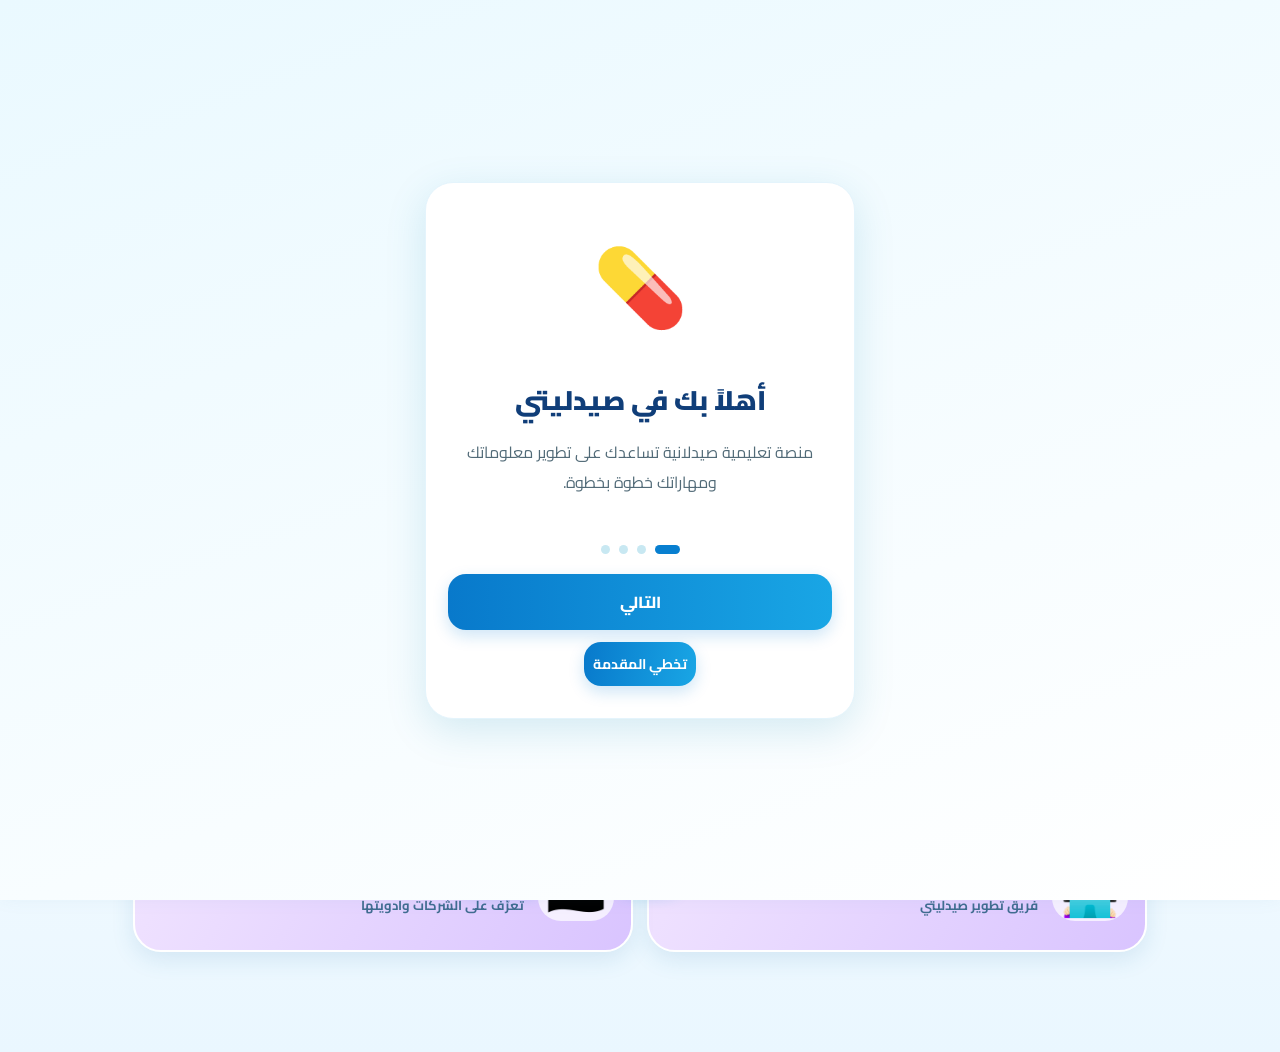
<file: index.html>
<!DOCTYPE html>
<html lang="ar" dir="rtl">
<head>
<meta charset="UTF-8">
<meta name="viewport" content="width=device-width, initial-scale=1.0">
<meta name="theme-color" content="#eaf7ff">
<title>صيدليتي | تعلّم، تدرّب، وحقق هدفك</title>
<style>
@import url('https://fonts.googleapis.com/css2?family=Cairo:wght@400;600;700;800;900&display=swap');
:root{--navy:#103b70;--blue:#087fd0;--sky:#e8f6ff;--ink:#153b68}
*{box-sizing:border-box}body{margin:0;background:linear-gradient(180deg,#dff2ff,#f8fcff 45%,#eaf7ff);font-family:'Cairo',Tahoma,Arial,sans-serif;color:var(--ink);min-height:100vh}
.app{max-width:1050px;margin:auto;padding:18px 18px 100px}
.top{display:flex;align-items:center;justify-content:space-between;gap:12px}
.round{width:48px;height:48px;border:0;border-radius:50%;background:#fff;box-shadow:0 5px 18px #7dbce555;color:#124d83;font-size:22px}
.brand{display:flex;align-items:center;gap:10px}.brand-mark{font-size:48px;filter:drop-shadow(0 5px 4px #5aa8d555)}.brand h1{font-size:clamp(30px,5vw,48px);margin:0;color:#103e79;font-weight:900;letter-spacing:-1px}.tag{margin:-5px 0 0;color:#087ac8;font-weight:800;font-size:14px;text-align:center}
.hero{margin:18px 0 20px;border-radius:32px;padding:22px 26px;min-height:220px;display:flex;align-items:center;justify-content:space-between;gap:16px;overflow:hidden;position:relative;background:linear-gradient(115deg,#c7eaff,#fff 55%,#d9f1ff);box-shadow:0 12px 28px #5ba9dc30;border:1px solid #fff}
.hero:after{content:"";position:absolute;width:260px;height:260px;border-radius:50%;background:#8bd5ff44;left:-80px;top:-90px}
.hero-copy{position:relative;z-index:1;max-width:560px}.eyebrow{font-size:15px;color:#267eb8;font-weight:800}.hero h2{font-size:clamp(26px,4.5vw,42px);line-height:1.35;margin:4px 0;color:#113c70;font-weight:900}.hero h2 span{color:#0784d7}.hero p{margin:5px 0 14px;font-weight:700;color:#315e85}.cta{border:0;background:linear-gradient(90deg,#0879cb,#19a6e5);color:#fff;padding:10px 22px;border-radius:18px;font:800 15px 'Cairo';box-shadow:0 6px 14px #087fd044}
.mascot{width:180px;height:180px;flex:none;border-radius:48% 52% 45% 55%;display:grid;place-items:center;background:radial-gradient(circle at 35% 25%,#fff 0 14%,#bde7ff 55%,#82c9f4);font-size:112px;filter:drop-shadow(0 10px 7px #4c9cc555)}
.section-head{display:flex;align-items:center;justify-content:space-between;margin:20px 4px 12px}.section-head h3{margin:0;font-size:21px;font-weight:900}.section-head small{color:#5480a4;font-weight:700}
.tiles{display:grid;grid-template-columns:repeat(2,minmax(0,1fr));gap:14px}
.tile{position:relative;display:flex;align-items:center;gap:14px;min-height:126px;padding:17px;border-radius:25px;text-decoration:none;color:inherit;border:2px solid #ffffffc9;box-shadow:0 7px 18px #417da51b;transition:.18s;cursor:pointer}
.tile:active{transform:scale(.98)}.tile .art{width:76px;height:76px;display:grid;place-items:center;border-radius:22px;background:#ffffff9c;font-size:48px;flex:none}.tile h4{font-size:22px;margin:0 0 1px;font-weight:900}.tile p{margin:0;font-size:13px;font-weight:700;opacity:.8}.arrow{margin-right:auto;font-size:23px;font-weight:900}
.medicine{background:linear-gradient(120deg,#d9efff,#b6ddff);color:#104b86}.cases{background:linear-gradient(120deg,#e3f9df,#b8edb4);color:#17623d}.interactions{background:linear-gradient(120deg,#fff0cf,#ffdda0);color:#805017}.team{background:linear-gradient(120deg,#f1e4ff,#d9c4ff);color:#59378f}.mini-stats{display:grid;grid-template-columns:repeat(3,1fr);gap:10px;margin:18px 0}.stat{background:#fff;border:1px solid #d9efff;border-radius:18px;padding:12px;text-align:center;box-shadow:0 4px 14px #438bb01a}.stat b{display:block;font-size:21px;color:#087fd0}.stat span{font-size:12px;font-weight:700;color:#6485a2}
.bottom{position:fixed;z-index:5;bottom:0;left:0;right:0;background:#ffffffed;backdrop-filter:blur(12px);border-top:1px solid #d9edfa;display:flex;justify-content:center;gap:clamp(18px,7vw,80px);padding:9px 12px max(10px,env(safe-area-inset-bottom));box-shadow:0 -5px 20px #478ab01a}.navitem{border:0;background:none;color:#527493;font:700 12px 'Cairo';display:grid;gap:1px;justify-items:center;min-width:60px}.navitem strong{font-size:23px}.navitem.active{color:#087fd0}
.toast{position:fixed;bottom:82px;left:50%;transform:translateX(-50%);background:#123f70;color:#fff;padding:10px 18px;border-radius:14px;opacity:0;pointer-events:none;transition:.25s;font-size:13px;white-space:nowrap}.toast.show{opacity:1}
@media(max-width:600px){.app{padding:12px 12px 95px}.round{width:40px;height:40px}.brand-mark{font-size:37px}.hero{min-height:185px;padding:18px 16px}.mascot{width:112px;height:130px;font-size:76px}.hero p{font-size:13px}.tiles{gap:10px}.tile{min-height:112px;padding:12px;gap:9px;border-radius:20px}.tile .art{width:55px;height:58px;font-size:36px;border-radius:16px}.tile h4{font-size:17px}.tile p{font-size:11px}.arrow{font-size:18px}.study{min-height:100px}.study .art{width:60px}.section-head h3{font-size:18px}}
@media(max-width:380px){.mascot{width:88px;font-size:62px}.tile{gap:6px;padding:9px}.tile h4{font-size:15px}.tile .art{width:48px;font-size:31px}}

/* ===== مقدمة صيدليتي عند أول تشغيل ===== */
#onboarding{position:fixed;inset:0;z-index:99999;background:linear-gradient(160deg,#eaf9ff,#fff);display:flex;align-items:center;justify-content:center;padding:22px;font-family:'Cairo',Tahoma,Arial,sans-serif}
#onboarding.hidden{display:none}
.onboard-card{width:100%;max-width:430px;text-align:center;background:#fff;border-radius:28px;padding:32px 22px;box-shadow:0 12px 40px rgba(8,127,168,.15);border:1px solid #e4f4fc}
.onboard-icon{font-size:76px;margin-bottom:18px}
.onboard-card h2{color:#103e79;font-size:27px;margin:0 0 12px;font-weight:900}
.onboard-card p{color:#526b78;font-size:16px;line-height:1.9;min-height:88px;margin:0}
.intro-dots{display:flex;justify-content:center;gap:9px;margin:23px 0}
.intro-dot{width:9px;height:9px;border-radius:50%;background:#c8e8f2}
.intro-dot.active{width:25px;border-radius:10px;background:#087fd0}
.intro-buttons{display:flex;gap:10px;justify-content:center}
.intro-buttons button{border:0;border-radius:14px;padding:13px 22px;font:800 15px 'Cairo',Tahoma,Arial;cursor:pointer}
#introNext{background:linear-gradient(90deg,#0879cb,#19a6e5);color:#fff;flex:1}
#introBack{background:#eaf4f8;color:#087fa8}
#skipIntro{background:transparent;color:#78909c;margin-top:12px;border:0;padding:9px;font:700 14px 'Cairo',Tahoma,Arial}

</style>
 <link rel="stylesheet" href="theme.css">
<script src="theme.js" defer></script> 
  <link rel="stylesheet" href="./theme.css">
</head>
<body>

<div id="onboarding" aria-label="المقدمة التعريفية">
  <div class="onboard-card">
    <div class="onboard-icon" id="introEmoji">💊</div>
    <h2 id="introTitle">أهلاً بك في صيدليتي</h2>
    <p id="introText">رحلتك التعليمية في عالم الصيدلة تبدأ من هنا. تعلّم، اختبر معلوماتك، وطوّر مهاراتك الصيدلانية.</p>
    <div class="intro-dots">
      <span class="intro-dot active"></span><span class="intro-dot"></span>
      <span class="intro-dot"></span><span class="intro-dot"></span>
    </div>
    <div class="intro-buttons">
      <button id="introBack" type="button" style="display:none">السابق</button>
      <button id="introNext" type="button">التالي</button>
    </div>
    <button id="skipIntro" type="button">تخطي المقدمة</button>
  </div>
</div>

<main class="app">
  <header class="top">
    <a class="round" href="settings.html" aria-label="الإعدادات" title="الإعدادات" style="display:grid;place-items:center;text-decoration:none">⚙️</a>
    <div>
      <div class="brand"><span class="brand-mark">💊</span><h1>صيدليتي</h1></div>
      <div class="tag">تعلّم .. تدرّب .. وحقق هدفك</div>
    </div>
    <button class="round" aria-label="الإشعارات" onclick="notify('لا توجد إشعارات جديدة')">🔔</button>
  </header>

  <section class="hero">
    <div class="hero-copy">
      <div class="eyebrow">مرحباً بك في عالم التميّز</div>
      <h2>خطوتك اليوم تقرّبك من أن تصبح <span>صيدلانياً مبدعاً</span></h2>
      <p>تعلّم المعلومة، اختبر نفسك، وتقدّم بثقة.</p>
      <button class="cta" onclick="document.getElementById('learning').scrollIntoView({behavior:'smooth'})">ابدأ رحلتك ←</button>
    </div>
    <div class="mascot" aria-label="شخصية صيدلانية">👩🏻‍⚕️</div>
  </section>

  <div class="section-head" id="learning"><h3>ماذا تريد أن تتعلّم اليوم؟</h3><small>اختر وجهتك</small></div>
  <section class="tiles">
    <a class="tile medicine" href="drugs.html"><div class="art">💊</div><div><h4>الأدوية</h4><p>مكتبة دوائية شاملة</p></div><span class="arrow">❯</span></a>
    <a class="tile cases" href="cases.html"><div class="art">🩺</div><div><h4>الكيسات</h4><p>تدرّب على الحالات السريرية</p></div><span class="arrow">❯</span></a>
    <a class="tile interactions" href="interactions.html"><div class="art">⚗️</div><div><h4>التداخلات الدوائية</h4><p>اكتشف التداخلات بين الأدوية</p></div><span class="arrow">❯</span></a>
    <a class="tile comparison" href="comparison.html">
  <div class="art">⚖️</div>
  <div>
    <h4>خارطة المقارنة</h4>
    <p>قارن بين دواءين بالتفصيل</p>
  </div>
  <span class="arrow">❯</span>
</a>
    <a class="tile team" href="programmers.html"><div class="art">👩🏻‍💻</div><div><h4>المبرمجين</h4><p>فريق تطوير صيدليتي</p></div><span class="arrow">❯</span></a>
    <a class="tile team" href="companies.html">
  <div class="art">🇮🇶</div>
  <div>
    <h4>الشركات الدوائية العراقية</h4>
    <p>تعرّف على الشركات وأدويتها</p>
  </div>
  <span class="arrow">❯</span>
</a>
  </section>

</main>
<nav class="bottom" aria-label="التنقل الرئيسي">
  <a class="navitem active" href="index.html"><strong>⌂</strong>الرئيسية</a>
  <button class="navitem" onclick="notify('قسم المفضلة قيد التجهيز')"><strong>★</strong>المفضلة</button>
  <button class="navitem" onclick="notify('صيدليتي — منصة تعليمية صيدلانية')"><strong>ⓘ</strong>حول التطبيق</button>
</nav>
<div class="toast" id="toast" role="status"></div>
<script>
function notify(msg){const t=document.getElementById('toast');t.textContent=msg;t.classList.add('show');setTimeout(()=>t.classList.remove('show'),2200)}

/* ===== مقدمة تظهر في أول زيارة فقط ===== */
(function(){
  const slides=[
    {emoji:"💊",title:"أهلاً بك في صيدليتي",text:"منصة تعليمية صيدلانية تساعدك على تطوير معلوماتك ومهاراتك خطوة بخطوة."},
    {emoji:"📚",title:"مكتبة الأدوية",text:"تعرّف على الأدوية واستخداماتها وتصنيفاتها حسب أجهزة الجسم بطريقة سهلة ومنظمة."},
    {emoji:"🩺",title:"الكيسات الصيدلانية",text:"تدرّب على الحالات السريرية، وأجب عن الأسئلة لتقوية تفكيرك الصيدلاني."},
    {emoji:"🎓",title:"مستقبلك يبدأ هنا",text:"اجعل صيدليتي رفيقك في رحلة التعلم والتطور لتصبح صيدلانياً أكثر كفاءة."}
  ];
  const overlay=document.getElementById("onboarding");
  const emoji=document.getElementById("introEmoji");
  const title=document.getElementById("introTitle");
  const description=document.getElementById("introText");
  const dots=document.querySelectorAll("#onboarding .intro-dot");
  const next=document.getElementById("introNext");
  const back=document.getElementById("introBack");
  const skip=document.getElementById("skipIntro");
  let current=0;
  function finish(){
    overlay.classList.add("hidden");
    try{localStorage.setItem("saydalati_intro_seen","true");}catch(e){}
  }
  function render(){
    emoji.textContent=slides[current].emoji;
    title.textContent=slides[current].title;
    description.textContent=slides[current].text;
    dots.forEach((dot,i)=>dot.classList.toggle("active",i===current));
    back.style.display=current===0?"none":"inline-block";
    next.textContent=current===slides.length-1?"ابدأ رحلتك":"التالي";
  }
  next.addEventListener("click",function(){
    if(current<slides.length-1){current++;render();}else{finish();}
  });
  back.addEventListener("click",function(){if(current>0){current--;render();}});
  skip.addEventListener("click",finish);
  let seen=false;
  try{seen=localStorage.getItem("saydalati_intro_seen")==="true";}catch(e){}
  if(seen){overlay.classList.add("hidden");}else{render();}
})();

</script>
  <style>
#introScreen {
  position: fixed;
  inset: 0;
  z-index: 99999;
  background: linear-gradient(160deg,#eaf9ff,#ffffff,#d9f3ff);
  display: flex;
  align-items: center;
  justify-content: center;
  padding: 22px;
  font-family: Arial, sans-serif;
  direction: rtl;
}
#introScreen.hidden { display:none; }
.intro-card {
  width:100%;
  max-width:420px;
  text-align:center;
  background:white;
  border-radius:28px;
  padding:30px 22px;
  box-shadow:0 12px 35px #087fa822;
}
.intro-icon {
  font-size:75px;
  margin:15px;
}
.intro-card h2 {
  color:#087fa8;
  font-size:27px;
}
.intro-card p {
  color:#536777;
  font-size:17px;
  line-height:1.9;
  min-height:65px;
}
.intro-dots {
  color:#20b8d5;
  letter-spacing:8px;
  margin:20px;
}
.intro-buttons {
  display:flex;
  gap:10px;
  justify-content:center;
  flex-wrap:wrap;
}
.intro-buttons button {
  border:0;
  border-radius:15px;
  padding:13px 22px;
  font-size:16px;
  cursor:pointer;
}
#introNext,#introStart {
  background:#087fa8;
  color:white;
}
#introSkip,#introPrev {
  background:#eaf9ff;
  color:#087fa8;
}
</style>

<div id="introScreen" class="hidden">
  <div class="intro-card">
    <div class="intro-icon" id="introIcon">💊</div>
    <h2 id="introTitle">أهلاً بك في صيدليتي</h2>
    <p id="introText">رحلتك التعليمية في عالم الصيدلة تبدأ من هنا.</p>

    <div class="intro-dots" id="introDots">● ○ ○ ○</div>

    <div class="intro-buttons">

</body>
</html>
</file>
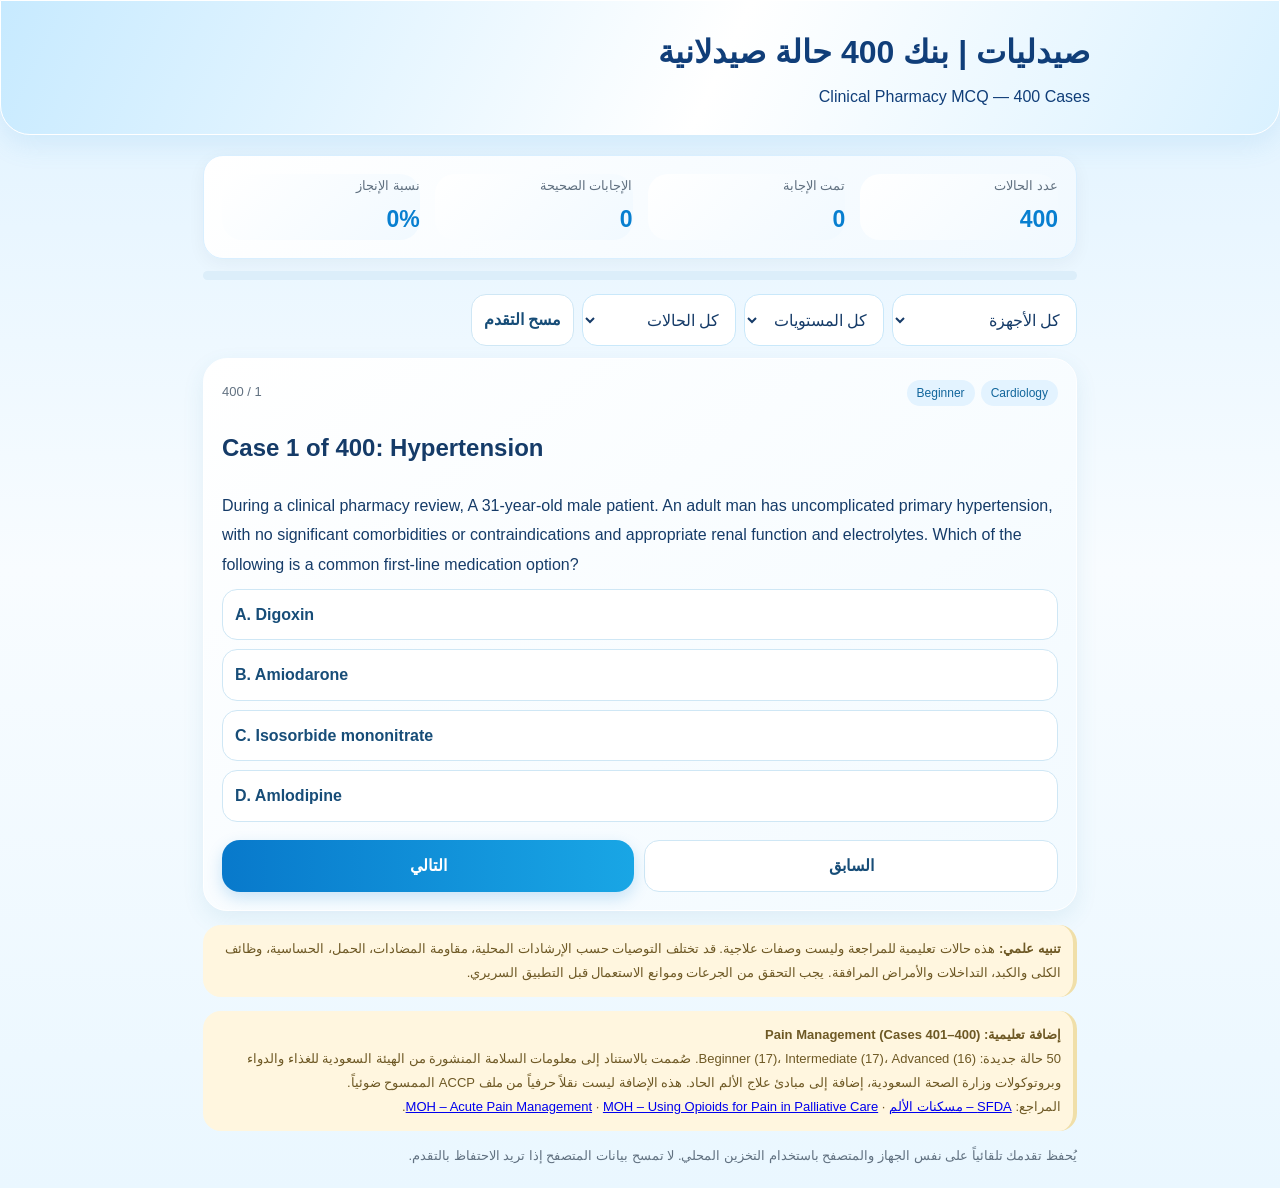
<file: cases.html>
<!doctype html>
<html lang="ar" dir="rtl"><head><meta charset="utf-8"><meta name="viewport" content="width=device-width,initial-scale=1">
<title>صيدليات | 400 حالة صيدلانية</title>
<style>
*{box-sizing:border-box}body{margin:0;background:#f3f6fa;color:#182638;font:16px Tahoma,Arial;line-height:1.85}
header{background:#155c78;color:white;padding:22px}main{max-width:900px;margin:20px auto;padding:0 13px}
.card,.stats{background:white;border:1px solid #e1e8ef;border-radius:16px;padding:18px;box-shadow:0 5px 18px #17334a0c}
.filters{display:flex;gap:8px;flex-wrap:wrap;margin-bottom:12px}select,button{font:inherit;padding:10px 12px;border-radius:10px;border:1px solid #dce5ec}
button{cursor:pointer;background:#176b87;color:white;border:0;font-weight:bold}.opt{display:block;width:100%;text-align:left;direction:ltr;margin:9px 0;background:white;color:#182638;border:1px solid #dce5ec}
.opt.correct{background:#eaf8ef;border:2px solid #19834c}.opt.wrong{background:#fff0f0;border:2px solid #c33}.opt:disabled{cursor:default;opacity:1}
.pill{display:inline-block;background:#eaf3f7;color:#15566d;border-radius:20px;padding:2px 10px;font-size:12px;margin-left:6px}
.feedback{display:none;background:#f1f6f8;padding:13px;border-radius:10px;margin-top:14px}.feedback.show{display:block}
.actions{display:flex;justify-content:space-between;margin-top:18px;gap:10px}.actions button{flex:1}.secondary{background:#e8f0f4;color:#15566d}
.note{background:#fff7e5;border-right:4px solid #d39a2d;padding:12px;margin-top:14px;border-radius:8px;font-size:13px}
.stats{display:flex;gap:15px;flex-wrap:wrap;margin-bottom:12px}.stat{flex:1;min-width:100px}.num{font-size:23px;font-weight:bold;color:#155c78}
.progress{height:9px;background:#e7edf2;border-radius:9px;overflow:hidden;margin-top:7px}.bar{height:100%;background:#1b8a63;width:0}
.small{font-size:13px;color:#617181}.topline{display:flex;justify-content:space-between;gap:8px;flex-wrap:wrap;align-items:center}
@media(max-width:550px){.card{padding:14px}header{padding:18px}}
</style>
<link rel="stylesheet" href="./theme.css">
<script src="./theme.js" defer></script>
</head><body>
<header><main style="margin:0 auto;padding:0"><h1 style="margin:0">صيدليات | بنك 400 حالة صيدلانية</h1><div>Clinical Pharmacy MCQ — 400 Cases</div></main></header>
<main>
<div class="stats">
 <div class="stat"><div class="small">عدد الحالات</div><div class="num" id="total">400</div></div>
 <div class="stat"><div class="small">تمت الإجابة</div><div class="num" id="done">0</div></div>
 <div class="stat"><div class="small">الإجابات الصحيحة</div><div class="num" id="score">0</div></div>
 <div class="stat"><div class="small">نسبة الإنجاز</div><div class="num" id="percent">0%</div></div>
</div>
<div class="progress"><div class="bar" id="bar"></div></div>
<div class="filters" style="margin-top:14px">
<select id="sys"><option value="all">كل الأجهزة</option></select>
<select id="lvl"><option value="all">كل المستويات</option><option>Beginner</option><option>Intermediate</option><option>Advanced</option></select>
<select id="mode"><option value="all">كل الحالات</option><option value="unanswered">غير المجابة فقط</option><option value="answered">المجابة فقط</option><option value="wrong">الأخطاء فقط</option></select>
<button class="secondary" id="reset">مسح التقدم</button>
</div>
<section class="card">
<div class="topline"><div><span class="pill" id="system"></span><span class="pill" id="level"></span></div><span class="small" id="count"></span></div>
<h2 id="title" dir="ltr" style="text-align:left"></h2><div id="scenario" dir="ltr" style="text-align:left"></div><div id="choices"></div>
<div class="feedback" id="feedback"></div>
<div class="actions"><button class="secondary" id="prev">السابق</button><button id="next">التالي</button></div>
</section>
<div class="note"><b>تنبيه علمي:</b> هذه حالات تعليمية للمراجعة وليست وصفات علاجية. قد تختلف التوصيات حسب الإرشادات المحلية، مقاومة المضادات، الحمل، الحساسية، وظائف الكلى والكبد، التداخلات والأمراض المرافقة. يجب التحقق من الجرعات وموانع الاستعمال قبل التطبيق السريري.</div>
<div class="note"><strong>إضافة تعليمية: Pain Management (Cases 401–400)</strong><br>
50 حالة جديدة: Beginner (17)، Intermediate (17)، Advanced (16). صُممت بالاستناد إلى معلومات السلامة المنشورة من الهيئة السعودية للغذاء والدواء وبروتوكولات وزارة الصحة السعودية، إضافة إلى مبادئ علاج الألم الحاد. هذه الإضافة ليست نقلاً حرفياً من ملف ACCP الممسوح ضوئياً.<br>
المراجع: <a href="https://www.sfda.gov.sa/ar/awarenessarticle/مسكنات-الألم" target="_blank" rel="noopener">SFDA – مسكنات الألم</a> ·
<a href="https://www.moh.gov.sa/Ministry/MediaCenter/Publications/Documents/Protocol-001.pdf" target="_blank" rel="noopener">MOH – Acute Pain Management</a> ·
<a href="https://www.moh.gov.sa/Ministry/MediaCenter/Publications/Documents/Protocol-010.pdf" target="_blank" rel="noopener">MOH – Using Opioids for Pain in Palliative Care</a>.
</div>
<p class="small">يُحفظ تقدمك تلقائياً على نفس الجهاز والمتصفح باستخدام التخزين المحلي. لا تمسح بيانات المتصفح إذا تريد الاحتفاظ بالتقدم.</p>
</main>
<script>
const data=[{"id":1,"s":"Cardiology","l":"Beginner","t":"Hypertension","q":"During a clinical pharmacy review, A 31-year-old male patient. An adult man has uncomplicated primary hypertension, with no significant comorbidities or contraindications and appropriate renal function and electrolytes. Which of the following is a common first-line medication option?","o":["Digoxin","Amiodarone","Isosorbide mononitrate","Amlodipine"],"a":3,"e":"Amlodipine من حاصرات قنوات الكالسيوم طويلة المفعول ويُستخدم لعلاج ارتفاع الضغط. Digoxin وAmiodarone لهما استعمالات قلبية مختلفة، والنترات ليست علاجاً أساسياً لارتفاع الضغط."},{"id":2,"s":"Cardiology","l":"Beginner","t":"Post-MI lipid lowering","q":"After assessing the patient and ruling out major contraindications, A 69-year-old male patient. A patient with a previous myocardial infarction needs intensive LDL-lowering therapy for secondary prevention and has no contraindication to statins. Which medication would you choose?","o":["Fenofibrate","Ezetimibe","Colesevelam","Atorvastatin"],"a":3,"e":"Atorvastatin بجرعة عالية الشدة خيار شائع بعد المتلازمة التاجية الحادة لخفض LDL وتقليل الأحداث. البدائل قد تُضاف أو تُستخدم في حالات أخرى لكنها ليست بديلاً أولياً مكافئاً هنا."},{"id":3,"s":"Cardiology","l":"Beginner","t":"Hypertension","q":"During a clinical pharmacy review, A 66-year-old female patient. A patient with a previous myocardial infarction needs intensive LDL-lowering therapy for secondary prevention and has no contraindication to statins. Which medication would you choose?","o":["Digoxin","Amiodarone","Isosorbide mononitrate","Amlodipine"],"a":3,"e":"Amlodipine من حاصرات قنوات الكالسيوم طويلة المفعول ويُستخدم لعلاج ارتفاع الضغط. Digoxin وAmiodarone لهما استعمالات قلبية مختلفة، والنترات ليست علاجاً أساسياً لارتفاع الضغط."},{"id":4,"s":"Cardiology","l":"Beginner","t":"Hypertension","q":"During a clinical pharmacy review, A 43-year-old male patient. A patient with a previous myocardial infarction needs intensive LDL-lowering therapy for secondary prevention and has no contraindication to statins. Which medication would you choose?","o":["Digoxin","Amiodarone","Isosorbide mononitrate","Amlodipine"],"a":3,"e":"Amlodipine من حاصرات قنوات الكالسيوم طويلة المفعول ويُستخدم لعلاج ارتفاع الضغط. Digoxin وAmiodarone لهما استعمالات قلبية مختلفة، والنترات ليست علاجاً أساسياً لارتفاع الضغط."},{"id":5,"s":"Cardiology","l":"Beginner","t":"Post-MI lipid lowering","q":"After assessing the patient and ruling out major contraindications, A 23-year-old male patient. A patient with a previous myocardial infarction needs intensive LDL-lowering therapy for secondary prevention and has no contraindication to statins. Which medication would you choose?","o":["Fenofibrate","Ezetimibe","Colesevelam","Atorvastatin"],"a":3,"e":"Atorvastatin بجرعة عالية الشدة خيار شائع بعد المتلازمة التاجية الحادة لخفض LDL وتقليل الأحداث. البدائل قد تُضاف أو تُستخدم في حالات أخرى لكنها ليست بديلاً أولياً مكافئاً هنا."},{"id":6,"s":"Cardiology","l":"Beginner","t":"Hypertension","q":"During a clinical pharmacy review, A 20-year-old female patient. A patient with a previous myocardial infarction needs intensive LDL-lowering therapy for secondary prevention and has no contraindication to statins. Which medication would you choose?","o":["Digoxin","Amiodarone","Isosorbide mononitrate","Amlodipine"],"a":3,"e":"Amlodipine من حاصرات قنوات الكالسيوم طويلة المفعول ويُستخدم لعلاج ارتفاع الضغط. Digoxin وAmiodarone لهما استعمالات قلبية مختلفة، والنترات ليست علاجاً أساسياً لارتفاع الضغط."},{"id":7,"s":"Cardiology","l":"Beginner","t":"Post-MI lipid lowering","q":"After assessing the patient and ruling out major contraindications, A 58-year-old female patient. A patient with a previous myocardial infarction needs intensive LDL-lowering therapy for secondary prevention and has no contraindication to statins. Which medication would you choose?","o":["Fenofibrate","Ezetimibe","Colesevelam","Atorvastatin"],"a":3,"e":"Atorvastatin بجرعة عالية الشدة خيار شائع بعد المتلازمة التاجية الحادة لخفض LDL وتقليل الأحداث. البدائل قد تُضاف أو تُستخدم في حالات أخرى لكنها ليست بديلاً أولياً مكافئاً هنا."},{"id":8,"s":"Cardiology","l":"Beginner","t":"Hypertension","q":"During a clinical pharmacy review, A 55-year-old male patient. A patient with a previous myocardial infarction needs intensive LDL-lowering therapy for secondary prevention and has no contraindication to statins. Which medication would you choose?","o":["Digoxin","Amiodarone","Isosorbide mononitrate","Amlodipine"],"a":3,"e":"Amlodipine من حاصرات قنوات الكالسيوم طويلة المفعول ويُستخدم لعلاج ارتفاع الضغط. Digoxin وAmiodarone لهما استعمالات قلبية مختلفة، والنترات ليست علاجاً أساسياً لارتفاع الضغط."},{"id":9,"s":"Cardiology","l":"Beginner","t":"Post-MI lipid lowering","q":"After assessing the patient and ruling out major contraindications, A 35-year-old male patient. A patient with a previous myocardial infarction needs intensive LDL-lowering therapy for secondary prevention and has no contraindication to statins. Which medication would you choose?","o":["Fenofibrate","Ezetimibe","Colesevelam","Atorvastatin"],"a":3,"e":"Atorvastatin بجرعة عالية الشدة خيار شائع بعد المتلازمة التاجية الحادة لخفض LDL وتقليل الأحداث. البدائل قد تُضاف أو تُستخدم في حالات أخرى لكنها ليست بديلاً أولياً مكافئاً هنا."},{"id":10,"s":"Cardiology","l":"Beginner","t":"Post-MI lipid lowering","q":"After assessing the patient and ruling out major contraindications, A 70-year-old female patient. A patient with a previous myocardial infarction needs intensive LDL-lowering therapy for secondary prevention and has no contraindication to statins. Which medication would you choose?","o":["Fenofibrate","Ezetimibe","Colesevelam","Atorvastatin"],"a":3,"e":"Atorvastatin بجرعة عالية الشدة خيار شائع بعد المتلازمة التاجية الحادة لخفض LDL وتقليل الأحداث. البدائل قد تُضاف أو تُستخدم في حالات أخرى لكنها ليست بديلاً أولياً مكافئاً هنا."},{"id":11,"s":"Cardiology","l":"Beginner","t":"Hypertension","q":"During a clinical pharmacy review, A 67-year-old male patient. A patient with a previous myocardial infarction needs intensive LDL-lowering therapy for secondary prevention and has no contraindication to statins. Which medication would you choose?","o":["Digoxin","Amiodarone","Isosorbide mononitrate","Amlodipine"],"a":3,"e":"Amlodipine من حاصرات قنوات الكالسيوم طويلة المفعول ويُستخدم لعلاج ارتفاع الضغط. Digoxin وAmiodarone لهما استعمالات قلبية مختلفة، والنترات ليست علاجاً أساسياً لارتفاع الضغط."},{"id":12,"s":"Cardiology","l":"Beginner","t":"Post-MI lipid lowering","q":"After assessing the patient and ruling out major contraindications, A 47-year-old male patient. A patient with a previous myocardial infarction needs intensive LDL-lowering therapy for secondary prevention and has no contraindication to statins. Which medication would you choose?","o":["Fenofibrate","Ezetimibe","Colesevelam","Atorvastatin"],"a":3,"e":"Atorvastatin بجرعة عالية الشدة خيار شائع بعد المتلازمة التاجية الحادة لخفض LDL وتقليل الأحداث. البدائل قد تُضاف أو تُستخدم في حالات أخرى لكنها ليست بديلاً أولياً مكافئاً هنا."},{"id":13,"s":"Cardiology","l":"Beginner","t":"Hypertension","q":"During a clinical pharmacy review, A 44-year-old female patient. A patient with a previous myocardial infarction needs intensive LDL-lowering therapy for secondary prevention and has no contraindication to statins. Which medication would you choose?","o":["Digoxin","Amiodarone","Isosorbide mononitrate","Amlodipine"],"a":3,"e":"Amlodipine من حاصرات قنوات الكالسيوم طويلة المفعول ويُستخدم لعلاج ارتفاع الضغط. Digoxin وAmiodarone لهما استعمالات قلبية مختلفة، والنترات ليست علاجاً أساسياً لارتفاع الضغط."},{"id":14,"s":"Cardiology","l":"Beginner","t":"Post-MI lipid lowering","q":"After assessing the patient and ruling out major contraindications, A 24-year-old female patient. A patient with a previous myocardial infarction needs intensive LDL-lowering therapy for secondary prevention and has no contraindication to statins. Which medication would you choose?","o":["Fenofibrate","Ezetimibe","Colesevelam","Atorvastatin"],"a":3,"e":"Atorvastatin بجرعة عالية الشدة خيار شائع بعد المتلازمة التاجية الحادة لخفض LDL وتقليل الأحداث. البدائل قد تُضاف أو تُستخدم في حالات أخرى لكنها ليست بديلاً أولياً مكافئاً هنا."},{"id":15,"s":"Cardiology","l":"Beginner","t":"Hypertension","q":"During a clinical pharmacy review, A 21-year-old male patient. A patient with a previous myocardial infarction needs intensive LDL-lowering therapy for secondary prevention and has no contraindication to statins. Which medication would you choose?","o":["Digoxin","Amiodarone","Isosorbide mononitrate","Amlodipine"],"a":3,"e":"Amlodipine من حاصرات قنوات الكالسيوم طويلة المفعول ويُستخدم لعلاج ارتفاع الضغط. Digoxin وAmiodarone لهما استعمالات قلبية مختلفة، والنترات ليست علاجاً أساسياً لارتفاع الضغط."},{"id":16,"s":"Cardiology","l":"Beginner","t":"Post-MI lipid lowering","q":"After assessing the patient and ruling out major contraindications, A 59-year-old male patient. A patient with a previous myocardial infarction needs intensive LDL-lowering therapy for secondary prevention and has no contraindication to statins. Which medication would you choose?","o":["Fenofibrate","Ezetimibe","Colesevelam","Atorvastatin"],"a":3,"e":"Atorvastatin بجرعة عالية الشدة خيار شائع بعد المتلازمة التاجية الحادة لخفض LDL وتقليل الأحداث. البدائل قد تُضاف أو تُستخدم في حالات أخرى لكنها ليست بديلاً أولياً مكافئاً هنا."},{"id":17,"s":"Cardiology","l":"Beginner","t":"Post-MI lipid lowering","q":"After assessing the patient and ruling out major contraindications, A 36-year-old female patient. A patient with a previous myocardial infarction needs intensive LDL-lowering therapy for secondary prevention and has no contraindication to statins. Which medication would you choose?","o":["Fenofibrate","Ezetimibe","Colesevelam","Atorvastatin"],"a":3,"e":"Atorvastatin بجرعة عالية الشدة خيار شائع بعد المتلازمة التاجية الحادة لخفض LDL وتقليل الأحداث. البدائل قد تُضاف أو تُستخدم في حالات أخرى لكنها ليست بديلاً أولياً مكافئاً هنا."},{"id":18,"s":"Cardiology","l":"Beginner","t":"Hypertension","q":"During a clinical pharmacy review, A 33-year-old male patient. A patient with a previous myocardial infarction needs intensive LDL-lowering therapy for secondary prevention and has no contraindication to statins. Which medication would you choose?","o":["Digoxin","Amiodarone","Isosorbide mononitrate","Amlodipine"],"a":3,"e":"Amlodipine من حاصرات قنوات الكالسيوم طويلة المفعول ويُستخدم لعلاج ارتفاع الضغط. Digoxin وAmiodarone لهما استعمالات قلبية مختلفة، والنترات ليست علاجاً أساسياً لارتفاع الضغط."},{"id":19,"s":"Cardiology","l":"Beginner","t":"Post-MI lipid lowering","q":"After assessing the patient and ruling out major contraindications, A 71-year-old male patient. A patient with a previous myocardial infarction needs intensive LDL-lowering therapy for secondary prevention and has no contraindication to statins. Which medication would you choose?","o":["Fenofibrate","Ezetimibe","Colesevelam","Atorvastatin"],"a":3,"e":"Atorvastatin بجرعة عالية الشدة خيار شائع بعد المتلازمة التاجية الحادة لخفض LDL وتقليل الأحداث. البدائل قد تُضاف أو تُستخدم في حالات أخرى لكنها ليست بديلاً أولياً مكافئاً هنا."},{"id":20,"s":"Cardiology","l":"Intermediate","t":"HFrEF beta-blocker","q":"During an outpatient follow-up, A 44-year-old female patient. A stable patient has heart failure with reduced ejection fraction (HFrEF), is euvolemic, and has no contraindication to beta-blockers. Which medication has evidence of improving clinical outcomes?","o":["Carvedilol","Verapamil","Diltiazem","Propranolol"],"a":0,"e":"Carvedilol من حاصرات بيتا ذات الدليل على تحسين النتائج في HFrEF. Verapamil وDiltiazem قد يفاقمان القصور بسبب التأثير السلبي على الانقباض، وPropranolol ليس من الخيارات المثبتة لهذا الغرض."},{"id":21,"s":"Cardiology","l":"Intermediate","t":"Stable angina","q":"In a clinical training scenario, A 53-year-old female patient. A patient has stable angina and needs medication for relief of episodes as they occur. There are no contraindications to nitrates. Which medication is appropriate for rapid relief?","o":["Atorvastatin","Ranolazine","Nitroglycerin sublingual","Amlodipine"],"a":2,"e":"Nitroglycerin تحت اللسان يُستخدم لتخفيف نوبة الذبحة بسرعة. Amlodipine وRanolazine قد يُستخدمان للسيطرة المزمنة، وAtorvastatin لخفض الخطر القلبي الوعائي."},{"id":22,"s":"Cardiology","l":"Intermediate","t":"HFrEF beta-blocker","q":"During an outpatient follow-up, A 21-year-old male patient. A patient with a previous myocardial infarction needs intensive LDL-lowering therapy for secondary prevention and has no contraindication to statins. Which medication would you choose?","o":["Carvedilol","Verapamil","Diltiazem","Propranolol"],"a":0,"e":"Carvedilol من حاصرات بيتا ذات الدليل على تحسين النتائج في HFrEF. Verapamil وDiltiazem قد يفاقمان القصور بسبب التأثير السلبي على الانقباض، وPropranolol ليس من الخيارات المثبتة لهذا الغرض."},{"id":23,"s":"Cardiology","l":"Intermediate","t":"HFrEF beta-blocker","q":"During an outpatient follow-up, A 56-year-old female patient. A patient with a previous myocardial infarction needs intensive LDL-lowering therapy for secondary prevention and has no contraindication to statins. Which medication would you choose?","o":["Carvedilol","Verapamil","Diltiazem","Propranolol"],"a":0,"e":"Carvedilol من حاصرات بيتا ذات الدليل على تحسين النتائج في HFrEF. Verapamil وDiltiazem قد يفاقمان القصور بسبب التأثير السلبي على الانقباض، وPropranolol ليس من الخيارات المثبتة لهذا الغرض."},{"id":24,"s":"Cardiology","l":"Intermediate","t":"Stable angina","q":"In a clinical training scenario, A 65-year-old female patient. A patient with a previous myocardial infarction needs intensive LDL-lowering therapy for secondary prevention and has no contraindication to statins. Which medication would you choose?","o":["Atorvastatin","Ranolazine","Nitroglycerin sublingual","Amlodipine"],"a":2,"e":"Nitroglycerin تحت اللسان يُستخدم لتخفيف نوبة الذبحة بسرعة. Amlodipine وRanolazine قد يُستخدمان للسيطرة المزمنة، وAtorvastatin لخفض الخطر القلبي الوعائي."},{"id":25,"s":"Cardiology","l":"Intermediate","t":"HFrEF beta-blocker","q":"During an outpatient follow-up, A 33-year-old male patient. A patient with a previous myocardial infarction needs intensive LDL-lowering therapy for secondary prevention and has no contraindication to statins. Which medication would you choose?","o":["Carvedilol","Verapamil","Diltiazem","Propranolol"],"a":0,"e":"Carvedilol من حاصرات بيتا ذات الدليل على تحسين النتائج في HFrEF. Verapamil وDiltiazem قد يفاقمان القصور بسبب التأثير السلبي على الانقباض، وPropranolol ليس من الخيارات المثبتة لهذا الغرض."},{"id":26,"s":"Cardiology","l":"Intermediate","t":"Stable angina","q":"In a clinical training scenario, A 42-year-old male patient. A patient with a previous myocardial infarction needs intensive LDL-lowering therapy for secondary prevention and has no contraindication to statins. Which medication would you choose?","o":["Atorvastatin","Ranolazine","Nitroglycerin sublingual","Amlodipine"],"a":2,"e":"Nitroglycerin تحت اللسان يُستخدم لتخفيف نوبة الذبحة بسرعة. Amlodipine وRanolazine قد يُستخدمان للسيطرة المزمنة، وAtorvastatin لخفض الخطر القلبي الوعائي."},{"id":27,"s":"Cardiology","l":"Intermediate","t":"HFrEF beta-blocker","q":"During an outpatient follow-up, A 68-year-old female patient. A patient with a previous myocardial infarction needs intensive LDL-lowering therapy for secondary prevention and has no contraindication to statins. Which medication would you choose?","o":["Carvedilol","Verapamil","Diltiazem","Propranolol"],"a":0,"e":"Carvedilol من حاصرات بيتا ذات الدليل على تحسين النتائج في HFrEF. Verapamil وDiltiazem قد يفاقمان القصور بسبب التأثير السلبي على الانقباض، وPropranolol ليس من الخيارات المثبتة لهذا الغرض."},{"id":28,"s":"Cardiology","l":"Intermediate","t":"Stable angina","q":"In a clinical training scenario, A 19-year-old female patient. A patient with a previous myocardial infarction needs intensive LDL-lowering therapy for secondary prevention and has no contraindication to statins. Which medication would you choose?","o":["Atorvastatin","Ranolazine","Nitroglycerin sublingual","Amlodipine"],"a":2,"e":"Nitroglycerin تحت اللسان يُستخدم لتخفيف نوبة الذبحة بسرعة. Amlodipine وRanolazine قد يُستخدمان للسيطرة المزمنة، وAtorvastatin لخفض الخطر القلبي الوعائي."},{"id":29,"s":"Cardiology","l":"Intermediate","t":"Stable angina","q":"In a clinical training scenario, A 54-year-old male patient. A patient with a previous myocardial infarction needs intensive LDL-lowering therapy for secondary prevention and has no contraindication to statins. Which medication would you choose?","o":["Atorvastatin","Ranolazine","Nitroglycerin sublingual","Amlodipine"],"a":2,"e":"Nitroglycerin تحت اللسان يُستخدم لتخفيف نوبة الذبحة بسرعة. Amlodipine وRanolazine قد يُستخدمان للسيطرة المزمنة، وAtorvastatin لخفض الخطر القلبي الوعائي."},{"id":30,"s":"Cardiology","l":"Intermediate","t":"HFrEF beta-blocker","q":"During an outpatient follow-up, A 22-year-old female patient. A patient with a previous myocardial infarction needs intensive LDL-lowering therapy for secondary prevention and has no contraindication to statins. Which medication would you choose?","o":["Carvedilol","Verapamil","Diltiazem","Propranolol"],"a":0,"e":"Carvedilol من حاصرات بيتا ذات الدليل على تحسين النتائج في HFrEF. Verapamil وDiltiazem قد يفاقمان القصور بسبب التأثير السلبي على الانقباض، وPropranolol ليس من الخيارات المثبتة لهذا الغرض."},{"id":31,"s":"Cardiology","l":"Intermediate","t":"Stable angina","q":"In a clinical training scenario, A 31-year-old female patient. A patient with a previous myocardial infarction needs intensive LDL-lowering therapy for secondary prevention and has no contraindication to statins. Which medication would you choose?","o":["Atorvastatin","Ranolazine","Nitroglycerin sublingual","Amlodipine"],"a":2,"e":"Nitroglycerin تحت اللسان يُستخدم لتخفيف نوبة الذبحة بسرعة. Amlodipine وRanolazine قد يُستخدمان للسيطرة المزمنة، وAtorvastatin لخفض الخطر القلبي الوعائي."},{"id":32,"s":"Cardiology","l":"Intermediate","t":"HFrEF beta-blocker","q":"During an outpatient follow-up, A 57-year-old male patient. A patient with a previous myocardial infarction needs intensive LDL-lowering therapy for secondary prevention and has no contraindication to statins. Which medication would you choose?","o":["Carvedilol","Verapamil","Diltiazem","Propranolol"],"a":0,"e":"Carvedilol من حاصرات بيتا ذات الدليل على تحسين النتائج في HFrEF. Verapamil وDiltiazem قد يفاقمان القصور بسبب التأثير السلبي على الانقباض، وPropranolol ليس من الخيارات المثبتة لهذا الغرض."},{"id":33,"s":"Cardiology","l":"Intermediate","t":"Stable angina","q":"In a clinical training scenario, A 66-year-old male patient. A patient with a previous myocardial infarction needs intensive LDL-lowering therapy for secondary prevention and has no contraindication to statins. Which medication would you choose?","o":["Atorvastatin","Ranolazine","Nitroglycerin sublingual","Amlodipine"],"a":2,"e":"Nitroglycerin تحت اللسان يُستخدم لتخفيف نوبة الذبحة بسرعة. Amlodipine وRanolazine قد يُستخدمان للسيطرة المزمنة، وAtorvastatin لخفض الخطر القلبي الوعائي."},{"id":34,"s":"Cardiology","l":"Intermediate","t":"HFrEF beta-blocker","q":"During an outpatient follow-up, A 34-year-old female patient. A patient with a previous myocardial infarction needs intensive LDL-lowering therapy for secondary prevention and has no contraindication to statins. Which medication would you choose?","o":["Carvedilol","Verapamil","Diltiazem","Propranolol"],"a":0,"e":"Carvedilol من حاصرات بيتا ذات الدليل على تحسين النتائج في HFrEF. Verapamil وDiltiazem قد يفاقمان القصور بسبب التأثير السلبي على الانقباض، وPropranolol ليس من الخيارات المثبتة لهذا الغرض."},{"id":35,"s":"Cardiology","l":"Intermediate","t":"Stable angina","q":"In a clinical training scenario, A 43-year-old female patient. A patient with a previous myocardial infarction needs intensive LDL-lowering therapy for secondary prevention and has no contraindication to statins. Which medication would you choose?","o":["Atorvastatin","Ranolazine","Nitroglycerin sublingual","Amlodipine"],"a":2,"e":"Nitroglycerin تحت اللسان يُستخدم لتخفيف نوبة الذبحة بسرعة. Amlodipine وRanolazine قد يُستخدمان للسيطرة المزمنة، وAtorvastatin لخفض الخطر القلبي الوعائي."},{"id":36,"s":"Cardiology","l":"Intermediate","t":"Stable angina","q":"In a clinical training scenario, A 20-year-old male patient. A patient with a previous myocardial infarction needs intensive LDL-lowering therapy for secondary prevention and has no contraindication to statins. Which medication would you choose?","o":["Atorvastatin","Ranolazine","Nitroglycerin sublingual","Amlodipine"],"a":2,"e":"Nitroglycerin تحت اللسان يُستخدم لتخفيف نوبة الذبحة بسرعة. Amlodipine وRanolazine قد يُستخدمان للسيطرة المزمنة، وAtorvastatin لخفض الخطر القلبي الوعائي."},{"id":37,"s":"Cardiology","l":"Intermediate","t":"HFrEF beta-blocker","q":"During an outpatient follow-up, A 46-year-old female patient. A patient with a previous myocardial infarction needs intensive LDL-lowering therapy for secondary prevention and has no contraindication to statins. Which medication would you choose?","o":["Carvedilol","Verapamil","Diltiazem","Propranolol"],"a":0,"e":"Carvedilol من حاصرات بيتا ذات الدليل على تحسين النتائج في HFrEF. Verapamil وDiltiazem قد يفاقمان القصور بسبب التأثير السلبي على الانقباض، وPropranolol ليس من الخيارات المثبتة لهذا الغرض."},{"id":38,"s":"Cardiology","l":"Intermediate","t":"Stable angina","q":"In a clinical training scenario, A 55-year-old female patient. A patient with a previous myocardial infarction needs intensive LDL-lowering therapy for secondary prevention and has no contraindication to statins. Which medication would you choose?","o":["Atorvastatin","Ranolazine","Nitroglycerin sublingual","Amlodipine"],"a":2,"e":"Nitroglycerin تحت اللسان يُستخدم لتخفيف نوبة الذبحة بسرعة. Amlodipine وRanolazine قد يُستخدمان للسيطرة المزمنة، وAtorvastatin لخفض الخطر القلبي الوعائي."},{"id":39,"s":"Cardiology","l":"Advanced","t":"Atrial fibrillation anticoagulation","q":"During a medication review, A 68-year-old male patient. A patient has nonvalvular atrial fibrillation and requires stroke prevention. There is no mechanical heart valve or significant rheumatic mitral stenosis, and renal function permits use of a direct oral anticoagulant. Which option is appropriate?","o":["Ticagrelor","Apixaban","Clopidogrel","Aspirin"],"a":1,"e":"Apixaban مضاد تخثر فموي مباشر مناسب لكثير من مرضى الرجفان الأذيني غير الصمامي. مضادات الصفيحات ليست بديلاً مكافئاً لمضاد التخثر للوقاية من السكتة."},{"id":40,"s":"Cardiology","l":"Advanced","t":"Atrial fibrillation anticoagulation","q":"During a medication review, A 45-year-old female patient. A patient with a previous myocardial infarction needs intensive LDL-lowering therapy for secondary prevention and has no contraindication to statins. Which medication would you choose?","o":["Ticagrelor","Apixaban","Clopidogrel","Aspirin"],"a":1,"e":"Apixaban مضاد تخثر فموي مباشر مناسب لكثير من مرضى الرجفان الأذيني غير الصمامي. مضادات الصفيحات ليست بديلاً مكافئاً لمضاد التخثر للوقاية من السكتة."},{"id":41,"s":"Cardiology","l":"Advanced","t":"Atrial fibrillation anticoagulation","q":"During a medication review, A 22-year-old male patient. A patient with a previous myocardial infarction needs intensive LDL-lowering therapy for secondary prevention and has no contraindication to statins. Which medication would you choose?","o":["Ticagrelor","Apixaban","Clopidogrel","Aspirin"],"a":1,"e":"Apixaban مضاد تخثر فموي مباشر مناسب لكثير من مرضى الرجفان الأذيني غير الصمامي. مضادات الصفيحات ليست بديلاً مكافئاً لمضاد التخثر للوقاية من السكتة."},{"id":42,"s":"Cardiology","l":"Advanced","t":"Atrial fibrillation anticoagulation","q":"During a medication review, A 57-year-old female patient. A patient with a previous myocardial infarction needs intensive LDL-lowering therapy for secondary prevention and has no contraindication to statins. Which medication would you choose?","o":["Ticagrelor","Apixaban","Clopidogrel","Aspirin"],"a":1,"e":"Apixaban مضاد تخثر فموي مباشر مناسب لكثير من مرضى الرجفان الأذيني غير الصمامي. مضادات الصفيحات ليست بديلاً مكافئاً لمضاد التخثر للوقاية من السكتة."},{"id":43,"s":"Cardiology","l":"Advanced","t":"Atrial fibrillation anticoagulation","q":"During a medication review, A 34-year-old male patient. A patient with a previous myocardial infarction needs intensive LDL-lowering therapy for secondary prevention and has no contraindication to statins. Which medication would you choose?","o":["Ticagrelor","Apixaban","Clopidogrel","Aspirin"],"a":1,"e":"Apixaban مضاد تخثر فموي مباشر مناسب لكثير من مرضى الرجفان الأذيني غير الصمامي. مضادات الصفيحات ليست بديلاً مكافئاً لمضاد التخثر للوقاية من السكتة."},{"id":44,"s":"Cardiology","l":"Advanced","t":"Atrial fibrillation anticoagulation","q":"During a medication review, A 46-year-old male patient. A patient with a previous myocardial infarction needs intensive LDL-lowering therapy for secondary prevention and has no contraindication to statins. Which medication would you choose?","o":["Ticagrelor","Apixaban","Clopidogrel","Aspirin"],"a":1,"e":"Apixaban مضاد تخثر فموي مباشر مناسب لكثير من مرضى الرجفان الأذيني غير الصمامي. مضادات الصفيحات ليست بديلاً مكافئاً لمضاد التخثر للوقاية من السكتة."},{"id":45,"s":"Cardiology","l":"Advanced","t":"Atrial fibrillation anticoagulation","q":"During a medication review, A 23-year-old female patient. A patient with a previous myocardial infarction needs intensive LDL-lowering therapy for secondary prevention and has no contraindication to statins. Which medication would you choose?","o":["Ticagrelor","Apixaban","Clopidogrel","Aspirin"],"a":1,"e":"Apixaban مضاد تخثر فموي مباشر مناسب لكثير من مرضى الرجفان الأذيني غير الصمامي. مضادات الصفيحات ليست بديلاً مكافئاً لمضاد التخثر للوقاية من السكتة."},{"id":46,"s":"Cardiology","l":"Advanced","t":"Atrial fibrillation anticoagulation","q":"During a medication review, A 58-year-old male patient. A patient with a previous myocardial infarction needs intensive LDL-lowering therapy for secondary prevention and has no contraindication to statins. Which medication would you choose?","o":["Ticagrelor","Apixaban","Clopidogrel","Aspirin"],"a":1,"e":"Apixaban مضاد تخثر فموي مباشر مناسب لكثير من مرضى الرجفان الأذيني غير الصمامي. مضادات الصفيحات ليست بديلاً مكافئاً لمضاد التخثر للوقاية من السكتة."},{"id":47,"s":"Cardiology","l":"Advanced","t":"Atrial fibrillation anticoagulation","q":"During a medication review, A 35-year-old female patient. A patient with a previous myocardial infarction needs intensive LDL-lowering therapy for secondary prevention and has no contraindication to statins. Which medication would you choose?","o":["Ticagrelor","Apixaban","Clopidogrel","Aspirin"],"a":1,"e":"Apixaban مضاد تخثر فموي مباشر مناسب لكثير من مرضى الرجفان الأذيني غير الصمامي. مضادات الصفيحات ليست بديلاً مكافئاً لمضاد التخثر للوقاية من السكتة."},{"id":48,"s":"Cardiology","l":"Advanced","t":"Atrial fibrillation anticoagulation","q":"During a medication review, A 70-year-old male patient. A patient with a previous myocardial infarction needs intensive LDL-lowering therapy for secondary prevention and has no contraindication to statins. Which medication would you choose?","o":["Ticagrelor","Apixaban","Clopidogrel","Aspirin"],"a":1,"e":"Apixaban مضاد تخثر فموي مباشر مناسب لكثير من مرضى الرجفان الأذيني غير الصمامي. مضادات الصفيحات ليست بديلاً مكافئاً لمضاد التخثر للوقاية من السكتة."},{"id":49,"s":"Respiratory","l":"Beginner","t":"Asthma reliever","q":"During a clinical pharmacy review, A 34-year-old male patient. A patient with asthma is currently experiencing wheezing and bronchospasm and needs a rapid-acting bronchodilator according to the treatment plan. Which medication provides this effect?","o":["Tiotropium","Montelukast","Budesonide","Salbutamol"],"a":3,"e":"Salbutamol ناهض بيتا-2 قصير المفعول يسبب توسعاً قصبياً سريعاً. بقية الخيارات ليست موسعات إسعافية سريعة."},{"id":50,"s":"Respiratory","l":"Beginner","t":"Allergic rhinitis","q":"In a clinical training scenario, A 57-year-old female patient. A patient has seasonal allergic rhinitis with sneezing, itching, and nasal congestion and wants an intranasal anti-inflammatory treatment. Which medication is appropriate?","o":["Acetylcysteine","Theophylline","Fluticasone nasal","Dextromethorphan"],"a":2,"e":"Fluticasone الأنفي كورتيكوستيرويد موضعي فعال لأعراض التهاب الأنف التحسسي. الخيارات الأخرى للسعال أو البلغم أو الربو وليست علاجاً أنفياً مناسباً."},{"id":51,"s":"Respiratory","l":"Beginner","t":"Asthma reliever","q":"After assessing the patient and ruling out major contraindications, A 62-year-old male patient. A patient has seasonal allergic rhinitis with sneezing, itching, and nasal congestion and wants an intranasal anti-inflammatory treatment. Which medication is appropriate?","o":["Montelukast","Budesonide","Salbutamol","Tiotropium"],"a":2,"e":"Salbutamol ناهض بيتا-2 قصير المفعول يسبب توسعاً قصبياً سريعاً. بقية الخيارات ليست موسعات إسعافية سريعة."},{"id":52,"s":"Respiratory","l":"Beginner","t":"Asthma reliever","q":"In a clinical training scenario, A 32-year-old male patient. A patient has seasonal allergic rhinitis with sneezing, itching, and nasal congestion and wants an intranasal anti-inflammatory treatment. Which medication is appropriate?","o":["Budesonide","Salbutamol","Tiotropium","Montelukast"],"a":1,"e":"Salbutamol ناهض بيتا-2 قصير المفعول يسبب توسعاً قصبياً سريعاً. بقية الخيارات ليست موسعات إسعافية سريعة."},{"id":53,"s":"Respiratory","l":"Beginner","t":"Allergic rhinitis","q":"During an outpatient follow-up, A 55-year-old female patient. A patient has seasonal allergic rhinitis with sneezing, itching, and nasal congestion and wants an intranasal anti-inflammatory treatment. Which medication is appropriate?","o":["Fluticasone nasal","Dextromethorphan","Acetylcysteine","Theophylline"],"a":0,"e":"Fluticasone الأنفي كورتيكوستيرويد موضعي فعال لأعراض التهاب الأنف التحسسي. الخيارات الأخرى للسعال أو البلغم أو الربو وليست علاجاً أنفياً مناسباً."},{"id":54,"s":"Respiratory","l":"Beginner","t":"Asthma reliever","q":"During a medication review, A 60-year-old male patient. A patient has seasonal allergic rhinitis with sneezing, itching, and nasal congestion and wants an intranasal anti-inflammatory treatment. Which medication is appropriate?","o":["Salbutamol","Tiotropium","Montelukast","Budesonide"],"a":0,"e":"Salbutamol ناهض بيتا-2 قصير المفعول يسبب توسعاً قصبياً سريعاً. بقية الخيارات ليست موسعات إسعافية سريعة."},{"id":55,"s":"Respiratory","l":"Beginner","t":"Allergic rhinitis","q":"During a clinical pharmacy review, A 25-year-old female patient. A patient has seasonal allergic rhinitis with sneezing, itching, and nasal congestion and wants an intranasal anti-inflammatory treatment. Which medication is appropriate?","o":["Dextromethorphan","Acetylcysteine","Theophylline","Fluticasone nasal"],"a":3,"e":"Fluticasone الأنفي كورتيكوستيرويد موضعي فعال لأعراض التهاب الأنف التحسسي. الخيارات الأخرى للسعال أو البلغم أو الربو وليست علاجاً أنفياً مناسباً."},{"id":56,"s":"Respiratory","l":"Beginner","t":"Asthma reliever","q":"During an outpatient follow-up, A 30-year-old male patient. A patient has seasonal allergic rhinitis with sneezing, itching, and nasal congestion and wants an intranasal anti-inflammatory treatment. Which medication is appropriate?","o":["Tiotropium","Montelukast","Budesonide","Salbutamol"],"a":3,"e":"Salbutamol ناهض بيتا-2 قصير المفعول يسبب توسعاً قصبياً سريعاً. بقية الخيارات ليست موسعات إسعافية سريعة."},{"id":57,"s":"Respiratory","l":"Beginner","t":"Allergic rhinitis","q":"After assessing the patient and ruling out major contraindications, A 53-year-old female patient. A patient has seasonal allergic rhinitis with sneezing, itching, and nasal congestion and wants an intranasal anti-inflammatory treatment. Which medication is appropriate?","o":["Acetylcysteine","Theophylline","Fluticasone nasal","Dextromethorphan"],"a":2,"e":"Fluticasone الأنفي كورتيكوستيرويد موضعي فعال لأعراض التهاب الأنف التحسسي. الخيارات الأخرى للسعال أو البلغم أو الربو وليست علاجاً أنفياً مناسباً."},{"id":58,"s":"Respiratory","l":"Beginner","t":"Asthma reliever","q":"During a clinical pharmacy review, A 58-year-old male patient. A patient has seasonal allergic rhinitis with sneezing, itching, and nasal congestion and wants an intranasal anti-inflammatory treatment. Which medication is appropriate?","o":["Montelukast","Budesonide","Salbutamol","Tiotropium"],"a":2,"e":"Salbutamol ناهض بيتا-2 قصير المفعول يسبب توسعاً قصبياً سريعاً. بقية الخيارات ليست موسعات إسعافية سريعة."},{"id":59,"s":"Respiratory","l":"Beginner","t":"Asthma reliever","q":"After assessing the patient and ruling out major contraindications, A 28-year-old male patient. A patient has seasonal allergic rhinitis with sneezing, itching, and nasal congestion and wants an intranasal anti-inflammatory treatment. Which medication is appropriate?","o":["Budesonide","Salbutamol","Tiotropium","Montelukast"],"a":1,"e":"Salbutamol ناهض بيتا-2 قصير المفعول يسبب توسعاً قصبياً سريعاً. بقية الخيارات ليست موسعات إسعافية سريعة."},{"id":60,"s":"Respiratory","l":"Beginner","t":"Allergic rhinitis","q":"During a medication review, A 51-year-old female patient. A patient has seasonal allergic rhinitis with sneezing, itching, and nasal congestion and wants an intranasal anti-inflammatory treatment. Which medication is appropriate?","o":["Fluticasone nasal","Dextromethorphan","Acetylcysteine","Theophylline"],"a":0,"e":"Fluticasone الأنفي كورتيكوستيرويد موضعي فعال لأعراض التهاب الأنف التحسسي. الخيارات الأخرى للسعال أو البلغم أو الربو وليست علاجاً أنفياً مناسباً."},{"id":61,"s":"Respiratory","l":"Beginner","t":"Asthma reliever","q":"In a clinical training scenario, A 56-year-old male patient. A patient has seasonal allergic rhinitis with sneezing, itching, and nasal congestion and wants an intranasal anti-inflammatory treatment. Which medication is appropriate?","o":["Salbutamol","Tiotropium","Montelukast","Budesonide"],"a":0,"e":"Salbutamol ناهض بيتا-2 قصير المفعول يسبب توسعاً قصبياً سريعاً. بقية الخيارات ليست موسعات إسعافية سريعة."},{"id":62,"s":"Respiratory","l":"Beginner","t":"Allergic rhinitis","q":"During an outpatient follow-up, A 21-year-old female patient. A patient has seasonal allergic rhinitis with sneezing, itching, and nasal congestion and wants an intranasal anti-inflammatory treatment. Which medication is appropriate?","o":["Dextromethorphan","Acetylcysteine","Theophylline","Fluticasone nasal"],"a":3,"e":"Fluticasone الأنفي كورتيكوستيرويد موضعي فعال لأعراض التهاب الأنف التحسسي. الخيارات الأخرى للسعال أو البلغم أو الربو وليست علاجاً أنفياً مناسباً."},{"id":63,"s":"Respiratory","l":"Beginner","t":"Asthma reliever","q":"During a medication review, A 26-year-old male patient. A patient has seasonal allergic rhinitis with sneezing, itching, and nasal congestion and wants an intranasal anti-inflammatory treatment. Which medication is appropriate?","o":["Tiotropium","Montelukast","Budesonide","Salbutamol"],"a":3,"e":"Salbutamol ناهض بيتا-2 قصير المفعول يسبب توسعاً قصبياً سريعاً. بقية الخيارات ليست موسعات إسعافية سريعة."},{"id":64,"s":"Respiratory","l":"Beginner","t":"Allergic rhinitis","q":"During a clinical pharmacy review, A 49-year-old female patient. A patient has seasonal allergic rhinitis with sneezing, itching, and nasal congestion and wants an intranasal anti-inflammatory treatment. Which medication is appropriate?","o":["Acetylcysteine","Theophylline","Fluticasone nasal","Dextromethorphan"],"a":2,"e":"Fluticasone الأنفي كورتيكوستيرويد موضعي فعال لأعراض التهاب الأنف التحسسي. الخيارات الأخرى للسعال أو البلغم أو الربو وليست علاجاً أنفياً مناسباً."},{"id":65,"s":"Respiratory","l":"Beginner","t":"Asthma reliever","q":"During an outpatient follow-up, A 54-year-old male patient. A patient has seasonal allergic rhinitis with sneezing, itching, and nasal congestion and wants an intranasal anti-inflammatory treatment. Which medication is appropriate?","o":["Montelukast","Budesonide","Salbutamol","Tiotropium"],"a":2,"e":"Salbutamol ناهض بيتا-2 قصير المفعول يسبب توسعاً قصبياً سريعاً. بقية الخيارات ليست موسعات إسعافية سريعة."},{"id":66,"s":"Respiratory","l":"Beginner","t":"Asthma reliever","q":"During a clinical pharmacy review, A 24-year-old male patient. A patient has seasonal allergic rhinitis with sneezing, itching, and nasal congestion and wants an intranasal anti-inflammatory treatment. Which medication is appropriate?","o":["Budesonide","Salbutamol","Tiotropium","Montelukast"],"a":1,"e":"Salbutamol ناهض بيتا-2 قصير المفعول يسبب توسعاً قصبياً سريعاً. بقية الخيارات ليست موسعات إسعافية سريعة."},{"id":67,"s":"Respiratory","l":"Beginner","t":"Allergic rhinitis","q":"In a clinical training scenario, A 47-year-old female patient. A patient has seasonal allergic rhinitis with sneezing, itching, and nasal congestion and wants an intranasal anti-inflammatory treatment. Which medication is appropriate?","o":["Fluticasone nasal","Dextromethorphan","Acetylcysteine","Theophylline"],"a":0,"e":"Fluticasone الأنفي كورتيكوستيرويد موضعي فعال لأعراض التهاب الأنف التحسسي. الخيارات الأخرى للسعال أو البلغم أو الربو وليست علاجاً أنفياً مناسباً."},{"id":68,"s":"Respiratory","l":"Beginner","t":"Asthma reliever","q":"After assessing the patient and ruling out major contraindications, A 52-year-old male patient. A patient has seasonal allergic rhinitis with sneezing, itching, and nasal congestion and wants an intranasal anti-inflammatory treatment. Which medication is appropriate?","o":["Salbutamol","Tiotropium","Montelukast","Budesonide"],"a":0,"e":"Salbutamol ناهض بيتا-2 قصير المفعول يسبب توسعاً قصبياً سريعاً. بقية الخيارات ليست موسعات إسعافية سريعة."},{"id":69,"s":"Respiratory","l":"Intermediate","t":"Asthma controller","q":"During an outpatient follow-up, A 43-year-old female patient. A patient has persistent asthma and needs anti-inflammatory treatment as part of a long-term control plan. Which inhaled corticosteroid is appropriate?","o":["Budesonide","Ipratropium","Theophylline","Salbutamol"],"a":0,"e":"Budesonide كورتيكوستيرويد استنشاقي يقلل التهاب المجرى الهوائي. Salbutamol موسع قصبي سريع وليس بديلاً عن العلاج المضاد للالتهاب."},{"id":70,"s":"Respiratory","l":"Intermediate","t":"COPD LAMA","q":"During a medication review, A 42-year-old male patient. A patient with stable COPD has persistent dyspnea and needs a long-acting bronchodilator from the long-acting muscarinic antagonist (LAMA) class. Which medication?","o":["Montelukast","Tiotropium","Salbutamol","Budesonide"],"a":1,"e":"Tiotropium مضاد مسكاريني طويل المفعول (LAMA) لتحسين الأعراض في COPD. Salbutamol قصير المفعول، وBudesonide مضاد التهاب استنشاقي."},{"id":71,"s":"Respiratory","l":"Intermediate","t":"Asthma controller","q":"During a clinical pharmacy review, A 71-year-old female patient. A patient has seasonal allergic rhinitis with sneezing, itching, and nasal congestion and wants an intranasal anti-inflammatory treatment. Which medication is appropriate?","o":["Ipratropium","Theophylline","Salbutamol","Budesonide"],"a":3,"e":"Budesonide كورتيكوستيرويد استنشاقي يقلل التهاب المجرى الهوائي. Salbutamol موسع قصبي سريع وليس بديلاً عن العلاج المضاد للالتهاب."},{"id":72,"s":"Respiratory","l":"Intermediate","t":"Asthma controller","q":"After assessing the patient and ruling out major contraindications, A 41-year-old female patient. A patient has seasonal allergic rhinitis with sneezing, itching, and nasal congestion and wants an intranasal anti-inflammatory treatment. Which medication is appropriate?","o":["Theophylline","Salbutamol","Budesonide","Ipratropium"],"a":2,"e":"Budesonide كورتيكوستيرويد استنشاقي يقلل التهاب المجرى الهوائي. Salbutamol موسع قصبي سريع وليس بديلاً عن العلاج المضاد للالتهاب."},{"id":73,"s":"Respiratory","l":"Intermediate","t":"COPD LAMA","q":"During a clinical pharmacy review, A 40-year-old male patient. A patient has seasonal allergic rhinitis with sneezing, itching, and nasal congestion and wants an intranasal anti-inflammatory treatment. Which medication is appropriate?","o":["Salbutamol","Budesonide","Montelukast","Tiotropium"],"a":3,"e":"Tiotropium مضاد مسكاريني طويل المفعول (LAMA) لتحسين الأعراض في COPD. Salbutamol قصير المفعول، وBudesonide مضاد التهاب استنشاقي."},{"id":74,"s":"Respiratory","l":"Intermediate","t":"Asthma controller","q":"In a clinical training scenario, A 69-year-old female patient. A patient has seasonal allergic rhinitis with sneezing, itching, and nasal congestion and wants an intranasal anti-inflammatory treatment. Which medication is appropriate?","o":["Salbutamol","Budesonide","Ipratropium","Theophylline"],"a":1,"e":"Budesonide كورتيكوستيرويد استنشاقي يقلل التهاب المجرى الهوائي. Salbutamol موسع قصبي سريع وليس بديلاً عن العلاج المضاد للالتهاب."},{"id":75,"s":"Respiratory","l":"Intermediate","t":"COPD LAMA","q":"After assessing the patient and ruling out major contraindications, A 68-year-old male patient. A patient has seasonal allergic rhinitis with sneezing, itching, and nasal congestion and wants an intranasal anti-inflammatory treatment. Which medication is appropriate?","o":["Budesonide","Montelukast","Tiotropium","Salbutamol"],"a":2,"e":"Tiotropium مضاد مسكاريني طويل المفعول (LAMA) لتحسين الأعراض في COPD. Salbutamol قصير المفعول، وBudesonide مضاد التهاب استنشاقي."},{"id":76,"s":"Respiratory","l":"Intermediate","t":"Asthma controller","q":"During a medication review, A 39-year-old female patient. A patient has seasonal allergic rhinitis with sneezing, itching, and nasal congestion and wants an intranasal anti-inflammatory treatment. Which medication is appropriate?","o":["Budesonide","Ipratropium","Theophylline","Salbutamol"],"a":0,"e":"Budesonide كورتيكوستيرويد استنشاقي يقلل التهاب المجرى الهوائي. Salbutamol موسع قصبي سريع وليس بديلاً عن العلاج المضاد للالتهاب."},{"id":77,"s":"Respiratory","l":"Intermediate","t":"COPD LAMA","q":"In a clinical training scenario, A 38-year-old male patient. A patient has seasonal allergic rhinitis with sneezing, itching, and nasal congestion and wants an intranasal anti-inflammatory treatment. Which medication is appropriate?","o":["Montelukast","Tiotropium","Salbutamol","Budesonide"],"a":1,"e":"Tiotropium مضاد مسكاريني طويل المفعول (LAMA) لتحسين الأعراض في COPD. Salbutamol قصير المفعول، وBudesonide مضاد التهاب استنشاقي."},{"id":78,"s":"Respiratory","l":"Intermediate","t":"COPD LAMA","q":"During a medication review, A 66-year-old male patient. A patient has seasonal allergic rhinitis with sneezing, itching, and nasal congestion and wants an intranasal anti-inflammatory treatment. Which medication is appropriate?","o":["Tiotropium","Salbutamol","Budesonide","Montelukast"],"a":0,"e":"Tiotropium مضاد مسكاريني طويل المفعول (LAMA) لتحسين الأعراض في COPD. Salbutamol قصير المفعول، وBudesonide مضاد التهاب استنشاقي."},{"id":79,"s":"Respiratory","l":"Intermediate","t":"Asthma controller","q":"During a clinical pharmacy review, A 37-year-old female patient. A patient has seasonal allergic rhinitis with sneezing, itching, and nasal congestion and wants an intranasal anti-inflammatory treatment. Which medication is appropriate?","o":["Theophylline","Salbutamol","Budesonide","Ipratropium"],"a":2,"e":"Budesonide كورتيكوستيرويد استنشاقي يقلل التهاب المجرى الهوائي. Salbutamol موسع قصبي سريع وليس بديلاً عن العلاج المضاد للالتهاب."},{"id":80,"s":"Respiratory","l":"Intermediate","t":"COPD LAMA","q":"During an outpatient follow-up, A 36-year-old male patient. A patient has seasonal allergic rhinitis with sneezing, itching, and nasal congestion and wants an intranasal anti-inflammatory treatment. Which medication is appropriate?","o":["Salbutamol","Budesonide","Montelukast","Tiotropium"],"a":3,"e":"Tiotropium مضاد مسكاريني طويل المفعول (LAMA) لتحسين الأعراض في COPD. Salbutamol قصير المفعول، وBudesonide مضاد التهاب استنشاقي."},{"id":81,"s":"Respiratory","l":"Intermediate","t":"Asthma controller","q":"After assessing the patient and ruling out major contraindications, A 65-year-old female patient. A patient has seasonal allergic rhinitis with sneezing, itching, and nasal congestion and wants an intranasal anti-inflammatory treatment. Which medication is appropriate?","o":["Salbutamol","Budesonide","Ipratropium","Theophylline"],"a":1,"e":"Budesonide كورتيكوستيرويد استنشاقي يقلل التهاب المجرى الهوائي. Salbutamol موسع قصبي سريع وليس بديلاً عن العلاج المضاد للالتهاب."},{"id":82,"s":"Respiratory","l":"Intermediate","t":"COPD LAMA","q":"During a clinical pharmacy review, A 64-year-old male patient. A patient has seasonal allergic rhinitis with sneezing, itching, and nasal congestion and wants an intranasal anti-inflammatory treatment. Which medication is appropriate?","o":["Budesonide","Montelukast","Tiotropium","Salbutamol"],"a":2,"e":"Tiotropium مضاد مسكاريني طويل المفعول (LAMA) لتحسين الأعراض في COPD. Salbutamol قصير المفعول، وBudesonide مضاد التهاب استنشاقي."},{"id":83,"s":"Respiratory","l":"Intermediate","t":"Asthma controller","q":"In a clinical training scenario, A 35-year-old female patient. A patient has seasonal allergic rhinitis with sneezing, itching, and nasal congestion and wants an intranasal anti-inflammatory treatment. Which medication is appropriate?","o":["Budesonide","Ipratropium","Theophylline","Salbutamol"],"a":0,"e":"Budesonide كورتيكوستيرويد استنشاقي يقلل التهاب المجرى الهوائي. Salbutamol موسع قصبي سريع وليس بديلاً عن العلاج المضاد للالتهاب."},{"id":84,"s":"Respiratory","l":"Intermediate","t":"COPD LAMA","q":"After assessing the patient and ruling out major contraindications, A 34-year-old male patient. A patient has seasonal allergic rhinitis with sneezing, itching, and nasal congestion and wants an intranasal anti-inflammatory treatment. Which medication is appropriate?","o":["Montelukast","Tiotropium","Salbutamol","Budesonide"],"a":1,"e":"Tiotropium مضاد مسكاريني طويل المفعول (LAMA) لتحسين الأعراض في COPD. Salbutamol قصير المفعول، وBudesonide مضاد التهاب استنشاقي."},{"id":85,"s":"Respiratory","l":"Intermediate","t":"COPD LAMA","q":"In a clinical training scenario, A 62-year-old male patient. A patient has seasonal allergic rhinitis with sneezing, itching, and nasal congestion and wants an intranasal anti-inflammatory treatment. Which medication is appropriate?","o":["Tiotropium","Salbutamol","Budesonide","Montelukast"],"a":0,"e":"Tiotropium مضاد مسكاريني طويل المفعول (LAMA) لتحسين الأعراض في COPD. Salbutamol قصير المفعول، وBudesonide مضاد التهاب استنشاقي."},{"id":86,"s":"Respiratory","l":"Intermediate","t":"Asthma controller","q":"During an outpatient follow-up, A 33-year-old female patient. A patient has seasonal allergic rhinitis with sneezing, itching, and nasal congestion and wants an intranasal anti-inflammatory treatment. Which medication is appropriate?","o":["Theophylline","Salbutamol","Budesonide","Ipratropium"],"a":2,"e":"Budesonide كورتيكوستيرويد استنشاقي يقلل التهاب المجرى الهوائي. Salbutamol موسع قصبي سريع وليس بديلاً عن العلاج المضاد للالتهاب."},{"id":87,"s":"Respiratory","l":"Intermediate","t":"COPD LAMA","q":"During a medication review, A 32-year-old male patient. A patient has seasonal allergic rhinitis with sneezing, itching, and nasal congestion and wants an intranasal anti-inflammatory treatment. Which medication is appropriate?","o":["Salbutamol","Budesonide","Montelukast","Tiotropium"],"a":3,"e":"Tiotropium مضاد مسكاريني طويل المفعول (LAMA) لتحسين الأعراض في COPD. Salbutamol قصير المفعول، وBudesonide مضاد التهاب استنشاقي."},{"id":88,"s":"GIT","l":"Beginner","t":"GERD PPI","q":"During a clinical pharmacy review, A 27-year-old male patient. A patient has recurrent heartburn and reflux without alarm features and needs potent suppression of gastric acid secretion. Which proton pump inhibitor (PPI) is appropriate?","o":["Domperidone","Loperamide","Hyoscine butylbromide","Omeprazole"],"a":3,"e":"Omeprazole مثبط لمضخة البروتون يقلل إفراز الحمض المعدي. بقية الخيارات لها استعمالات مختلفة ولا تحقق تثبيط الحمض نفسه."},{"id":89,"s":"GIT","l":"Beginner","t":"Constipation osmotic","q":"In a clinical training scenario, A 60-year-old female patient. A patient has functional constipation and needs an osmotic laxative that draws water into the intestinal lumen. Which medication?","o":["Ondansetron","Famotidine","Polyethylene glycol","Loperamide"],"a":2,"e":"Polyethylene glycol ملين أسموزي يُستخدم لعلاج الإمساك. Loperamide يبطئ الأمعاء وقد يزيد الإمساك."},{"id":90,"s":"GIT","l":"Beginner","t":"GERD PPI","q":"During a clinical pharmacy review, A 62-year-old female patient. A patient receiving emetogenic chemotherapy needs a 5-HT3 receptor antagonist as part of the preventive regimen. Which medication?","o":["Domperidone","Loperamide","Hyoscine butylbromide","Omeprazole"],"a":3,"e":"Omeprazole مثبط لمضخة البروتون يقلل إفراز الحمض المعدي. بقية الخيارات لها استعمالات مختلفة ولا تحقق تثبيط الحمض نفسه."},{"id":91,"s":"GIT","l":"Beginner","t":"Constipation osmotic","q":"In a clinical training scenario, A 37-year-old male patient. A patient receiving emetogenic chemotherapy needs a 5-HT3 receptor antagonist as part of the preventive regimen. Which medication?","o":["Ondansetron","Famotidine","Polyethylene glycol","Loperamide"],"a":2,"e":"Polyethylene glycol ملين أسموزي يُستخدم لعلاج الإمساك. Loperamide يبطئ الأمعاء وقد يزيد الإمساك."},{"id":92,"s":"GIT","l":"Beginner","t":"Constipation osmotic","q":"In a clinical training scenario, A 72-year-old female patient. A patient receiving emetogenic chemotherapy needs a 5-HT3 receptor antagonist as part of the preventive regimen. Which medication?","o":["Ondansetron","Famotidine","Polyethylene glycol","Loperamide"],"a":2,"e":"Polyethylene glycol ملين أسموزي يُستخدم لعلاج الإمساك. Loperamide يبطئ الأمعاء وقد يزيد الإمساك."},{"id":93,"s":"GIT","l":"Beginner","t":"GERD PPI","q":"During a clinical pharmacy review, A 74-year-old female patient. A patient receiving emetogenic chemotherapy needs a 5-HT3 receptor antagonist as part of the preventive regimen. Which medication?","o":["Domperidone","Loperamide","Hyoscine butylbromide","Omeprazole"],"a":3,"e":"Omeprazole مثبط لمضخة البروتون يقلل إفراز الحمض المعدي. بقية الخيارات لها استعمالات مختلفة ولا تحقق تثبيط الحمض نفسه."},{"id":94,"s":"GIT","l":"Beginner","t":"Constipation osmotic","q":"In a clinical training scenario, A 49-year-old male patient. A patient receiving emetogenic chemotherapy needs a 5-HT3 receptor antagonist as part of the preventive regimen. Which medication?","o":["Ondansetron","Famotidine","Polyethylene glycol","Loperamide"],"a":2,"e":"Polyethylene glycol ملين أسموزي يُستخدم لعلاج الإمساك. Loperamide يبطئ الأمعاء وقد يزيد الإمساك."},{"id":95,"s":"GIT","l":"Beginner","t":"GERD PPI","q":"During a clinical pharmacy review, A 51-year-old male patient. A patient receiving emetogenic chemotherapy needs a 5-HT3 receptor antagonist as part of the preventive regimen. Which medication?","o":["Domperidone","Loperamide","Hyoscine butylbromide","Omeprazole"],"a":3,"e":"Omeprazole مثبط لمضخة البروتون يقلل إفراز الحمض المعدي. بقية الخيارات لها استعمالات مختلفة ولا تحقق تثبيط الحمض نفسه."},{"id":96,"s":"GIT","l":"Beginner","t":"Constipation osmotic","q":"In a clinical training scenario, A 26-year-old female patient. A patient receiving emetogenic chemotherapy needs a 5-HT3 receptor antagonist as part of the preventive regimen. Which medication?","o":["Ondansetron","Famotidine","Polyethylene glycol","Loperamide"],"a":2,"e":"Polyethylene glycol ملين أسموزي يُستخدم لعلاج الإمساك. Loperamide يبطئ الأمعاء وقد يزيد الإمساك."},{"id":97,"s":"GIT","l":"Beginner","t":"GERD PPI","q":"During a clinical pharmacy review, A 28-year-old female patient. A patient receiving emetogenic chemotherapy needs a 5-HT3 receptor antagonist as part of the preventive regimen. Which medication?","o":["Domperidone","Loperamide","Hyoscine butylbromide","Omeprazole"],"a":3,"e":"Omeprazole مثبط لمضخة البروتون يقلل إفراز الحمض المعدي. بقية الخيارات لها استعمالات مختلفة ولا تحقق تثبيط الحمض نفسه."},{"id":98,"s":"GIT","l":"Beginner","t":"Constipation osmotic","q":"In a clinical training scenario, A 61-year-old male patient. A patient receiving emetogenic chemotherapy needs a 5-HT3 receptor antagonist as part of the preventive regimen. Which medication?","o":["Ondansetron","Famotidine","Polyethylene glycol","Loperamide"],"a":2,"e":"Polyethylene glycol ملين أسموزي يُستخدم لعلاج الإمساك. Loperamide يبطئ الأمعاء وقد يزيد الإمساك."},{"id":99,"s":"GIT","l":"Beginner","t":"GERD PPI","q":"During a clinical pharmacy review, A 63-year-old male patient. A patient receiving emetogenic chemotherapy needs a 5-HT3 receptor antagonist as part of the preventive regimen. Which medication?","o":["Domperidone","Loperamide","Hyoscine butylbromide","Omeprazole"],"a":3,"e":"Omeprazole مثبط لمضخة البروتون يقلل إفراز الحمض المعدي. بقية الخيارات لها استعمالات مختلفة ولا تحقق تثبيط الحمض نفسه."},{"id":100,"s":"GIT","l":"Beginner","t":"GERD PPI","q":"During a clinical pharmacy review, A 40-year-old female patient. A patient receiving emetogenic chemotherapy needs a 5-HT3 receptor antagonist as part of the preventive regimen. Which medication?","o":["Domperidone","Loperamide","Hyoscine butylbromide","Omeprazole"],"a":3,"e":"Omeprazole مثبط لمضخة البروتون يقلل إفراز الحمض المعدي. بقية الخيارات لها استعمالات مختلفة ولا تحقق تثبيط الحمض نفسه."},{"id":101,"s":"GIT","l":"Beginner","t":"Constipation osmotic","q":"In a clinical training scenario, A 73-year-old male patient. A patient receiving emetogenic chemotherapy needs a 5-HT3 receptor antagonist as part of the preventive regimen. Which medication?","o":["Ondansetron","Famotidine","Polyethylene glycol","Loperamide"],"a":2,"e":"Polyethylene glycol ملين أسموزي يُستخدم لعلاج الإمساك. Loperamide يبطئ الأمعاء وقد يزيد الإمساك."},{"id":102,"s":"GIT","l":"Beginner","t":"GERD PPI","q":"During a clinical pharmacy review, A 75-year-old male patient. A patient receiving emetogenic chemotherapy needs a 5-HT3 receptor antagonist as part of the preventive regimen. Which medication?","o":["Domperidone","Loperamide","Hyoscine butylbromide","Omeprazole"],"a":3,"e":"Omeprazole مثبط لمضخة البروتون يقلل إفراز الحمض المعدي. بقية الخيارات لها استعمالات مختلفة ولا تحقق تثبيط الحمض نفسه."},{"id":103,"s":"GIT","l":"Beginner","t":"Constipation osmotic","q":"In a clinical training scenario, A 50-year-old female patient. A patient receiving emetogenic chemotherapy needs a 5-HT3 receptor antagonist as part of the preventive regimen. Which medication?","o":["Ondansetron","Famotidine","Polyethylene glycol","Loperamide"],"a":2,"e":"Polyethylene glycol ملين أسموزي يُستخدم لعلاج الإمساك. Loperamide يبطئ الأمعاء وقد يزيد الإمساك."},{"id":104,"s":"GIT","l":"Intermediate","t":"Acute watery diarrhea","q":"During a medication review, A 54-year-old male patient. An adult has acute watery diarrhea without blood, high fever, severe pain, or severe dehydration. After rehydration and exclusion of contraindications, which medication may relieve symptoms?","o":["Metoclopramide","Loperamide","Lactulose","Bisacodyl"],"a":1,"e":"Loperamide يقلل حركة الأمعاء ويمكن استخدامه لفترة قصيرة في الإسهال المائي غير المعقد لدى البالغين. يُتجنب عند وجود دم أو حمى مرتفعة أو اشتباه التهاب غازٍ."},{"id":105,"s":"GIT","l":"Intermediate","t":"Nausea chemotherapy","q":"After assessing the patient and ruling out major contraindications, A 66-year-old male patient. A patient receiving emetogenic chemotherapy needs a 5-HT3 receptor antagonist as part of the preventive regimen. Which medication?","o":["Metoclopramide","Domperidone","Meclizine","Ondansetron"],"a":3,"e":"Ondansetron مضاد لمستقبلات 5-HT3 ويُستخدم للوقاية من الغثيان والقيء المرتبطين بالعلاج الكيميائي. البدائل تعمل بآليات مختلفة."},{"id":106,"s":"GIT","l":"Intermediate","t":"Nausea chemotherapy","q":"After assessing the patient and ruling out major contraindications, A 43-year-old female patient. A patient receiving emetogenic chemotherapy needs a 5-HT3 receptor antagonist as part of the preventive regimen. Which medication?","o":["Metoclopramide","Domperidone","Meclizine","Ondansetron"],"a":3,"e":"Ondansetron مضاد لمستقبلات 5-HT3 ويُستخدم للوقاية من الغثيان والقيء المرتبطين بالعلاج الكيميائي. البدائل تعمل بآليات مختلفة."},{"id":107,"s":"GIT","l":"Intermediate","t":"Acute watery diarrhea","q":"During a medication review, A 66-year-old male patient. A patient receiving emetogenic chemotherapy needs a 5-HT3 receptor antagonist as part of the preventive regimen. Which medication?","o":["Metoclopramide","Loperamide","Lactulose","Bisacodyl"],"a":1,"e":"Loperamide يقلل حركة الأمعاء ويمكن استخدامه لفترة قصيرة في الإسهال المائي غير المعقد لدى البالغين. يُتجنب عند وجود دم أو حمى مرتفعة أو اشتباه التهاب غازٍ."},{"id":108,"s":"GIT","l":"Intermediate","t":"Nausea chemotherapy","q":"After assessing the patient and ruling out major contraindications, A 20-year-old male patient. A patient receiving emetogenic chemotherapy needs a 5-HT3 receptor antagonist as part of the preventive regimen. Which medication?","o":["Metoclopramide","Domperidone","Meclizine","Ondansetron"],"a":3,"e":"Ondansetron مضاد لمستقبلات 5-HT3 ويُستخدم للوقاية من الغثيان والقيء المرتبطين بالعلاج الكيميائي. البدائل تعمل بآليات مختلفة."},{"id":109,"s":"GIT","l":"Intermediate","t":"Acute watery diarrhea","q":"During a medication review, A 43-year-old female patient. A patient receiving emetogenic chemotherapy needs a 5-HT3 receptor antagonist as part of the preventive regimen. Which medication?","o":["Metoclopramide","Loperamide","Lactulose","Bisacodyl"],"a":1,"e":"Loperamide يقلل حركة الأمعاء ويمكن استخدامه لفترة قصيرة في الإسهال المائي غير المعقد لدى البالغين. يُتجنب عند وجود دم أو حمى مرتفعة أو اشتباه التهاب غازٍ."},{"id":110,"s":"GIT","l":"Intermediate","t":"Nausea chemotherapy","q":"After assessing the patient and ruling out major contraindications, A 55-year-old female patient. A patient receiving emetogenic chemotherapy needs a 5-HT3 receptor antagonist as part of the preventive regimen. Which medication?","o":["Metoclopramide","Domperidone","Meclizine","Ondansetron"],"a":3,"e":"Ondansetron مضاد لمستقبلات 5-HT3 ويُستخدم للوقاية من الغثيان والقيء المرتبطين بالعلاج الكيميائي. البدائل تعمل بآليات مختلفة."},{"id":111,"s":"GIT","l":"Intermediate","t":"Nausea chemotherapy","q":"After assessing the patient and ruling out major contraindications, A 32-year-old male patient. A patient receiving emetogenic chemotherapy needs a 5-HT3 receptor antagonist as part of the preventive regimen. Which medication?","o":["Metoclopramide","Domperidone","Meclizine","Ondansetron"],"a":3,"e":"Ondansetron مضاد لمستقبلات 5-HT3 ويُستخدم للوقاية من الغثيان والقيء المرتبطين بالعلاج الكيميائي. البدائل تعمل بآليات مختلفة."},{"id":112,"s":"GIT","l":"Intermediate","t":"Acute watery diarrhea","q":"During a medication review, A 55-year-old female patient. A patient receiving emetogenic chemotherapy needs a 5-HT3 receptor antagonist as part of the preventive regimen. Which medication?","o":["Metoclopramide","Loperamide","Lactulose","Bisacodyl"],"a":1,"e":"Loperamide يقلل حركة الأمعاء ويمكن استخدامه لفترة قصيرة في الإسهال المائي غير المعقد لدى البالغين. يُتجنب عند وجود دم أو حمى مرتفعة أو اشتباه التهاب غازٍ."},{"id":113,"s":"GIT","l":"Intermediate","t":"Nausea chemotherapy","q":"After assessing the patient and ruling out major contraindications, A 67-year-old female patient. A patient receiving emetogenic chemotherapy needs a 5-HT3 receptor antagonist as part of the preventive regimen. Which medication?","o":["Metoclopramide","Domperidone","Meclizine","Ondansetron"],"a":3,"e":"Ondansetron مضاد لمستقبلات 5-HT3 ويُستخدم للوقاية من الغثيان والقيء المرتبطين بالعلاج الكيميائي. البدائل تعمل بآليات مختلفة."},{"id":114,"s":"GIT","l":"Intermediate","t":"Acute watery diarrhea","q":"During a medication review, A 32-year-old male patient. A patient receiving emetogenic chemotherapy needs a 5-HT3 receptor antagonist as part of the preventive regimen. Which medication?","o":["Metoclopramide","Loperamide","Lactulose","Bisacodyl"],"a":1,"e":"Loperamide يقلل حركة الأمعاء ويمكن استخدامه لفترة قصيرة في الإسهال المائي غير المعقد لدى البالغين. يُتجنب عند وجود دم أو حمى مرتفعة أو اشتباه التهاب غازٍ."},{"id":115,"s":"GIT","l":"Intermediate","t":"Nausea chemotherapy","q":"After assessing the patient and ruling out major contraindications, A 44-year-old male patient. A patient receiving emetogenic chemotherapy needs a 5-HT3 receptor antagonist as part of the preventive regimen. Which medication?","o":["Metoclopramide","Domperidone","Meclizine","Ondansetron"],"a":3,"e":"Ondansetron مضاد لمستقبلات 5-HT3 ويُستخدم للوقاية من الغثيان والقيء المرتبطين بالعلاج الكيميائي. البدائل تعمل بآليات مختلفة."},{"id":116,"s":"GIT","l":"Intermediate","t":"Nausea chemotherapy","q":"After assessing the patient and ruling out major contraindications, A 21-year-old female patient. A patient receiving emetogenic chemotherapy needs a 5-HT3 receptor antagonist as part of the preventive regimen. Which medication?","o":["Metoclopramide","Domperidone","Meclizine","Ondansetron"],"a":3,"e":"Ondansetron مضاد لمستقبلات 5-HT3 ويُستخدم للوقاية من الغثيان والقيء المرتبطين بالعلاج الكيميائي. البدائل تعمل بآليات مختلفة."},{"id":117,"s":"GIT","l":"Intermediate","t":"Acute watery diarrhea","q":"During a medication review, A 44-year-old male patient. A patient receiving emetogenic chemotherapy needs a 5-HT3 receptor antagonist as part of the preventive regimen. Which medication?","o":["Metoclopramide","Loperamide","Lactulose","Bisacodyl"],"a":1,"e":"Loperamide يقلل حركة الأمعاء ويمكن استخدامه لفترة قصيرة في الإسهال المائي غير المعقد لدى البالغين. يُتجنب عند وجود دم أو حمى مرتفعة أو اشتباه التهاب غازٍ."},{"id":118,"s":"GIT","l":"Intermediate","t":"Nausea chemotherapy","q":"After assessing the patient and ruling out major contraindications, A 56-year-old male patient. A patient receiving emetogenic chemotherapy needs a 5-HT3 receptor antagonist as part of the preventive regimen. Which medication?","o":["Metoclopramide","Domperidone","Meclizine","Ondansetron"],"a":3,"e":"Ondansetron مضاد لمستقبلات 5-HT3 ويُستخدم للوقاية من الغثيان والقيء المرتبطين بالعلاج الكيميائي. البدائل تعمل بآليات مختلفة."},{"id":119,"s":"GIT","l":"Advanced","t":"H pylori regimen","q":"During an outpatient follow-up, A 42-year-old female patient. A patient has confirmed Helicobacter pylori infection. The clinician selected a bismuth-containing quadruple regimen based on local antibiotic resistance patterns. Which antibiotic is commonly included in this regimen?","o":["Tetracycline","Azithromycin","Ceftriaxone","Nitrofurantoin"],"a":0,"e":"Tetracycline أحد مكونات العلاج الرباعي بالبزموت مع مثبط مضخة البروتون والبزموت وMetronidazole. اختيار النظام النهائي يعتمد على الإرشادات والحساسية والتحمل."},{"id":120,"s":"GIT","l":"Advanced","t":"H pylori regimen","q":"During an outpatient follow-up, A 19-year-old male patient. A patient receiving emetogenic chemotherapy needs a 5-HT3 receptor antagonist as part of the preventive regimen. Which medication?","o":["Tetracycline","Azithromycin","Ceftriaxone","Nitrofurantoin"],"a":0,"e":"Tetracycline أحد مكونات العلاج الرباعي بالبزموت مع مثبط مضخة البروتون والبزموت وMetronidazole. اختيار النظام النهائي يعتمد على الإرشادات والحساسية والتحمل."},{"id":121,"s":"GIT","l":"Advanced","t":"H pylori regimen","q":"During an outpatient follow-up, A 54-year-old female patient. A patient receiving emetogenic chemotherapy needs a 5-HT3 receptor antagonist as part of the preventive regimen. Which medication?","o":["Tetracycline","Azithromycin","Ceftriaxone","Nitrofurantoin"],"a":0,"e":"Tetracycline أحد مكونات العلاج الرباعي بالبزموت مع مثبط مضخة البروتون والبزموت وMetronidazole. اختيار النظام النهائي يعتمد على الإرشادات والحساسية والتحمل."},{"id":122,"s":"GIT","l":"Advanced","t":"H pylori regimen","q":"During an outpatient follow-up, A 31-year-old male patient. A patient receiving emetogenic chemotherapy needs a 5-HT3 receptor antagonist as part of the preventive regimen. Which medication?","o":["Tetracycline","Azithromycin","Ceftriaxone","Nitrofurantoin"],"a":0,"e":"Tetracycline أحد مكونات العلاج الرباعي بالبزموت مع مثبط مضخة البروتون والبزموت وMetronidazole. اختيار النظام النهائي يعتمد على الإرشادات والحساسية والتحمل."},{"id":123,"s":"GIT","l":"Advanced","t":"H pylori regimen","q":"During an outpatient follow-up, A 43-year-old male patient. A patient receiving emetogenic chemotherapy needs a 5-HT3 receptor antagonist as part of the preventive regimen. Which medication?","o":["Tetracycline","Azithromycin","Ceftriaxone","Nitrofurantoin"],"a":0,"e":"Tetracycline أحد مكونات العلاج الرباعي بالبزموت مع مثبط مضخة البروتون والبزموت وMetronidazole. اختيار النظام النهائي يعتمد على الإرشادات والحساسية والتحمل."},{"id":124,"s":"GIT","l":"Advanced","t":"H pylori regimen","q":"During an outpatient follow-up, A 20-year-old female patient. A patient receiving emetogenic chemotherapy needs a 5-HT3 receptor antagonist as part of the preventive regimen. Which medication?","o":["Tetracycline","Azithromycin","Ceftriaxone","Nitrofurantoin"],"a":0,"e":"Tetracycline أحد مكونات العلاج الرباعي بالبزموت مع مثبط مضخة البروتون والبزموت وMetronidazole. اختيار النظام النهائي يعتمد على الإرشادات والحساسية والتحمل."},{"id":125,"s":"GIT","l":"Advanced","t":"H pylori regimen","q":"During an outpatient follow-up, A 55-year-old male patient. A patient receiving emetogenic chemotherapy needs a 5-HT3 receptor antagonist as part of the preventive regimen. Which medication?","o":["Tetracycline","Azithromycin","Ceftriaxone","Nitrofurantoin"],"a":0,"e":"Tetracycline أحد مكونات العلاج الرباعي بالبزموت مع مثبط مضخة البروتون والبزموت وMetronidazole. اختيار النظام النهائي يعتمد على الإرشادات والحساسية والتحمل."},{"id":126,"s":"GIT","l":"Advanced","t":"H pylori regimen","q":"During an outpatient follow-up, A 32-year-old female patient. A patient receiving emetogenic chemotherapy needs a 5-HT3 receptor antagonist as part of the preventive regimen. Which medication?","o":["Tetracycline","Azithromycin","Ceftriaxone","Nitrofurantoin"],"a":0,"e":"Tetracycline أحد مكونات العلاج الرباعي بالبزموت مع مثبط مضخة البروتون والبزموت وMetronidazole. اختيار النظام النهائي يعتمد على الإرشادات والحساسية والتحمل."},{"id":127,"s":"Urinary & Renal","l":"Beginner","t":"Uncomplicated cystitis","q":"During a clinical pharmacy review, A 41-year-old male patient. A nonpregnant woman has symptoms of uncomplicated lower urinary tract infection (cystitis), without fever or flank pain, and has adequate renal function. Based on susceptibility results and local guidelines, which is a common option?","o":["Ciprofloxacin","Doxycycline","Vancomycin","Nitrofurantoin"],"a":3,"e":"Nitrofurantoin خيار شائع لالتهاب المثانة غير المعقد عند ملاءمة وظائف الكلى. لا يُستخدم لالتهاب الحويضة والكلية لضعف تراكيزه النسيجية الكلوية."},{"id":128,"s":"Urinary & Renal","l":"Beginner","t":"BPH alpha blocker","q":"During a medication review, A 50-year-old male patient. A man has lower urinary tract symptoms due to benign prostatic hyperplasia (BPH) and wants a medication that relaxes smooth muscle in the prostate and bladder neck. Which medication?","o":["Furosemide","Tamsulosin","Oxybutynin","Desmopressin"],"a":1,"e":"Tamsulosin حاصر لمستقبلات ألفا-1A يساعد على تحسين تدفق البول في تضخم البروستاتا الحميد."},{"id":129,"s":"Urinary & Renal","l":"Beginner","t":"Uncomplicated cystitis","q":"After assessing the patient and ruling out major contraindications, A 69-year-old male patient. A patient has chronic hyperkalemia and needs a potassium-binding treatment as part of a monitored medical plan, rather than emergency treatment for ECG changes. Which medication?","o":["Doxycycline","Vancomycin","Nitrofurantoin","Ciprofloxacin"],"a":2,"e":"Nitrofurantoin خيار شائع لالتهاب المثانة غير المعقد عند ملاءمة وظائف الكلى. لا يُستخدم لالتهاب الحويضة والكلية لضعف تراكيزه النسيجية الكلوية."},{"id":130,"s":"Urinary & Renal","l":"Beginner","t":"BPH alpha blocker","q":"During an outpatient follow-up, A 20-year-old male patient. A patient has chronic hyperkalemia and needs a potassium-binding treatment as part of a monitored medical plan, rather than emergency treatment for ECG changes. Which medication?","o":["Tamsulosin","Oxybutynin","Desmopressin","Furosemide"],"a":0,"e":"Tamsulosin حاصر لمستقبلات ألفا-1A يساعد على تحسين تدفق البول في تضخم البروستاتا الحميد."},{"id":131,"s":"Urinary & Renal","l":"Beginner","t":"BPH alpha blocker","q":"During a clinical pharmacy review, A 48-year-old male patient. A patient has chronic hyperkalemia and needs a potassium-binding treatment as part of a monitored medical plan, rather than emergency treatment for ECG changes. Which medication?","o":["Oxybutynin","Desmopressin","Furosemide","Tamsulosin"],"a":3,"e":"Tamsulosin حاصر لمستقبلات ألفا-1A يساعد على تحسين تدفق البول في تضخم البروستاتا الحميد."},{"id":132,"s":"Urinary & Renal","l":"Beginner","t":"Uncomplicated cystitis","q":"During a medication review, A 67-year-old male patient. A patient has chronic hyperkalemia and needs a potassium-binding treatment as part of a monitored medical plan, rather than emergency treatment for ECG changes. Which medication?","o":["Nitrofurantoin","Ciprofloxacin","Doxycycline","Vancomycin"],"a":0,"e":"Nitrofurantoin خيار شائع لالتهاب المثانة غير المعقد عند ملاءمة وظائف الكلى. لا يُستخدم لالتهاب الحويضة والكلية لضعف تراكيزه النسيجية الكلوية."},{"id":133,"s":"Urinary & Renal","l":"Beginner","t":"BPH alpha blocker","q":"After assessing the patient and ruling out major contraindications, A 76-year-old male patient. A patient has chronic hyperkalemia and needs a potassium-binding treatment as part of a monitored medical plan, rather than emergency treatment for ECG changes. Which medication?","o":["Desmopressin","Furosemide","Tamsulosin","Oxybutynin"],"a":2,"e":"Tamsulosin حاصر لمستقبلات ألفا-1A يساعد على تحسين تدفق البول في تضخم البروستاتا الحميد."},{"id":134,"s":"Urinary & Renal","l":"Beginner","t":"Uncomplicated cystitis","q":"During an outpatient follow-up, A 37-year-old male patient. A patient has chronic hyperkalemia and needs a potassium-binding treatment as part of a monitored medical plan, rather than emergency treatment for ECG changes. Which medication?","o":["Ciprofloxacin","Doxycycline","Vancomycin","Nitrofurantoin"],"a":3,"e":"Nitrofurantoin خيار شائع لالتهاب المثانة غير المعقد عند ملاءمة وظائف الكلى. لا يُستخدم لالتهاب الحويضة والكلية لضعف تراكيزه النسيجية الكلوية."},{"id":135,"s":"Urinary & Renal","l":"Beginner","t":"BPH alpha blocker","q":"In a clinical training scenario, A 46-year-old male patient. A patient has chronic hyperkalemia and needs a potassium-binding treatment as part of a monitored medical plan, rather than emergency treatment for ECG changes. Which medication?","o":["Furosemide","Tamsulosin","Oxybutynin","Desmopressin"],"a":1,"e":"Tamsulosin حاصر لمستقبلات ألفا-1A يساعد على تحسين تدفق البول في تضخم البروستاتا الحميد."},{"id":136,"s":"Urinary & Renal","l":"Beginner","t":"Uncomplicated cystitis","q":"During a clinical pharmacy review, A 65-year-old male patient. A patient has chronic hyperkalemia and needs a potassium-binding treatment as part of a monitored medical plan, rather than emergency treatment for ECG changes. Which medication?","o":["Doxycycline","Vancomycin","Nitrofurantoin","Ciprofloxacin"],"a":2,"e":"Nitrofurantoin خيار شائع لالتهاب المثانة غير المعقد عند ملاءمة وظائف الكلى. لا يُستخدم لالتهاب الحويضة والكلية لضعف تراكيزه النسيجية الكلوية."},{"id":137,"s":"Urinary & Renal","l":"Beginner","t":"BPH alpha blocker","q":"During a medication review, A 74-year-old male patient. A patient has chronic hyperkalemia and needs a potassium-binding treatment as part of a monitored medical plan, rather than emergency treatment for ECG changes. Which medication?","o":["Tamsulosin","Oxybutynin","Desmopressin","Furosemide"],"a":0,"e":"Tamsulosin حاصر لمستقبلات ألفا-1A يساعد على تحسين تدفق البول في تضخم البروستاتا الحميد."},{"id":138,"s":"Urinary & Renal","l":"Beginner","t":"Uncomplicated cystitis","q":"After assessing the patient and ruling out major contraindications, A 35-year-old male patient. A patient has chronic hyperkalemia and needs a potassium-binding treatment as part of a monitored medical plan, rather than emergency treatment for ECG changes. Which medication?","o":["Vancomycin","Nitrofurantoin","Ciprofloxacin","Doxycycline"],"a":1,"e":"Nitrofurantoin خيار شائع لالتهاب المثانة غير المعقد عند ملاءمة وظائف الكلى. لا يُستخدم لالتهاب الحويضة والكلية لضعف تراكيزه النسيجية الكلوية."},{"id":139,"s":"Urinary & Renal","l":"Beginner","t":"Uncomplicated cystitis","q":"In a clinical training scenario, A 63-year-old male patient. A patient has chronic hyperkalemia and needs a potassium-binding treatment as part of a monitored medical plan, rather than emergency treatment for ECG changes. Which medication?","o":["Nitrofurantoin","Ciprofloxacin","Doxycycline","Vancomycin"],"a":0,"e":"Nitrofurantoin خيار شائع لالتهاب المثانة غير المعقد عند ملاءمة وظائف الكلى. لا يُستخدم لالتهاب الحويضة والكلية لضعف تراكيزه النسيجية الكلوية."},{"id":140,"s":"Urinary & Renal","l":"Beginner","t":"BPH alpha blocker","q":"During a clinical pharmacy review, A 72-year-old male patient. A patient has chronic hyperkalemia and needs a potassium-binding treatment as part of a monitored medical plan, rather than emergency treatment for ECG changes. Which medication?","o":["Desmopressin","Furosemide","Tamsulosin","Oxybutynin"],"a":2,"e":"Tamsulosin حاصر لمستقبلات ألفا-1A يساعد على تحسين تدفق البول في تضخم البروستاتا الحميد."},{"id":141,"s":"Urinary & Renal","l":"Beginner","t":"Uncomplicated cystitis","q":"During a medication review, A 33-year-old male patient. A patient has chronic hyperkalemia and needs a potassium-binding treatment as part of a monitored medical plan, rather than emergency treatment for ECG changes. Which medication?","o":["Ciprofloxacin","Doxycycline","Vancomycin","Nitrofurantoin"],"a":3,"e":"Nitrofurantoin خيار شائع لالتهاب المثانة غير المعقد عند ملاءمة وظائف الكلى. لا يُستخدم لالتهاب الحويضة والكلية لضعف تراكيزه النسيجية الكلوية."},{"id":142,"s":"Urinary & Renal","l":"Beginner","t":"BPH alpha blocker","q":"After assessing the patient and ruling out major contraindications, A 42-year-old male patient. A patient has chronic hyperkalemia and needs a potassium-binding treatment as part of a monitored medical plan, rather than emergency treatment for ECG changes. Which medication?","o":["Furosemide","Tamsulosin","Oxybutynin","Desmopressin"],"a":1,"e":"Tamsulosin حاصر لمستقبلات ألفا-1A يساعد على تحسين تدفق البول في تضخم البروستاتا الحميد."},{"id":143,"s":"Urinary & Renal","l":"Intermediate","t":"Overactive bladder","q":"During an outpatient follow-up, A 44-year-old female patient. A patient has overactive bladder with urgency and urinary frequency after urinary infection has been excluded. There are no contraindications to antimuscarinic therapy. Which medication?","o":["Oxybutynin","Tamsulosin","Finasteride","Nitrofurantoin"],"a":0,"e":"Oxybutynin مضاد مسكاريني يقلل تقلصات المثانة في فرط نشاطها. Tamsulosin وFinasteride يُستخدمان غالباً لأعراض تضخم البروستاتا."},{"id":144,"s":"Urinary & Renal","l":"Intermediate","t":"Overactive bladder","q":"During a clinical pharmacy review, A 72-year-old female patient. A patient has chronic hyperkalemia and needs a potassium-binding treatment as part of a monitored medical plan, rather than emergency treatment for ECG changes. Which medication?","o":["Tamsulosin","Finasteride","Nitrofurantoin","Oxybutynin"],"a":3,"e":"Oxybutynin مضاد مسكاريني يقلل تقلصات المثانة في فرط نشاطها. Tamsulosin وFinasteride يُستخدمان غالباً لأعراض تضخم البروستاتا."},{"id":145,"s":"Urinary & Renal","l":"Intermediate","t":"Overactive bladder","q":"After assessing the patient and ruling out major contraindications, A 42-year-old female patient. A patient has chronic hyperkalemia and needs a potassium-binding treatment as part of a monitored medical plan, rather than emergency treatment for ECG changes. Which medication?","o":["Finasteride","Nitrofurantoin","Oxybutynin","Tamsulosin"],"a":2,"e":"Oxybutynin مضاد مسكاريني يقلل تقلصات المثانة في فرط نشاطها. Tamsulosin وFinasteride يُستخدمان غالباً لأعراض تضخم البروستاتا."},{"id":146,"s":"Urinary & Renal","l":"Intermediate","t":"Overactive bladder","q":"In a clinical training scenario, A 70-year-old female patient. A patient has chronic hyperkalemia and needs a potassium-binding treatment as part of a monitored medical plan, rather than emergency treatment for ECG changes. Which medication?","o":["Nitrofurantoin","Oxybutynin","Tamsulosin","Finasteride"],"a":1,"e":"Oxybutynin مضاد مسكاريني يقلل تقلصات المثانة في فرط نشاطها. Tamsulosin وFinasteride يُستخدمان غالباً لأعراض تضخم البروستاتا."},{"id":147,"s":"Urinary & Renal","l":"Intermediate","t":"Overactive bladder","q":"During an outpatient follow-up, A 68-year-old female patient. A patient has chronic hyperkalemia and needs a potassium-binding treatment as part of a monitored medical plan, rather than emergency treatment for ECG changes. Which medication?","o":["Tamsulosin","Finasteride","Nitrofurantoin","Oxybutynin"],"a":3,"e":"Oxybutynin مضاد مسكاريني يقلل تقلصات المثانة في فرط نشاطها. Tamsulosin وFinasteride يُستخدمان غالباً لأعراض تضخم البروستاتا."},{"id":148,"s":"Urinary & Renal","l":"Intermediate","t":"Overactive bladder","q":"During a clinical pharmacy review, A 38-year-old female patient. A patient has chronic hyperkalemia and needs a potassium-binding treatment as part of a monitored medical plan, rather than emergency treatment for ECG changes. Which medication?","o":["Finasteride","Nitrofurantoin","Oxybutynin","Tamsulosin"],"a":2,"e":"Oxybutynin مضاد مسكاريني يقلل تقلصات المثانة في فرط نشاطها. Tamsulosin وFinasteride يُستخدمان غالباً لأعراض تضخم البروستاتا."},{"id":149,"s":"Urinary & Renal","l":"Intermediate","t":"Overactive bladder","q":"After assessing the patient and ruling out major contraindications, A 66-year-old female patient. A patient has chronic hyperkalemia and needs a potassium-binding treatment as part of a monitored medical plan, rather than emergency treatment for ECG changes. Which medication?","o":["Nitrofurantoin","Oxybutynin","Tamsulosin","Finasteride"],"a":1,"e":"Oxybutynin مضاد مسكاريني يقلل تقلصات المثانة في فرط نشاطها. Tamsulosin وFinasteride يُستخدمان غالباً لأعراض تضخم البروستاتا."},{"id":150,"s":"Urinary & Renal","l":"Intermediate","t":"Overactive bladder","q":"In a clinical training scenario, A 36-year-old female patient. A patient has chronic hyperkalemia and needs a potassium-binding treatment as part of a monitored medical plan, rather than emergency treatment for ECG changes. Which medication?","o":["Oxybutynin","Tamsulosin","Finasteride","Nitrofurantoin"],"a":0,"e":"Oxybutynin مضاد مسكاريني يقلل تقلصات المثانة في فرط نشاطها. Tamsulosin وFinasteride يُستخدمان غالباً لأعراض تضخم البروستاتا."},{"id":151,"s":"Urinary & Renal","l":"Advanced","t":"Hyperkalemia binder","q":"In a clinical training scenario, A 59-year-old female patient. A patient has chronic hyperkalemia and needs a potassium-binding treatment as part of a monitored medical plan, rather than emergency treatment for ECG changes. Which medication?","o":["Atropine","Sodium bicarbonate","Patiromer","Calcium gluconate"],"a":2,"e":"Patiromer رابط بوتاسيوم فموي للسيطرة على فرط البوتاسيوم المزمن. Calcium gluconate يثبت غشاء القلب في الحالات الإسعافية ولا يزيل البوتاسيوم من الجسم."},{"id":152,"s":"Urinary & Renal","l":"Advanced","t":"Hyperkalemia binder","q":"During a medication review, A 29-year-old female patient. A patient has chronic hyperkalemia and needs a potassium-binding treatment as part of a monitored medical plan, rather than emergency treatment for ECG changes. Which medication?","o":["Sodium bicarbonate","Patiromer","Calcium gluconate","Atropine"],"a":1,"e":"Patiromer رابط بوتاسيوم فموي للسيطرة على فرط البوتاسيوم المزمن. Calcium gluconate يثبت غشاء القلب في الحالات الإسعافية ولا يزيل البوتاسيوم من الجسم."},{"id":153,"s":"Urinary & Renal","l":"Advanced","t":"Hyperkalemia binder","q":"During an outpatient follow-up, A 57-year-old female patient. A patient has chronic hyperkalemia and needs a potassium-binding treatment as part of a monitored medical plan, rather than emergency treatment for ECG changes. Which medication?","o":["Patiromer","Calcium gluconate","Atropine","Sodium bicarbonate"],"a":0,"e":"Patiromer رابط بوتاسيوم فموي للسيطرة على فرط البوتاسيوم المزمن. Calcium gluconate يثبت غشاء القلب في الحالات الإسعافية ولا يزيل البوتاسيوم من الجسم."},{"id":154,"s":"Urinary & Renal","l":"Advanced","t":"Hyperkalemia binder","q":"After assessing the patient and ruling out major contraindications, A 55-year-old female patient. A patient has chronic hyperkalemia and needs a potassium-binding treatment as part of a monitored medical plan, rather than emergency treatment for ECG changes. Which medication?","o":["Atropine","Sodium bicarbonate","Patiromer","Calcium gluconate"],"a":2,"e":"Patiromer رابط بوتاسيوم فموي للسيطرة على فرط البوتاسيوم المزمن. Calcium gluconate يثبت غشاء القلب في الحالات الإسعافية ولا يزيل البوتاسيوم من الجسم."},{"id":155,"s":"Urinary & Renal","l":"Advanced","t":"Hyperkalemia binder","q":"In a clinical training scenario, A 25-year-old female patient. A patient has chronic hyperkalemia and needs a potassium-binding treatment as part of a monitored medical plan, rather than emergency treatment for ECG changes. Which medication?","o":["Sodium bicarbonate","Patiromer","Calcium gluconate","Atropine"],"a":1,"e":"Patiromer رابط بوتاسيوم فموي للسيطرة على فرط البوتاسيوم المزمن. Calcium gluconate يثبت غشاء القلب في الحالات الإسعافية ولا يزيل البوتاسيوم من الجسم."},{"id":156,"s":"Urinary & Renal","l":"Advanced","t":"Hyperkalemia binder","q":"During a medication review, A 53-year-old female patient. A patient has chronic hyperkalemia and needs a potassium-binding treatment as part of a monitored medical plan, rather than emergency treatment for ECG changes. Which medication?","o":["Patiromer","Calcium gluconate","Atropine","Sodium bicarbonate"],"a":0,"e":"Patiromer رابط بوتاسيوم فموي للسيطرة على فرط البوتاسيوم المزمن. Calcium gluconate يثبت غشاء القلب في الحالات الإسعافية ولا يزيل البوتاسيوم من الجسم."},{"id":157,"s":"Urinary & Renal","l":"Advanced","t":"Hyperkalemia binder","q":"During an outpatient follow-up, A 23-year-old female patient. A patient has chronic hyperkalemia and needs a potassium-binding treatment as part of a monitored medical plan, rather than emergency treatment for ECG changes. Which medication?","o":["Calcium gluconate","Atropine","Sodium bicarbonate","Patiromer"],"a":3,"e":"Patiromer رابط بوتاسيوم فموي للسيطرة على فرط البوتاسيوم المزمن. Calcium gluconate يثبت غشاء القلب في الحالات الإسعافية ولا يزيل البوتاسيوم من الجسم."},{"id":158,"s":"Endocrine","l":"Beginner","t":"Type 2 diabetes","q":"During a clinical pharmacy review, A 34-year-old male patient. A patient has newly diagnosed type 2 diabetes, is overweight, has adequate renal function, and has no contraindications. Which medication is an appropriate initial pharmacologic option alongside lifestyle measures?","o":["Glimepiride","Pioglitazone","Acarbose","Metformin"],"a":3,"e":"Metformin خيار ابتدائي شائع عند ملاءمته للمريض، مع تقييم eGFR والتحمل وموانع الاستعمال. قد يتغير الاختيار عند وجود أمراض قلبية أو كلوية أو قصور قلب."},{"id":159,"s":"Endocrine","l":"Beginner","t":"Hypothyroidism","q":"During a medication review, A 47-year-old male patient. A patient has confirmed primary hypothyroidism and needs thyroid hormone (T4) replacement. This is not an emergency. Which medication?","o":["Liothyronine","Levothyroxine","Methimazole","Propylthiouracil"],"a":1,"e":"Levothyroxine هو T4 الاصطناعي ويُستخدم كعلاج تعويضي قياسي لقصور الدرق."},{"id":160,"s":"Endocrine","l":"Beginner","t":"Type 2 diabetes","q":"During a clinical pharmacy review, A 69-year-old female patient. A postmenopausal woman has osteoporosis and needs antiresorptive treatment after assessment of renal function, esophageal conditions, and calcium status. Which bisphosphonate is appropriate?","o":["Glimepiride","Pioglitazone","Acarbose","Metformin"],"a":3,"e":"Metformin خيار ابتدائي شائع عند ملاءمته للمريض، مع تقييم eGFR والتحمل وموانع الاستعمال. قد يتغير الاختيار عند وجود أمراض قلبية أو كلوية أو قصور قلب."},{"id":161,"s":"Endocrine","l":"Beginner","t":"Hypothyroidism","q":"During a medication review, A 24-year-old female patient. A postmenopausal woman has osteoporosis and needs antiresorptive treatment after assessment of renal function, esophageal conditions, and calcium status. Which bisphosphonate is appropriate?","o":["Liothyronine","Levothyroxine","Methimazole","Propylthiouracil"],"a":1,"e":"Levothyroxine هو T4 الاصطناعي ويُستخدم كعلاج تعويضي قياسي لقصور الدرق."},{"id":162,"s":"Endocrine","l":"Beginner","t":"Hypothyroidism","q":"During a medication review, A 59-year-old male patient. A postmenopausal woman has osteoporosis and needs antiresorptive treatment after assessment of renal function, esophageal conditions, and calcium status. Which bisphosphonate is appropriate?","o":["Liothyronine","Levothyroxine","Methimazole","Propylthiouracil"],"a":1,"e":"Levothyroxine هو T4 الاصطناعي ويُستخدم كعلاج تعويضي قياسي لقصور الدرق."},{"id":163,"s":"Endocrine","l":"Beginner","t":"Type 2 diabetes","q":"During a clinical pharmacy review, A 23-year-old female patient. A postmenopausal woman has osteoporosis and needs antiresorptive treatment after assessment of renal function, esophageal conditions, and calcium status. Which bisphosphonate is appropriate?","o":["Glimepiride","Pioglitazone","Acarbose","Metformin"],"a":3,"e":"Metformin خيار ابتدائي شائع عند ملاءمته للمريض، مع تقييم eGFR والتحمل وموانع الاستعمال. قد يتغير الاختيار عند وجود أمراض قلبية أو كلوية أو قصور قلب."},{"id":164,"s":"Endocrine","l":"Beginner","t":"Hypothyroidism","q":"During a medication review, A 36-year-old female patient. A postmenopausal woman has osteoporosis and needs antiresorptive treatment after assessment of renal function, esophageal conditions, and calcium status. Which bisphosphonate is appropriate?","o":["Liothyronine","Levothyroxine","Methimazole","Propylthiouracil"],"a":1,"e":"Levothyroxine هو T4 الاصطناعي ويُستخدم كعلاج تعويضي قياسي لقصور الدرق."},{"id":165,"s":"Endocrine","l":"Beginner","t":"Type 2 diabetes","q":"During a clinical pharmacy review, A 58-year-old male patient. A postmenopausal woman has osteoporosis and needs antiresorptive treatment after assessment of renal function, esophageal conditions, and calcium status. Which bisphosphonate is appropriate?","o":["Glimepiride","Pioglitazone","Acarbose","Metformin"],"a":3,"e":"Metformin خيار ابتدائي شائع عند ملاءمته للمريض، مع تقييم eGFR والتحمل وموانع الاستعمال. قد يتغير الاختيار عند وجود أمراض قلبية أو كلوية أو قصور قلب."},{"id":166,"s":"Endocrine","l":"Beginner","t":"Hypothyroidism","q":"During a medication review, A 71-year-old male patient. A postmenopausal woman has osteoporosis and needs antiresorptive treatment after assessment of renal function, esophageal conditions, and calcium status. Which bisphosphonate is appropriate?","o":["Liothyronine","Levothyroxine","Methimazole","Propylthiouracil"],"a":1,"e":"Levothyroxine هو T4 الاصطناعي ويُستخدم كعلاج تعويضي قياسي لقصور الدرق."},{"id":167,"s":"Endocrine","l":"Beginner","t":"Type 2 diabetes","q":"During a clinical pharmacy review, A 35-year-old female patient. A postmenopausal woman has osteoporosis and needs antiresorptive treatment after assessment of renal function, esophageal conditions, and calcium status. Which bisphosphonate is appropriate?","o":["Glimepiride","Pioglitazone","Acarbose","Metformin"],"a":3,"e":"Metformin خيار ابتدائي شائع عند ملاءمته للمريض، مع تقييم eGFR والتحمل وموانع الاستعمال. قد يتغير الاختيار عند وجود أمراض قلبية أو كلوية أو قصور قلب."},{"id":168,"s":"Endocrine","l":"Beginner","t":"Hypothyroidism","q":"During a medication review, A 48-year-old female patient. A postmenopausal woman has osteoporosis and needs antiresorptive treatment after assessment of renal function, esophageal conditions, and calcium status. Which bisphosphonate is appropriate?","o":["Liothyronine","Levothyroxine","Methimazole","Propylthiouracil"],"a":1,"e":"Levothyroxine هو T4 الاصطناعي ويُستخدم كعلاج تعويضي قياسي لقصور الدرق."},{"id":169,"s":"Endocrine","l":"Beginner","t":"Type 2 diabetes","q":"During a clinical pharmacy review, A 70-year-old male patient. A postmenopausal woman has osteoporosis and needs antiresorptive treatment after assessment of renal function, esophageal conditions, and calcium status. Which bisphosphonate is appropriate?","o":["Glimepiride","Pioglitazone","Acarbose","Metformin"],"a":3,"e":"Metformin خيار ابتدائي شائع عند ملاءمته للمريض، مع تقييم eGFR والتحمل وموانع الاستعمال. قد يتغير الاختيار عند وجود أمراض قلبية أو كلوية أو قصور قلب."},{"id":170,"s":"Endocrine","l":"Beginner","t":"Type 2 diabetes","q":"During a clinical pharmacy review, A 47-year-old female patient. A postmenopausal woman has osteoporosis and needs antiresorptive treatment after assessment of renal function, esophageal conditions, and calcium status. Which bisphosphonate is appropriate?","o":["Glimepiride","Pioglitazone","Acarbose","Metformin"],"a":3,"e":"Metformin خيار ابتدائي شائع عند ملاءمته للمريض، مع تقييم eGFR والتحمل وموانع الاستعمال. قد يتغير الاختيار عند وجود أمراض قلبية أو كلوية أو قصور قلب."},{"id":171,"s":"Endocrine","l":"Beginner","t":"Hypothyroidism","q":"During a medication review, A 60-year-old female patient. A postmenopausal woman has osteoporosis and needs antiresorptive treatment after assessment of renal function, esophageal conditions, and calcium status. Which bisphosphonate is appropriate?","o":["Liothyronine","Levothyroxine","Methimazole","Propylthiouracil"],"a":1,"e":"Levothyroxine هو T4 الاصطناعي ويُستخدم كعلاج تعويضي قياسي لقصور الدرق."},{"id":172,"s":"Endocrine","l":"Beginner","t":"Type 2 diabetes","q":"During a clinical pharmacy review, A 24-year-old male patient. A postmenopausal woman has osteoporosis and needs antiresorptive treatment after assessment of renal function, esophageal conditions, and calcium status. Which bisphosphonate is appropriate?","o":["Glimepiride","Pioglitazone","Acarbose","Metformin"],"a":3,"e":"Metformin خيار ابتدائي شائع عند ملاءمته للمريض، مع تقييم eGFR والتحمل وموانع الاستعمال. قد يتغير الاختيار عند وجود أمراض قلبية أو كلوية أو قصور قلب."},{"id":173,"s":"Endocrine","l":"Beginner","t":"Hypothyroidism","q":"During a medication review, A 37-year-old male patient. A postmenopausal woman has osteoporosis and needs antiresorptive treatment after assessment of renal function, esophageal conditions, and calcium status. Which bisphosphonate is appropriate?","o":["Liothyronine","Levothyroxine","Methimazole","Propylthiouracil"],"a":1,"e":"Levothyroxine هو T4 الاصطناعي ويُستخدم كعلاج تعويضي قياسي لقصور الدرق."},{"id":174,"s":"Endocrine","l":"Intermediate","t":"Hyperthyroidism","q":"In a clinical training scenario, A 55-year-old female patient. A patient has hyperthyroidism and needs a medication that reduces thyroid hormone synthesis, with no specific contraindications. Which medication?","o":["Liothyronine","Iodine supplement","Methimazole","Levothyroxine"],"a":2,"e":"Methimazole يثبط تصنيع هرمونات الدرق ويُستخدم في كثير من حالات فرط النشاط. الاختيار قد يختلف في الثلث الأول من الحمل أو العاصفة الدرقية."},{"id":175,"s":"Endocrine","l":"Intermediate","t":"Osteoporosis","q":"After assessing the patient and ruling out major contraindications, A 59-year-old male patient. A postmenopausal woman has osteoporosis and needs antiresorptive treatment after assessment of renal function, esophageal conditions, and calcium status. Which bisphosphonate is appropriate?","o":["Teriparatide","Raloxifene","Calcitonin","Alendronate"],"a":3,"e":"Alendronate من البيسفوسفونات ويثبط ارتشاف العظم. توجد اعتبارات مهمة لطريقة تناوله وموانع المريء ووظائف الكلى."},{"id":176,"s":"Endocrine","l":"Intermediate","t":"Osteoporosis","q":"After assessing the patient and ruling out major contraindications, A 36-year-old female patient. A postmenopausal woman has osteoporosis and needs antiresorptive treatment after assessment of renal function, esophageal conditions, and calcium status. Which bisphosphonate is appropriate?","o":["Teriparatide","Raloxifene","Calcitonin","Alendronate"],"a":3,"e":"Alendronate من البيسفوسفونات ويثبط ارتشاف العظم. توجد اعتبارات مهمة لطريقة تناوله وموانع المريء ووظائف الكلى."},{"id":177,"s":"Endocrine","l":"Intermediate","t":"Hyperthyroidism","q":"In a clinical training scenario, A 67-year-old female patient. A postmenopausal woman has osteoporosis and needs antiresorptive treatment after assessment of renal function, esophageal conditions, and calcium status. Which bisphosphonate is appropriate?","o":["Liothyronine","Iodine supplement","Methimazole","Levothyroxine"],"a":2,"e":"Methimazole يثبط تصنيع هرمونات الدرق ويُستخدم في كثير من حالات فرط النشاط. الاختيار قد يختلف في الثلث الأول من الحمل أو العاصفة الدرقية."},{"id":178,"s":"Endocrine","l":"Intermediate","t":"Osteoporosis","q":"After assessing the patient and ruling out major contraindications, A 71-year-old male patient. A postmenopausal woman has osteoporosis and needs antiresorptive treatment after assessment of renal function, esophageal conditions, and calcium status. Which bisphosphonate is appropriate?","o":["Teriparatide","Raloxifene","Calcitonin","Alendronate"],"a":3,"e":"Alendronate من البيسفوسفونات ويثبط ارتشاف العظم. توجد اعتبارات مهمة لطريقة تناوله وموانع المريء ووظائف الكلى."},{"id":179,"s":"Endocrine","l":"Intermediate","t":"Hyperthyroidism","q":"In a clinical training scenario, A 44-year-old male patient. A postmenopausal woman has osteoporosis and needs antiresorptive treatment after assessment of renal function, esophageal conditions, and calcium status. Which bisphosphonate is appropriate?","o":["Liothyronine","Iodine supplement","Methimazole","Levothyroxine"],"a":2,"e":"Methimazole يثبط تصنيع هرمونات الدرق ويُستخدم في كثير من حالات فرط النشاط. الاختيار قد يختلف في الثلث الأول من الحمل أو العاصفة الدرقية."},{"id":180,"s":"Endocrine","l":"Intermediate","t":"Osteoporosis","q":"After assessing the patient and ruling out major contraindications, A 48-year-old female patient. A postmenopausal woman has osteoporosis and needs antiresorptive treatment after assessment of renal function, esophageal conditions, and calcium status. Which bisphosphonate is appropriate?","o":["Teriparatide","Raloxifene","Calcitonin","Alendronate"],"a":3,"e":"Alendronate من البيسفوسفونات ويثبط ارتشاف العظم. توجد اعتبارات مهمة لطريقة تناوله وموانع المريء ووظائف الكلى."},{"id":181,"s":"Endocrine","l":"Intermediate","t":"Osteoporosis","q":"After assessing the patient and ruling out major contraindications, A 25-year-old male patient. A postmenopausal woman has osteoporosis and needs antiresorptive treatment after assessment of renal function, esophageal conditions, and calcium status. Which bisphosphonate is appropriate?","o":["Teriparatide","Raloxifene","Calcitonin","Alendronate"],"a":3,"e":"Alendronate من البيسفوسفونات ويثبط ارتشاف العظم. توجد اعتبارات مهمة لطريقة تناوله وموانع المريء ووظائف الكلى."},{"id":182,"s":"Endocrine","l":"Intermediate","t":"Hyperthyroidism","q":"In a clinical training scenario, A 56-year-old male patient. A postmenopausal woman has osteoporosis and needs antiresorptive treatment after assessment of renal function, esophageal conditions, and calcium status. Which bisphosphonate is appropriate?","o":["Liothyronine","Iodine supplement","Methimazole","Levothyroxine"],"a":2,"e":"Methimazole يثبط تصنيع هرمونات الدرق ويُستخدم في كثير من حالات فرط النشاط. الاختيار قد يختلف في الثلث الأول من الحمل أو العاصفة الدرقية."},{"id":183,"s":"Endocrine","l":"Intermediate","t":"Osteoporosis","q":"After assessing the patient and ruling out major contraindications, A 60-year-old female patient. A postmenopausal woman has osteoporosis and needs antiresorptive treatment after assessment of renal function, esophageal conditions, and calcium status. Which bisphosphonate is appropriate?","o":["Teriparatide","Raloxifene","Calcitonin","Alendronate"],"a":3,"e":"Alendronate من البيسفوسفونات ويثبط ارتشاف العظم. توجد اعتبارات مهمة لطريقة تناوله وموانع المريء ووظائف الكلى."},{"id":184,"s":"Endocrine","l":"Intermediate","t":"Hyperthyroidism","q":"In a clinical training scenario, A 33-year-old female patient. A postmenopausal woman has osteoporosis and needs antiresorptive treatment after assessment of renal function, esophageal conditions, and calcium status. Which bisphosphonate is appropriate?","o":["Liothyronine","Iodine supplement","Methimazole","Levothyroxine"],"a":2,"e":"Methimazole يثبط تصنيع هرمونات الدرق ويُستخدم في كثير من حالات فرط النشاط. الاختيار قد يختلف في الثلث الأول من الحمل أو العاصفة الدرقية."},{"id":185,"s":"Endocrine","l":"Intermediate","t":"Osteoporosis","q":"After assessing the patient and ruling out major contraindications, A 37-year-old male patient. A postmenopausal woman has osteoporosis and needs antiresorptive treatment after assessment of renal function, esophageal conditions, and calcium status. Which bisphosphonate is appropriate?","o":["Teriparatide","Raloxifene","Calcitonin","Alendronate"],"a":3,"e":"Alendronate من البيسفوسفونات ويثبط ارتشاف العظم. توجد اعتبارات مهمة لطريقة تناوله وموانع المريء ووظائف الكلى."},{"id":186,"s":"Endocrine","l":"Intermediate","t":"Osteoporosis","q":"After assessing the patient and ruling out major contraindications, A 72-year-old female patient. A postmenopausal woman has osteoporosis and needs antiresorptive treatment after assessment of renal function, esophageal conditions, and calcium status. Which bisphosphonate is appropriate?","o":["Teriparatide","Raloxifene","Calcitonin","Alendronate"],"a":3,"e":"Alendronate من البيسفوسفونات ويثبط ارتشاف العظم. توجد اعتبارات مهمة لطريقة تناوله وموانع المريء ووظائف الكلى."},{"id":187,"s":"Endocrine","l":"Intermediate","t":"Hyperthyroidism","q":"In a clinical training scenario, A 45-year-old female patient. A postmenopausal woman has osteoporosis and needs antiresorptive treatment after assessment of renal function, esophageal conditions, and calcium status. Which bisphosphonate is appropriate?","o":["Liothyronine","Iodine supplement","Methimazole","Levothyroxine"],"a":2,"e":"Methimazole يثبط تصنيع هرمونات الدرق ويُستخدم في كثير من حالات فرط النشاط. الاختيار قد يختلف في الثلث الأول من الحمل أو العاصفة الدرقية."},{"id":188,"s":"Endocrine","l":"Intermediate","t":"Osteoporosis","q":"After assessing the patient and ruling out major contraindications, A 49-year-old male patient. A postmenopausal woman has osteoporosis and needs antiresorptive treatment after assessment of renal function, esophageal conditions, and calcium status. Which bisphosphonate is appropriate?","o":["Teriparatide","Raloxifene","Calcitonin","Alendronate"],"a":3,"e":"Alendronate من البيسفوسفونات ويثبط ارتشاف العظم. توجد اعتبارات مهمة لطريقة تناوله وموانع المريء ووظائف الكلى."},{"id":189,"s":"Endocrine","l":"Advanced","t":"Diabetes with HF","q":"During an outpatient follow-up, A 42-year-old female patient. A patient with type 2 diabetes also has heart failure and needs a medication shown to reduce worsening heart failure. Renal function is adequate. Which option is appropriate?","o":["Dapagliflozin","Pioglitazone","Saxagliptin","Glipizide"],"a":0,"e":"Dapagliflozin من مثبطات SGLT2 وله فوائد في تقليل أحداث قصور القلب. Pioglitazone قد يسبب احتباس السوائل ويُتجنب في قصور القلب العرضي."},{"id":190,"s":"Endocrine","l":"Advanced","t":"Diabetes with HF","q":"During an outpatient follow-up, A 19-year-old male patient. A postmenopausal woman has osteoporosis and needs antiresorptive treatment after assessment of renal function, esophageal conditions, and calcium status. Which bisphosphonate is appropriate?","o":["Dapagliflozin","Pioglitazone","Saxagliptin","Glipizide"],"a":0,"e":"Dapagliflozin من مثبطات SGLT2 وله فوائد في تقليل أحداث قصور القلب. Pioglitazone قد يسبب احتباس السوائل ويُتجنب في قصور القلب العرضي."},{"id":191,"s":"Endocrine","l":"Advanced","t":"Diabetes with HF","q":"During an outpatient follow-up, A 54-year-old female patient. A postmenopausal woman has osteoporosis and needs antiresorptive treatment after assessment of renal function, esophageal conditions, and calcium status. Which bisphosphonate is appropriate?","o":["Dapagliflozin","Pioglitazone","Saxagliptin","Glipizide"],"a":0,"e":"Dapagliflozin من مثبطات SGLT2 وله فوائد في تقليل أحداث قصور القلب. Pioglitazone قد يسبب احتباس السوائل ويُتجنب في قصور القلب العرضي."},{"id":192,"s":"Endocrine","l":"Advanced","t":"Diabetes with HF","q":"During an outpatient follow-up, A 31-year-old male patient. A postmenopausal woman has osteoporosis and needs antiresorptive treatment after assessment of renal function, esophageal conditions, and calcium status. Which bisphosphonate is appropriate?","o":["Dapagliflozin","Pioglitazone","Saxagliptin","Glipizide"],"a":0,"e":"Dapagliflozin من مثبطات SGLT2 وله فوائد في تقليل أحداث قصور القلب. Pioglitazone قد يسبب احتباس السوائل ويُتجنب في قصور القلب العرضي."},{"id":193,"s":"Endocrine","l":"Advanced","t":"Diabetes with HF","q":"During an outpatient follow-up, A 43-year-old male patient. A postmenopausal woman has osteoporosis and needs antiresorptive treatment after assessment of renal function, esophageal conditions, and calcium status. Which bisphosphonate is appropriate?","o":["Dapagliflozin","Pioglitazone","Saxagliptin","Glipizide"],"a":0,"e":"Dapagliflozin من مثبطات SGLT2 وله فوائد في تقليل أحداث قصور القلب. Pioglitazone قد يسبب احتباس السوائل ويُتجنب في قصور القلب العرضي."},{"id":194,"s":"Endocrine","l":"Advanced","t":"Diabetes with HF","q":"During an outpatient follow-up, A 20-year-old female patient. A postmenopausal woman has osteoporosis and needs antiresorptive treatment after assessment of renal function, esophageal conditions, and calcium status. Which bisphosphonate is appropriate?","o":["Dapagliflozin","Pioglitazone","Saxagliptin","Glipizide"],"a":0,"e":"Dapagliflozin من مثبطات SGLT2 وله فوائد في تقليل أحداث قصور القلب. Pioglitazone قد يسبب احتباس السوائل ويُتجنب في قصور القلب العرضي."},{"id":195,"s":"Endocrine","l":"Advanced","t":"Diabetes with HF","q":"During an outpatient follow-up, A 55-year-old male patient. A postmenopausal woman has osteoporosis and needs antiresorptive treatment after assessment of renal function, esophageal conditions, and calcium status. Which bisphosphonate is appropriate?","o":["Dapagliflozin","Pioglitazone","Saxagliptin","Glipizide"],"a":0,"e":"Dapagliflozin من مثبطات SGLT2 وله فوائد في تقليل أحداث قصور القلب. Pioglitazone قد يسبب احتباس السوائل ويُتجنب في قصور القلب العرضي."},{"id":196,"s":"Endocrine","l":"Advanced","t":"Diabetes with HF","q":"During an outpatient follow-up, A 32-year-old female patient. A postmenopausal woman has osteoporosis and needs antiresorptive treatment after assessment of renal function, esophageal conditions, and calcium status. Which bisphosphonate is appropriate?","o":["Dapagliflozin","Pioglitazone","Saxagliptin","Glipizide"],"a":0,"e":"Dapagliflozin من مثبطات SGLT2 وله فوائد في تقليل أحداث قصور القلب. Pioglitazone قد يسبب احتباس السوائل ويُتجنب في قصور القلب العرضي."},{"id":197,"s":"Neurology","l":"Beginner","t":"Migraine acute","q":"During an outpatient follow-up, A 40-year-old female patient. A patient has a diagnosed moderate-to-severe migraine attack and has no vascular disease or contraindication to triptans. Which medication is specifically used to treat the acute attack?","o":["Sumatriptan","Topiramate","Propranolol","Amitriptyline"],"a":0,"e":"Sumatriptan من ناهضات مستقبلات 5-HT1B/1D ويُستخدم لعلاج نوبة الشقيقة. الخيارات الأخرى قد تستخدم للوقاية في حالات مختارة."},{"id":198,"s":"Neurology","l":"Beginner","t":"Migraine acute","q":"During a clinical pharmacy review, A 68-year-old female patient. A patient has Parkinson disease with bradykinesia and rigidity that affect daily function and needs dopaminergic replacement. Which medication?","o":["Topiramate","Propranolol","Amitriptyline","Sumatriptan"],"a":3,"e":"Sumatriptan من ناهضات مستقبلات 5-HT1B/1D ويُستخدم لعلاج نوبة الشقيقة. الخيارات الأخرى قد تستخدم للوقاية في حالات مختارة."},{"id":199,"s":"Neurology","l":"Beginner","t":"Migraine acute","q":"After assessing the patient and ruling out major contraindications, A 38-year-old female patient. A patient has Parkinson disease with bradykinesia and rigidity that affect daily function and needs dopaminergic replacement. Which medication?","o":["Propranolol","Amitriptyline","Sumatriptan","Topiramate"],"a":2,"e":"Sumatriptan من ناهضات مستقبلات 5-HT1B/1D ويُستخدم لعلاج نوبة الشقيقة. الخيارات الأخرى قد تستخدم للوقاية في حالات مختارة."},{"id":200,"s":"Neurology","l":"Beginner","t":"Migraine acute","q":"In a clinical training scenario, A 66-year-old female patient. A patient has Parkinson disease with bradykinesia and rigidity that affect daily function and needs dopaminergic replacement. Which medication?","o":["Amitriptyline","Sumatriptan","Topiramate","Propranolol"],"a":1,"e":"Sumatriptan من ناهضات مستقبلات 5-HT1B/1D ويُستخدم لعلاج نوبة الشقيقة. الخيارات الأخرى قد تستخدم للوقاية في حالات مختارة."},{"id":201,"s":"Neurology","l":"Beginner","t":"Migraine acute","q":"During an outpatient follow-up, A 64-year-old female patient. A patient has Parkinson disease with bradykinesia and rigidity that affect daily function and needs dopaminergic replacement. Which medication?","o":["Topiramate","Propranolol","Amitriptyline","Sumatriptan"],"a":3,"e":"Sumatriptan من ناهضات مستقبلات 5-HT1B/1D ويُستخدم لعلاج نوبة الشقيقة. الخيارات الأخرى قد تستخدم للوقاية في حالات مختارة."},{"id":202,"s":"Neurology","l":"Beginner","t":"Migraine acute","q":"During a clinical pharmacy review, A 34-year-old female patient. A patient has Parkinson disease with bradykinesia and rigidity that affect daily function and needs dopaminergic replacement. Which medication?","o":["Propranolol","Amitriptyline","Sumatriptan","Topiramate"],"a":2,"e":"Sumatriptan من ناهضات مستقبلات 5-HT1B/1D ويُستخدم لعلاج نوبة الشقيقة. الخيارات الأخرى قد تستخدم للوقاية في حالات مختارة."},{"id":203,"s":"Neurology","l":"Beginner","t":"Migraine acute","q":"After assessing the patient and ruling out major contraindications, A 62-year-old female patient. A patient has Parkinson disease with bradykinesia and rigidity that affect daily function and needs dopaminergic replacement. Which medication?","o":["Amitriptyline","Sumatriptan","Topiramate","Propranolol"],"a":1,"e":"Sumatriptan من ناهضات مستقبلات 5-HT1B/1D ويُستخدم لعلاج نوبة الشقيقة. الخيارات الأخرى قد تستخدم للوقاية في حالات مختارة."},{"id":204,"s":"Neurology","l":"Beginner","t":"Migraine acute","q":"In a clinical training scenario, A 32-year-old female patient. A patient has Parkinson disease with bradykinesia and rigidity that affect daily function and needs dopaminergic replacement. Which medication?","o":["Sumatriptan","Topiramate","Propranolol","Amitriptyline"],"a":0,"e":"Sumatriptan من ناهضات مستقبلات 5-HT1B/1D ويُستخدم لعلاج نوبة الشقيقة. الخيارات الأخرى قد تستخدم للوقاية في حالات مختارة."},{"id":205,"s":"Neurology","l":"Intermediate","t":"Neuropathic pain","q":"During a clinical pharmacy review, A 35-year-old male patient. A patient has persistent burning peripheral neuropathic pain. After evaluating the cause, renal function, and contraindications, which medication is used for some types of neuropathic pain?","o":["Paracetamol","Ibuprofen","Sumatriptan","Pregabalin"],"a":3,"e":"Pregabalin يرتبط بالوحدة α2δ لقنوات الكالسيوم ويُستخدم لبعض أنواع الألم العصبي. Sumatriptan مخصص لنوبات الشقيقة."},{"id":206,"s":"Neurology","l":"Intermediate","t":"Parkinson","q":"In a clinical training scenario, A 49-year-old female patient. A patient has Parkinson disease with bradykinesia and rigidity that affect daily function and needs dopaminergic replacement. Which medication?","o":["Memantine","Phenytoin","Levodopa/carbidopa","Donepezil"],"a":2,"e":"Levodopa مع carbidopa يزيد توفر الدوبامين في الدماغ ويعد علاجاً فعالاً للأعراض الحركية في باركنسون."},{"id":207,"s":"Neurology","l":"Intermediate","t":"Neuropathic pain","q":"After assessing the patient and ruling out major contraindications, A 63-year-old male patient. A patient has Parkinson disease with bradykinesia and rigidity that affect daily function and needs dopaminergic replacement. Which medication?","o":["Ibuprofen","Sumatriptan","Pregabalin","Paracetamol"],"a":2,"e":"Pregabalin يرتبط بالوحدة α2δ لقنوات الكالسيوم ويُستخدم لبعض أنواع الألم العصبي. Sumatriptan مخصص لنوبات الشقيقة."},{"id":208,"s":"Neurology","l":"Intermediate","t":"Parkinson","q":"During a medication review, A 19-year-old female patient. A patient has Parkinson disease with bradykinesia and rigidity that affect daily function and needs dopaminergic replacement. Which medication?","o":["Phenytoin","Levodopa/carbidopa","Donepezil","Memantine"],"a":1,"e":"Levodopa مع carbidopa يزيد توفر الدوبامين في الدماغ ويعد علاجاً فعالاً للأعراض الحركية في باركنسون."},{"id":209,"s":"Neurology","l":"Intermediate","t":"Parkinson","q":"During an outpatient follow-up, A 47-year-old female patient. A patient has Parkinson disease with bradykinesia and rigidity that affect daily function and needs dopaminergic replacement. Which medication?","o":["Levodopa/carbidopa","Donepezil","Memantine","Phenytoin"],"a":0,"e":"Levodopa مع carbidopa يزيد توفر الدوبامين في الدماغ ويعد علاجاً فعالاً للأعراض الحركية في باركنسون."},{"id":210,"s":"Neurology","l":"Intermediate","t":"Neuropathic pain","q":"During a medication review, A 61-year-old male patient. A patient has Parkinson disease with bradykinesia and rigidity that affect daily function and needs dopaminergic replacement. Which medication?","o":["Pregabalin","Paracetamol","Ibuprofen","Sumatriptan"],"a":0,"e":"Pregabalin يرتبط بالوحدة α2δ لقنوات الكالسيوم ويُستخدم لبعض أنواع الألم العصبي. Sumatriptan مخصص لنوبات الشقيقة."},{"id":211,"s":"Neurology","l":"Intermediate","t":"Parkinson","q":"During a clinical pharmacy review, A 75-year-old female patient. A patient has Parkinson disease with bradykinesia and rigidity that affect daily function and needs dopaminergic replacement. Which medication?","o":["Donepezil","Memantine","Phenytoin","Levodopa/carbidopa"],"a":3,"e":"Levodopa مع carbidopa يزيد توفر الدوبامين في الدماغ ويعد علاجاً فعالاً للأعراض الحركية في باركنسون."},{"id":212,"s":"Neurology","l":"Intermediate","t":"Neuropathic pain","q":"During an outpatient follow-up, A 31-year-old male patient. A patient has Parkinson disease with bradykinesia and rigidity that affect daily function and needs dopaminergic replacement. Which medication?","o":["Paracetamol","Ibuprofen","Sumatriptan","Pregabalin"],"a":3,"e":"Pregabalin يرتبط بالوحدة α2δ لقنوات الكالسيوم ويُستخدم لبعض أنواع الألم العصبي. Sumatriptan مخصص لنوبات الشقيقة."},{"id":213,"s":"Neurology","l":"Intermediate","t":"Parkinson","q":"After assessing the patient and ruling out major contraindications, A 45-year-old female patient. A patient has Parkinson disease with bradykinesia and rigidity that affect daily function and needs dopaminergic replacement. Which medication?","o":["Memantine","Phenytoin","Levodopa/carbidopa","Donepezil"],"a":2,"e":"Levodopa مع carbidopa يزيد توفر الدوبامين في الدماغ ويعد علاجاً فعالاً للأعراض الحركية في باركنسون."},{"id":214,"s":"Neurology","l":"Intermediate","t":"Neuropathic pain","q":"During a clinical pharmacy review, A 59-year-old male patient. A patient has Parkinson disease with bradykinesia and rigidity that affect daily function and needs dopaminergic replacement. Which medication?","o":["Ibuprofen","Sumatriptan","Pregabalin","Paracetamol"],"a":2,"e":"Pregabalin يرتبط بالوحدة α2δ لقنوات الكالسيوم ويُستخدم لبعض أنواع الألم العصبي. Sumatriptan مخصص لنوبات الشقيقة."},{"id":215,"s":"Neurology","l":"Intermediate","t":"Parkinson","q":"In a clinical training scenario, A 73-year-old female patient. A patient has Parkinson disease with bradykinesia and rigidity that affect daily function and needs dopaminergic replacement. Which medication?","o":["Phenytoin","Levodopa/carbidopa","Donepezil","Memantine"],"a":1,"e":"Levodopa مع carbidopa يزيد توفر الدوبامين في الدماغ ويعد علاجاً فعالاً للأعراض الحركية في باركنسون."},{"id":216,"s":"Neurology","l":"Intermediate","t":"Parkinson","q":"During a medication review, A 43-year-old female patient. A patient has Parkinson disease with bradykinesia and rigidity that affect daily function and needs dopaminergic replacement. Which medication?","o":["Levodopa/carbidopa","Donepezil","Memantine","Phenytoin"],"a":0,"e":"Levodopa مع carbidopa يزيد توفر الدوبامين في الدماغ ويعد علاجاً فعالاً للأعراض الحركية في باركنسون."},{"id":217,"s":"Neurology","l":"Intermediate","t":"Neuropathic pain","q":"In a clinical training scenario, A 57-year-old male patient. A patient has Parkinson disease with bradykinesia and rigidity that affect daily function and needs dopaminergic replacement. Which medication?","o":["Pregabalin","Paracetamol","Ibuprofen","Sumatriptan"],"a":0,"e":"Pregabalin يرتبط بالوحدة α2δ لقنوات الكالسيوم ويُستخدم لبعض أنواع الألم العصبي. Sumatriptan مخصص لنوبات الشقيقة."},{"id":218,"s":"Neurology","l":"Intermediate","t":"Parkinson","q":"During an outpatient follow-up, A 71-year-old female patient. A patient has Parkinson disease with bradykinesia and rigidity that affect daily function and needs dopaminergic replacement. Which medication?","o":["Donepezil","Memantine","Phenytoin","Levodopa/carbidopa"],"a":3,"e":"Levodopa مع carbidopa يزيد توفر الدوبامين في الدماغ ويعد علاجاً فعالاً للأعراض الحركية في باركنسون."},{"id":219,"s":"Neurology","l":"Intermediate","t":"Neuropathic pain","q":"During a medication review, A 27-year-old male patient. A patient has Parkinson disease with bradykinesia and rigidity that affect daily function and needs dopaminergic replacement. Which medication?","o":["Paracetamol","Ibuprofen","Sumatriptan","Pregabalin"],"a":3,"e":"Pregabalin يرتبط بالوحدة α2δ لقنوات الكالسيوم ويُستخدم لبعض أنواع الألم العصبي. Sumatriptan مخصص لنوبات الشقيقة."},{"id":220,"s":"Neurology","l":"Advanced","t":"Epilepsy focal","q":"During a medication review, A 47-year-old male patient. A patient has focal epilepsy and needs an appropriate antiseizure medication as part of a specialist treatment plan, taking drug interactions into account. Which is a common option?","o":["Donepezil","Levetiracetam","Haloperidol","Baclofen"],"a":1,"e":"Levetiracetam مضاد اختلاج يُستخدم للنوبات البؤرية وله تداخلات دوائية أقل نسبياً من بعض البدائل، مع ضرورة متابعة المزاج والجرعة الكلوية."},{"id":221,"s":"Neurology","l":"Advanced","t":"Epilepsy focal","q":"During an outpatient follow-up, A 75-year-old male patient. A patient has Parkinson disease with bradykinesia and rigidity that affect daily function and needs dopaminergic replacement. Which medication?","o":["Levetiracetam","Haloperidol","Baclofen","Donepezil"],"a":0,"e":"Levetiracetam مضاد اختلاج يُستخدم للنوبات البؤرية وله تداخلات دوائية أقل نسبياً من بعض البدائل، مع ضرورة متابعة المزاج والجرعة الكلوية."},{"id":222,"s":"Neurology","l":"Advanced","t":"Epilepsy focal","q":"During a clinical pharmacy review, A 45-year-old male patient. A patient has Parkinson disease with bradykinesia and rigidity that affect daily function and needs dopaminergic replacement. Which medication?","o":["Haloperidol","Baclofen","Donepezil","Levetiracetam"],"a":3,"e":"Levetiracetam مضاد اختلاج يُستخدم للنوبات البؤرية وله تداخلات دوائية أقل نسبياً من بعض البدائل، مع ضرورة متابعة المزاج والجرعة الكلوية."},{"id":223,"s":"Neurology","l":"Advanced","t":"Epilepsy focal","q":"After assessing the patient and ruling out major contraindications, A 73-year-old male patient. A patient has Parkinson disease with bradykinesia and rigidity that affect daily function and needs dopaminergic replacement. Which medication?","o":["Baclofen","Donepezil","Levetiracetam","Haloperidol"],"a":2,"e":"Levetiracetam مضاد اختلاج يُستخدم للنوبات البؤرية وله تداخلات دوائية أقل نسبياً من بعض البدائل، مع ضرورة متابعة المزاج والجرعة الكلوية."},{"id":224,"s":"Neurology","l":"Advanced","t":"Epilepsy focal","q":"During a medication review, A 71-year-old male patient. A patient has Parkinson disease with bradykinesia and rigidity that affect daily function and needs dopaminergic replacement. Which medication?","o":["Levetiracetam","Haloperidol","Baclofen","Donepezil"],"a":0,"e":"Levetiracetam مضاد اختلاج يُستخدم للنوبات البؤرية وله تداخلات دوائية أقل نسبياً من بعض البدائل، مع ضرورة متابعة المزاج والجرعة الكلوية."},{"id":225,"s":"Neurology","l":"Advanced","t":"Epilepsy focal","q":"During an outpatient follow-up, A 41-year-old male patient. A patient has Parkinson disease with bradykinesia and rigidity that affect daily function and needs dopaminergic replacement. Which medication?","o":["Haloperidol","Baclofen","Donepezil","Levetiracetam"],"a":3,"e":"Levetiracetam مضاد اختلاج يُستخدم للنوبات البؤرية وله تداخلات دوائية أقل نسبياً من بعض البدائل، مع ضرورة متابعة المزاج والجرعة الكلوية."},{"id":226,"s":"Neurology","l":"Advanced","t":"Epilepsy focal","q":"During a clinical pharmacy review, A 69-year-old male patient. A patient has Parkinson disease with bradykinesia and rigidity that affect daily function and needs dopaminergic replacement. Which medication?","o":["Baclofen","Donepezil","Levetiracetam","Haloperidol"],"a":2,"e":"Levetiracetam مضاد اختلاج يُستخدم للنوبات البؤرية وله تداخلات دوائية أقل نسبياً من بعض البدائل، مع ضرورة متابعة المزاج والجرعة الكلوية."},{"id":227,"s":"Neurology","l":"Advanced","t":"Epilepsy focal","q":"After assessing the patient and ruling out major contraindications, A 39-year-old male patient. A patient has Parkinson disease with bradykinesia and rigidity that affect daily function and needs dopaminergic replacement. Which medication?","o":["Donepezil","Levetiracetam","Haloperidol","Baclofen"],"a":1,"e":"Levetiracetam مضاد اختلاج يُستخدم للنوبات البؤرية وله تداخلات دوائية أقل نسبياً من بعض البدائل، مع ضرورة متابعة المزاج والجرعة الكلوية."},{"id":228,"s":"Infectious Diseases","l":"Beginner","t":"Oral candidiasis","q":"In a clinical training scenario, A 56-year-old female patient. An immunocompetent patient has mild localized oral candidiasis and needs topical antifungal treatment. Which medication?","o":["Amoxicillin","Metronidazole","Nystatin","Acyclovir"],"a":2,"e":"Nystatin معلق فموي يُستخدم للقلاع الفموي الموضعي. Acyclovir مضاد فيروسات وليس مضاداً للفطريات."},{"id":229,"s":"Infectious Diseases","l":"Beginner","t":"Oral candidiasis","q":"During a medication review, A 26-year-old female patient. An immunocompetent patient has mild localized oral candidiasis and needs topical antifungal treatment. Which medication?","o":["Metronidazole","Nystatin","Acyclovir","Amoxicillin"],"a":1,"e":"Nystatin معلق فموي يُستخدم للقلاع الفموي الموضعي. Acyclovir مضاد فيروسات وليس مضاداً للفطريات."},{"id":230,"s":"Infectious Diseases","l":"Beginner","t":"Oral candidiasis","q":"During an outpatient follow-up, A 54-year-old female patient. An immunocompetent patient has mild localized oral candidiasis and needs topical antifungal treatment. Which medication?","o":["Nystatin","Acyclovir","Amoxicillin","Metronidazole"],"a":0,"e":"Nystatin معلق فموي يُستخدم للقلاع الفموي الموضعي. Acyclovir مضاد فيروسات وليس مضاداً للفطريات."},{"id":231,"s":"Infectious Diseases","l":"Beginner","t":"Oral candidiasis","q":"During a clinical pharmacy review, A 24-year-old female patient. An immunocompetent patient has mild localized oral candidiasis and needs topical antifungal treatment. Which medication?","o":["Acyclovir","Amoxicillin","Metronidazole","Nystatin"],"a":3,"e":"Nystatin معلق فموي يُستخدم للقلاع الفموي الموضعي. Acyclovir مضاد فيروسات وليس مضاداً للفطريات."},{"id":232,"s":"Infectious Diseases","l":"Beginner","t":"Oral candidiasis","q":"After assessing the patient and ruling out major contraindications, A 52-year-old female patient. An immunocompetent patient has mild localized oral candidiasis and needs topical antifungal treatment. Which medication?","o":["Amoxicillin","Metronidazole","Nystatin","Acyclovir"],"a":2,"e":"Nystatin معلق فموي يُستخدم للقلاع الفموي الموضعي. Acyclovir مضاد فيروسات وليس مضاداً للفطريات."},{"id":233,"s":"Infectious Diseases","l":"Beginner","t":"Oral candidiasis","q":"During a medication review, A 50-year-old female patient. An immunocompetent patient has mild localized oral candidiasis and needs topical antifungal treatment. Which medication?","o":["Nystatin","Acyclovir","Amoxicillin","Metronidazole"],"a":0,"e":"Nystatin معلق فموي يُستخدم للقلاع الفموي الموضعي. Acyclovir مضاد فيروسات وليس مضاداً للفطريات."},{"id":234,"s":"Infectious Diseases","l":"Beginner","t":"Oral candidiasis","q":"During an outpatient follow-up, A 20-year-old female patient. An immunocompetent patient has mild localized oral candidiasis and needs topical antifungal treatment. Which medication?","o":["Acyclovir","Amoxicillin","Metronidazole","Nystatin"],"a":3,"e":"Nystatin معلق فموي يُستخدم للقلاع الفموي الموضعي. Acyclovir مضاد فيروسات وليس مضاداً للفطريات."},{"id":235,"s":"Infectious Diseases","l":"Beginner","t":"Oral candidiasis","q":"During a clinical pharmacy review, A 48-year-old female patient. An immunocompetent patient has mild localized oral candidiasis and needs topical antifungal treatment. Which medication?","o":["Amoxicillin","Metronidazole","Nystatin","Acyclovir"],"a":2,"e":"Nystatin معلق فموي يُستخدم للقلاع الفموي الموضعي. Acyclovir مضاد فيروسات وليس مضاداً للفطريات."},{"id":236,"s":"Infectious Diseases","l":"Beginner","t":"Oral candidiasis","q":"After assessing the patient and ruling out major contraindications, A 76-year-old female patient. An immunocompetent patient has mild localized oral candidiasis and needs topical antifungal treatment. Which medication?","o":["Metronidazole","Nystatin","Acyclovir","Amoxicillin"],"a":1,"e":"Nystatin معلق فموي يُستخدم للقلاع الفموي الموضعي. Acyclovir مضاد فيروسات وليس مضاداً للفطريات."},{"id":237,"s":"Infectious Diseases","l":"Beginner","t":"Oral candidiasis","q":"In a clinical training scenario, A 46-year-old female patient. An immunocompetent patient has mild localized oral candidiasis and needs topical antifungal treatment. Which medication?","o":["Nystatin","Acyclovir","Amoxicillin","Metronidazole"],"a":0,"e":"Nystatin معلق فموي يُستخدم للقلاع الفموي الموضعي. Acyclovir مضاد فيروسات وليس مضاداً للفطريات."},{"id":238,"s":"Infectious Diseases","l":"Intermediate","t":"CAP outpatient","q":"During a clinical pharmacy review, A 33-year-old male patient. An otherwise stable adult is being treated as an outpatient for community-acquired pneumonia, with no major comorbidities or risk factors for resistant pathogens. According to local guidelines, which option may be appropriate?","o":["Vancomycin","Meropenem","Fluconazole","Amoxicillin"],"a":3,"e":"Amoxicillin قد يكون خياراً مناسباً لبعض المرضى الخارجيين دون أمراض مرافقة أو عوامل مقاومة، وفق الإرشادات المحلية. الخيارات الأخرى أوسع أو من فئة مختلفة."},{"id":239,"s":"Infectious Diseases","l":"Intermediate","t":"Cellulitis MSSA","q":"During an outpatient follow-up, A 41-year-old female patient. A patient has mild nonpurulent cellulitis, likely caused by susceptible streptococci or staphylococci, and has no beta-lactam allergy. Which oral option is appropriate?","o":["Cephalexin","Metronidazole","Fluconazole","Nitrofurantoin"],"a":0,"e":"Cephalexin يغطي عادةً المكورات العقدية وMSSA في حالات مختارة من التهاب النسيج الخلوي غير القيحي."},{"id":240,"s":"Infectious Diseases","l":"Intermediate","t":"CAP outpatient","q":"After assessing the patient and ruling out major contraindications, A 61-year-old male patient. An immunocompetent patient has mild localized oral candidiasis and needs topical antifungal treatment. Which medication?","o":["Meropenem","Fluconazole","Amoxicillin","Vancomycin"],"a":2,"e":"Amoxicillin قد يكون خياراً مناسباً لبعض المرضى الخارجيين دون أمراض مرافقة أو عوامل مقاومة، وفق الإرشادات المحلية. الخيارات الأخرى أوسع أو من فئة مختلفة."},{"id":241,"s":"Infectious Diseases","l":"Intermediate","t":"CAP outpatient","q":"In a clinical training scenario, A 31-year-old male patient. An immunocompetent patient has mild localized oral candidiasis and needs topical antifungal treatment. Which medication?","o":["Fluconazole","Amoxicillin","Vancomycin","Meropenem"],"a":1,"e":"Amoxicillin قد يكون خياراً مناسباً لبعض المرضى الخارجيين دون أمراض مرافقة أو عوامل مقاومة، وفق الإرشادات المحلية. الخيارات الأخرى أوسع أو من فئة مختلفة."},{"id":242,"s":"Infectious Diseases","l":"Intermediate","t":"Cellulitis MSSA","q":"After assessing the patient and ruling out major contraindications, A 39-year-old female patient. An immunocompetent patient has mild localized oral candidiasis and needs topical antifungal treatment. Which medication?","o":["Fluconazole","Nitrofurantoin","Cephalexin","Metronidazole"],"a":2,"e":"Cephalexin يغطي عادةً المكورات العقدية وMSSA في حالات مختارة من التهاب النسيج الخلوي غير القيحي."},{"id":243,"s":"Infectious Diseases","l":"Intermediate","t":"CAP outpatient","q":"During a medication review, A 59-year-old male patient. An immunocompetent patient has mild localized oral candidiasis and needs topical antifungal treatment. Which medication?","o":["Amoxicillin","Vancomycin","Meropenem","Fluconazole"],"a":0,"e":"Amoxicillin قد يكون خياراً مناسباً لبعض المرضى الخارجيين دون أمراض مرافقة أو عوامل مقاومة، وفق الإرشادات المحلية. الخيارات الأخرى أوسع أو من فئة مختلفة."},{"id":244,"s":"Infectious Diseases","l":"Intermediate","t":"Cellulitis MSSA","q":"In a clinical training scenario, A 67-year-old female patient. An immunocompetent patient has mild localized oral candidiasis and needs topical antifungal treatment. Which medication?","o":["Nitrofurantoin","Cephalexin","Metronidazole","Fluconazole"],"a":1,"e":"Cephalexin يغطي عادةً المكورات العقدية وMSSA في حالات مختارة من التهاب النسيج الخلوي غير القيحي."},{"id":245,"s":"Infectious Diseases","l":"Intermediate","t":"CAP outpatient","q":"During an outpatient follow-up, A 29-year-old male patient. An immunocompetent patient has mild localized oral candidiasis and needs topical antifungal treatment. Which medication?","o":["Vancomycin","Meropenem","Fluconazole","Amoxicillin"],"a":3,"e":"Amoxicillin قد يكون خياراً مناسباً لبعض المرضى الخارجيين دون أمراض مرافقة أو عوامل مقاومة، وفق الإرشادات المحلية. الخيارات الأخرى أوسع أو من فئة مختلفة."},{"id":246,"s":"Infectious Diseases","l":"Intermediate","t":"Cellulitis MSSA","q":"During a medication review, A 37-year-old female patient. An immunocompetent patient has mild localized oral candidiasis and needs topical antifungal treatment. Which medication?","o":["Cephalexin","Metronidazole","Fluconazole","Nitrofurantoin"],"a":0,"e":"Cephalexin يغطي عادةً المكورات العقدية وMSSA في حالات مختارة من التهاب النسيج الخلوي غير القيحي."},{"id":247,"s":"Infectious Diseases","l":"Intermediate","t":"CAP outpatient","q":"During a clinical pharmacy review, A 57-year-old male patient. An immunocompetent patient has mild localized oral candidiasis and needs topical antifungal treatment. Which medication?","o":["Meropenem","Fluconazole","Amoxicillin","Vancomycin"],"a":2,"e":"Amoxicillin قد يكون خياراً مناسباً لبعض المرضى الخارجيين دون أمراض مرافقة أو عوامل مقاومة، وفق الإرشادات المحلية. الخيارات الأخرى أوسع أو من فئة مختلفة."},{"id":248,"s":"Infectious Diseases","l":"Intermediate","t":"CAP outpatient","q":"After assessing the patient and ruling out major contraindications, A 27-year-old male patient. An immunocompetent patient has mild localized oral candidiasis and needs topical antifungal treatment. Which medication?","o":["Fluconazole","Amoxicillin","Vancomycin","Meropenem"],"a":1,"e":"Amoxicillin قد يكون خياراً مناسباً لبعض المرضى الخارجيين دون أمراض مرافقة أو عوامل مقاومة، وفق الإرشادات المحلية. الخيارات الأخرى أوسع أو من فئة مختلفة."},{"id":249,"s":"Infectious Diseases","l":"Intermediate","t":"Cellulitis MSSA","q":"During a clinical pharmacy review, A 35-year-old female patient. An immunocompetent patient has mild localized oral candidiasis and needs topical antifungal treatment. Which medication?","o":["Fluconazole","Nitrofurantoin","Cephalexin","Metronidazole"],"a":2,"e":"Cephalexin يغطي عادةً المكورات العقدية وMSSA في حالات مختارة من التهاب النسيج الخلوي غير القيحي."},{"id":250,"s":"Infectious Diseases","l":"Intermediate","t":"CAP outpatient","q":"In a clinical training scenario, A 55-year-old male patient. An immunocompetent patient has mild localized oral candidiasis and needs topical antifungal treatment. Which medication?","o":["Amoxicillin","Vancomycin","Meropenem","Fluconazole"],"a":0,"e":"Amoxicillin قد يكون خياراً مناسباً لبعض المرضى الخارجيين دون أمراض مرافقة أو عوامل مقاومة، وفق الإرشادات المحلية. الخيارات الأخرى أوسع أو من فئة مختلفة."},{"id":251,"s":"Infectious Diseases","l":"Intermediate","t":"Cellulitis MSSA","q":"After assessing the patient and ruling out major contraindications, A 63-year-old female patient. An immunocompetent patient has mild localized oral candidiasis and needs topical antifungal treatment. Which medication?","o":["Nitrofurantoin","Cephalexin","Metronidazole","Fluconazole"],"a":1,"e":"Cephalexin يغطي عادةً المكورات العقدية وMSSA في حالات مختارة من التهاب النسيج الخلوي غير القيحي."},{"id":252,"s":"Infectious Diseases","l":"Intermediate","t":"CAP outpatient","q":"During a medication review, A 25-year-old male patient. An immunocompetent patient has mild localized oral candidiasis and needs topical antifungal treatment. Which medication?","o":["Vancomycin","Meropenem","Fluconazole","Amoxicillin"],"a":3,"e":"Amoxicillin قد يكون خياراً مناسباً لبعض المرضى الخارجيين دون أمراض مرافقة أو عوامل مقاومة، وفق الإرشادات المحلية. الخيارات الأخرى أوسع أو من فئة مختلفة."},{"id":253,"s":"Infectious Diseases","l":"Intermediate","t":"Cellulitis MSSA","q":"In a clinical training scenario, A 33-year-old female patient. An immunocompetent patient has mild localized oral candidiasis and needs topical antifungal treatment. Which medication?","o":["Cephalexin","Metronidazole","Fluconazole","Nitrofurantoin"],"a":0,"e":"Cephalexin يغطي عادةً المكورات العقدية وMSSA في حالات مختارة من التهاب النسيج الخلوي غير القيحي."},{"id":254,"s":"Infectious Diseases","l":"Intermediate","t":"CAP outpatient","q":"During an outpatient follow-up, A 53-year-old male patient. An immunocompetent patient has mild localized oral candidiasis and needs topical antifungal treatment. Which medication?","o":["Meropenem","Fluconazole","Amoxicillin","Vancomycin"],"a":2,"e":"Amoxicillin قد يكون خياراً مناسباً لبعض المرضى الخارجيين دون أمراض مرافقة أو عوامل مقاومة، وفق الإرشادات المحلية. الخيارات الأخرى أوسع أو من فئة مختلفة."},{"id":255,"s":"Infectious Diseases","l":"Intermediate","t":"CAP outpatient","q":"During a clinical pharmacy review, A 23-year-old male patient. An immunocompetent patient has mild localized oral candidiasis and needs topical antifungal treatment. Which medication?","o":["Fluconazole","Amoxicillin","Vancomycin","Meropenem"],"a":1,"e":"Amoxicillin قد يكون خياراً مناسباً لبعض المرضى الخارجيين دون أمراض مرافقة أو عوامل مقاومة، وفق الإرشادات المحلية. الخيارات الأخرى أوسع أو من فئة مختلفة."},{"id":256,"s":"Infectious Diseases","l":"Intermediate","t":"Cellulitis MSSA","q":"During an outpatient follow-up, A 31-year-old female patient. An immunocompetent patient has mild localized oral candidiasis and needs topical antifungal treatment. Which medication?","o":["Fluconazole","Nitrofurantoin","Cephalexin","Metronidazole"],"a":2,"e":"Cephalexin يغطي عادةً المكورات العقدية وMSSA في حالات مختارة من التهاب النسيج الخلوي غير القيحي."},{"id":257,"s":"Infectious Diseases","l":"Intermediate","t":"CAP outpatient","q":"After assessing the patient and ruling out major contraindications, A 51-year-old male patient. An immunocompetent patient has mild localized oral candidiasis and needs topical antifungal treatment. Which medication?","o":["Amoxicillin","Vancomycin","Meropenem","Fluconazole"],"a":0,"e":"Amoxicillin قد يكون خياراً مناسباً لبعض المرضى الخارجيين دون أمراض مرافقة أو عوامل مقاومة، وفق الإرشادات المحلية. الخيارات الأخرى أوسع أو من فئة مختلفة."},{"id":258,"s":"Infectious Diseases","l":"Advanced","t":"C difficile","q":"During a medication review, A 44-year-old male patient. A patient has confirmed symptomatic Clostridioides difficile infection and needs targeted treatment according to current guidelines. Which medication is commonly used as a preferred option?","o":["Nitrofurantoin","Fidaxomicin","Amoxicillin","Azithromycin"],"a":1,"e":"Fidaxomicin خيار مفضل في كثير من الإرشادات لعدوى C. difficile بسبب انخفاض النكس مقارنة ببعض البدائل، مع مراعاة التوفر والشدة."},{"id":259,"s":"Infectious Diseases","l":"Advanced","t":"C difficile","q":"During an outpatient follow-up, A 72-year-old male patient. An immunocompetent patient has mild localized oral candidiasis and needs topical antifungal treatment. Which medication?","o":["Fidaxomicin","Amoxicillin","Azithromycin","Nitrofurantoin"],"a":0,"e":"Fidaxomicin خيار مفضل في كثير من الإرشادات لعدوى C. difficile بسبب انخفاض النكس مقارنة ببعض البدائل، مع مراعاة التوفر والشدة."},{"id":260,"s":"Infectious Diseases","l":"Advanced","t":"C difficile","q":"After assessing the patient and ruling out major contraindications, A 70-year-old male patient. An immunocompetent patient has mild localized oral candidiasis and needs topical antifungal treatment. Which medication?","o":["Azithromycin","Nitrofurantoin","Fidaxomicin","Amoxicillin"],"a":2,"e":"Fidaxomicin خيار مفضل في كثير من الإرشادات لعدوى C. difficile بسبب انخفاض النكس مقارنة ببعض البدائل، مع مراعاة التوفر والشدة."},{"id":261,"s":"Infectious Diseases","l":"Advanced","t":"C difficile","q":"In a clinical training scenario, A 40-year-old male patient. An immunocompetent patient has mild localized oral candidiasis and needs topical antifungal treatment. Which medication?","o":["Nitrofurantoin","Fidaxomicin","Amoxicillin","Azithromycin"],"a":1,"e":"Fidaxomicin خيار مفضل في كثير من الإرشادات لعدوى C. difficile بسبب انخفاض النكس مقارنة ببعض البدائل، مع مراعاة التوفر والشدة."},{"id":262,"s":"Infectious Diseases","l":"Advanced","t":"C difficile","q":"During a medication review, A 68-year-old male patient. An immunocompetent patient has mild localized oral candidiasis and needs topical antifungal treatment. Which medication?","o":["Fidaxomicin","Amoxicillin","Azithromycin","Nitrofurantoin"],"a":0,"e":"Fidaxomicin خيار مفضل في كثير من الإرشادات لعدوى C. difficile بسبب انخفاض النكس مقارنة ببعض البدائل، مع مراعاة التوفر والشدة."},{"id":263,"s":"Infectious Diseases","l":"Advanced","t":"C difficile","q":"During an outpatient follow-up, A 38-year-old male patient. An immunocompetent patient has mild localized oral candidiasis and needs topical antifungal treatment. Which medication?","o":["Amoxicillin","Azithromycin","Nitrofurantoin","Fidaxomicin"],"a":3,"e":"Fidaxomicin خيار مفضل في كثير من الإرشادات لعدوى C. difficile بسبب انخفاض النكس مقارنة ببعض البدائل، مع مراعاة التوفر والشدة."},{"id":264,"s":"Infectious Diseases","l":"Advanced","t":"C difficile","q":"During a clinical pharmacy review, A 66-year-old male patient. An immunocompetent patient has mild localized oral candidiasis and needs topical antifungal treatment. Which medication?","o":["Azithromycin","Nitrofurantoin","Fidaxomicin","Amoxicillin"],"a":2,"e":"Fidaxomicin خيار مفضل في كثير من الإرشادات لعدوى C. difficile بسبب انخفاض النكس مقارنة ببعض البدائل، مع مراعاة التوفر والشدة."},{"id":265,"s":"Infectious Diseases","l":"Advanced","t":"C difficile","q":"In a clinical training scenario, A 64-year-old male patient. An immunocompetent patient has mild localized oral candidiasis and needs topical antifungal treatment. Which medication?","o":["Fidaxomicin","Amoxicillin","Azithromycin","Nitrofurantoin"],"a":0,"e":"Fidaxomicin خيار مفضل في كثير من الإرشادات لعدوى C. difficile بسبب انخفاض النكس مقارنة ببعض البدائل، مع مراعاة التوفر والشدة."},{"id":266,"s":"Infectious Diseases","l":"Advanced","t":"C difficile","q":"During a medication review, A 34-year-old male patient. An immunocompetent patient has mild localized oral candidiasis and needs topical antifungal treatment. Which medication?","o":["Amoxicillin","Azithromycin","Nitrofurantoin","Fidaxomicin"],"a":3,"e":"Fidaxomicin خيار مفضل في كثير من الإرشادات لعدوى C. difficile بسبب انخفاض النكس مقارنة ببعض البدائل، مع مراعاة التوفر والشدة."},{"id":267,"s":"Musculoskeletal","l":"Beginner","t":"Muscle spasm","q":"In a clinical training scenario, A 52-year-old female patient. A patient has acute short-term muscle spasm after physical strain. The clinician has decided to use an adjunctive muscle relaxant, taking possible sedation into account. Which medication?","o":["Donepezil","Sumatriptan","Cyclobenzaprine","Levodopa"],"a":2,"e":"Cyclobenzaprine مرخٍ للعضلات قد يستخدم لفترة قصيرة في حالات مختارة، وقد يسبب النعاس وله موانع وتداخلات."},{"id":268,"s":"Musculoskeletal","l":"Beginner","t":"Muscle spasm","q":"During a medication review, A 22-year-old female patient. A patient has acute short-term muscle spasm after physical strain. The clinician has decided to use an adjunctive muscle relaxant, taking possible sedation into account. Which medication?","o":["Sumatriptan","Cyclobenzaprine","Levodopa","Donepezil"],"a":1,"e":"Cyclobenzaprine مرخٍ للعضلات قد يستخدم لفترة قصيرة في حالات مختارة، وقد يسبب النعاس وله موانع وتداخلات."},{"id":269,"s":"Musculoskeletal","l":"Beginner","t":"Muscle spasm","q":"During an outpatient follow-up, A 50-year-old female patient. A patient has acute short-term muscle spasm after physical strain. The clinician has decided to use an adjunctive muscle relaxant, taking possible sedation into account. Which medication?","o":["Cyclobenzaprine","Levodopa","Donepezil","Sumatriptan"],"a":0,"e":"Cyclobenzaprine مرخٍ للعضلات قد يستخدم لفترة قصيرة في حالات مختارة، وقد يسبب النعاس وله موانع وتداخلات."},{"id":270,"s":"Musculoskeletal","l":"Beginner","t":"Muscle spasm","q":"After assessing the patient and ruling out major contraindications, A 48-year-old female patient. A patient has acute short-term muscle spasm after physical strain. The clinician has decided to use an adjunctive muscle relaxant, taking possible sedation into account. Which medication?","o":["Donepezil","Sumatriptan","Cyclobenzaprine","Levodopa"],"a":2,"e":"Cyclobenzaprine مرخٍ للعضلات قد يستخدم لفترة قصيرة في حالات مختارة، وقد يسبب النعاس وله موانع وتداخلات."},{"id":271,"s":"Musculoskeletal","l":"Beginner","t":"Muscle spasm","q":"In a clinical training scenario, A 76-year-old female patient. A patient has acute short-term muscle spasm after physical strain. The clinician has decided to use an adjunctive muscle relaxant, taking possible sedation into account. Which medication?","o":["Sumatriptan","Cyclobenzaprine","Levodopa","Donepezil"],"a":1,"e":"Cyclobenzaprine مرخٍ للعضلات قد يستخدم لفترة قصيرة في حالات مختارة، وقد يسبب النعاس وله موانع وتداخلات."},{"id":272,"s":"Musculoskeletal","l":"Beginner","t":"Muscle spasm","q":"During a medication review, A 46-year-old female patient. A patient has acute short-term muscle spasm after physical strain. The clinician has decided to use an adjunctive muscle relaxant, taking possible sedation into account. Which medication?","o":["Cyclobenzaprine","Levodopa","Donepezil","Sumatriptan"],"a":0,"e":"Cyclobenzaprine مرخٍ للعضلات قد يستخدم لفترة قصيرة في حالات مختارة، وقد يسبب النعاس وله موانع وتداخلات."},{"id":273,"s":"Musculoskeletal","l":"Intermediate","t":"Gout flare","q":"During a clinical pharmacy review, A 29-year-old male patient. A patient has a diagnosed acute gout flare. Renal function and potential drug interactions permit treatment, and there are no contraindications to anti-inflammatory drugs. Which anti-inflammatory medication may be used for the flare?","o":["Allopurinol","Febuxostat","Probenecid","Naproxen"],"a":3,"e":"Naproxen من مضادات الالتهاب غير الستيرويدية ويمكن استخدامه لنوبة النقرس الحادة عند عدم وجود موانع. Allopurinol وFebuxostat لخفض اليورات على المدى الطويل."},{"id":274,"s":"Musculoskeletal","l":"Intermediate","t":"Gout prevention","q":"During an outpatient follow-up, A 41-year-old female patient. A patient has recurrent gout and needs long-term urate-lowering therapy after the acute flare has settled, with appropriate monitoring. Which xanthine oxidase inhibitor is appropriate?","o":["Allopurinol","Colchicine","Naproxen","Prednisone"],"a":0,"e":"Allopurinol يقلل تصنيع حمض اليوريك ويستخدم للوقاية طويلة الأمد، مع البدء والزيادة التدريجية ومراعاة خطر فرط التحسس."},{"id":275,"s":"Musculoskeletal","l":"Intermediate","t":"Gout flare","q":"After assessing the patient and ruling out major contraindications, A 57-year-old male patient. A patient has acute short-term muscle spasm after physical strain. The clinician has decided to use an adjunctive muscle relaxant, taking possible sedation into account. Which medication?","o":["Febuxostat","Probenecid","Naproxen","Allopurinol"],"a":2,"e":"Naproxen من مضادات الالتهاب غير الستيرويدية ويمكن استخدامه لنوبة النقرس الحادة عند عدم وجود موانع. Allopurinol وFebuxostat لخفض اليورات على المدى الطويل."},{"id":276,"s":"Musculoskeletal","l":"Intermediate","t":"Gout flare","q":"In a clinical training scenario, A 27-year-old male patient. A patient has acute short-term muscle spasm after physical strain. The clinician has decided to use an adjunctive muscle relaxant, taking possible sedation into account. Which medication?","o":["Probenecid","Naproxen","Allopurinol","Febuxostat"],"a":1,"e":"Naproxen من مضادات الالتهاب غير الستيرويدية ويمكن استخدامه لنوبة النقرس الحادة عند عدم وجود موانع. Allopurinol وFebuxostat لخفض اليورات على المدى الطويل."},{"id":277,"s":"Musculoskeletal","l":"Intermediate","t":"Gout prevention","q":"After assessing the patient and ruling out major contraindications, A 39-year-old female patient. A patient has acute short-term muscle spasm after physical strain. The clinician has decided to use an adjunctive muscle relaxant, taking possible sedation into account. Which medication?","o":["Naproxen","Prednisone","Allopurinol","Colchicine"],"a":2,"e":"Allopurinol يقلل تصنيع حمض اليوريك ويستخدم للوقاية طويلة الأمد، مع البدء والزيادة التدريجية ومراعاة خطر فرط التحسس."},{"id":278,"s":"Musculoskeletal","l":"Intermediate","t":"Gout flare","q":"During a medication review, A 55-year-old male patient. A patient has acute short-term muscle spasm after physical strain. The clinician has decided to use an adjunctive muscle relaxant, taking possible sedation into account. Which medication?","o":["Naproxen","Allopurinol","Febuxostat","Probenecid"],"a":0,"e":"Naproxen من مضادات الالتهاب غير الستيرويدية ويمكن استخدامه لنوبة النقرس الحادة عند عدم وجود موانع. Allopurinol وFebuxostat لخفض اليورات على المدى الطويل."},{"id":279,"s":"Musculoskeletal","l":"Intermediate","t":"Gout prevention","q":"In a clinical training scenario, A 67-year-old female patient. A patient has acute short-term muscle spasm after physical strain. The clinician has decided to use an adjunctive muscle relaxant, taking possible sedation into account. Which medication?","o":["Prednisone","Allopurinol","Colchicine","Naproxen"],"a":1,"e":"Allopurinol يقلل تصنيع حمض اليوريك ويستخدم للوقاية طويلة الأمد، مع البدء والزيادة التدريجية ومراعاة خطر فرط التحسس."},{"id":280,"s":"Musculoskeletal","l":"Intermediate","t":"Gout flare","q":"During an outpatient follow-up, A 25-year-old male patient. A patient has acute short-term muscle spasm after physical strain. The clinician has decided to use an adjunctive muscle relaxant, taking possible sedation into account. Which medication?","o":["Allopurinol","Febuxostat","Probenecid","Naproxen"],"a":3,"e":"Naproxen من مضادات الالتهاب غير الستيرويدية ويمكن استخدامه لنوبة النقرس الحادة عند عدم وجود موانع. Allopurinol وFebuxostat لخفض اليورات على المدى الطويل."},{"id":281,"s":"Musculoskeletal","l":"Intermediate","t":"Gout prevention","q":"During a medication review, A 37-year-old female patient. A patient has acute short-term muscle spasm after physical strain. The clinician has decided to use an adjunctive muscle relaxant, taking possible sedation into account. Which medication?","o":["Allopurinol","Colchicine","Naproxen","Prednisone"],"a":0,"e":"Allopurinol يقلل تصنيع حمض اليوريك ويستخدم للوقاية طويلة الأمد، مع البدء والزيادة التدريجية ومراعاة خطر فرط التحسس."},{"id":282,"s":"Musculoskeletal","l":"Intermediate","t":"Gout flare","q":"During a clinical pharmacy review, A 53-year-old male patient. A patient has acute short-term muscle spasm after physical strain. The clinician has decided to use an adjunctive muscle relaxant, taking possible sedation into account. Which medication?","o":["Febuxostat","Probenecid","Naproxen","Allopurinol"],"a":2,"e":"Naproxen من مضادات الالتهاب غير الستيرويدية ويمكن استخدامه لنوبة النقرس الحادة عند عدم وجود موانع. Allopurinol وFebuxostat لخفض اليورات على المدى الطويل."},{"id":283,"s":"Musculoskeletal","l":"Intermediate","t":"Gout flare","q":"After assessing the patient and ruling out major contraindications, A 23-year-old male patient. A patient has acute short-term muscle spasm after physical strain. The clinician has decided to use an adjunctive muscle relaxant, taking possible sedation into account. Which medication?","o":["Probenecid","Naproxen","Allopurinol","Febuxostat"],"a":1,"e":"Naproxen من مضادات الالتهاب غير الستيرويدية ويمكن استخدامه لنوبة النقرس الحادة عند عدم وجود موانع. Allopurinol وFebuxostat لخفض اليورات على المدى الطويل."},{"id":284,"s":"Musculoskeletal","l":"Intermediate","t":"Gout prevention","q":"During a clinical pharmacy review, A 35-year-old female patient. A patient has acute short-term muscle spasm after physical strain. The clinician has decided to use an adjunctive muscle relaxant, taking possible sedation into account. Which medication?","o":["Naproxen","Prednisone","Allopurinol","Colchicine"],"a":2,"e":"Allopurinol يقلل تصنيع حمض اليوريك ويستخدم للوقاية طويلة الأمد، مع البدء والزيادة التدريجية ومراعاة خطر فرط التحسس."},{"id":285,"s":"Musculoskeletal","l":"Intermediate","t":"Gout flare","q":"In a clinical training scenario, A 51-year-old male patient. A patient has acute short-term muscle spasm after physical strain. The clinician has decided to use an adjunctive muscle relaxant, taking possible sedation into account. Which medication?","o":["Naproxen","Allopurinol","Febuxostat","Probenecid"],"a":0,"e":"Naproxen من مضادات الالتهاب غير الستيرويدية ويمكن استخدامه لنوبة النقرس الحادة عند عدم وجود موانع. Allopurinol وFebuxostat لخفض اليورات على المدى الطويل."},{"id":286,"s":"Musculoskeletal","l":"Intermediate","t":"Gout prevention","q":"After assessing the patient and ruling out major contraindications, A 63-year-old female patient. A patient has acute short-term muscle spasm after physical strain. The clinician has decided to use an adjunctive muscle relaxant, taking possible sedation into account. Which medication?","o":["Prednisone","Allopurinol","Colchicine","Naproxen"],"a":1,"e":"Allopurinol يقلل تصنيع حمض اليوريك ويستخدم للوقاية طويلة الأمد، مع البدء والزيادة التدريجية ومراعاة خطر فرط التحسس."},{"id":287,"s":"Musculoskeletal","l":"Advanced","t":"Rheumatoid arthritis","q":"During a medication review, A 53-year-old male patient. A patient has active rheumatoid arthritis and needs a conventional disease-modifying antirheumatic drug (DMARD) as first-line therapy after assessment of pregnancy status, liver function, and blood counts. Which medication?","o":["Paracetamol","Methotrexate","Ibuprofen","Prednisolone"],"a":1,"e":"Methotrexate من الأدوية المعدلة لسير المرض ويستخدم غالباً كخيار أساسي في RA، ويتطلب حمض الفوليك ومراقبة الدم والكبد والحمل."},{"id":288,"s":"Musculoskeletal","l":"Advanced","t":"Rheumatoid arthritis","q":"During an outpatient follow-up, A 23-year-old male patient. A patient has acute short-term muscle spasm after physical strain. The clinician has decided to use an adjunctive muscle relaxant, taking possible sedation into account. Which medication?","o":["Methotrexate","Ibuprofen","Prednisolone","Paracetamol"],"a":0,"e":"Methotrexate من الأدوية المعدلة لسير المرض ويستخدم غالباً كخيار أساسي في RA، ويتطلب حمض الفوليك ومراقبة الدم والكبد والحمل."},{"id":289,"s":"Musculoskeletal","l":"Advanced","t":"Rheumatoid arthritis","q":"During a clinical pharmacy review, A 51-year-old male patient. A patient has acute short-term muscle spasm after physical strain. The clinician has decided to use an adjunctive muscle relaxant, taking possible sedation into account. Which medication?","o":["Ibuprofen","Prednisolone","Paracetamol","Methotrexate"],"a":3,"e":"Methotrexate من الأدوية المعدلة لسير المرض ويستخدم غالباً كخيار أساسي في RA، ويتطلب حمض الفوليك ومراقبة الدم والكبد والحمل."},{"id":290,"s":"Musculoskeletal","l":"Advanced","t":"Rheumatoid arthritis","q":"In a clinical training scenario, A 49-year-old male patient. A patient has acute short-term muscle spasm after physical strain. The clinician has decided to use an adjunctive muscle relaxant, taking possible sedation into account. Which medication?","o":["Paracetamol","Methotrexate","Ibuprofen","Prednisolone"],"a":1,"e":"Methotrexate من الأدوية المعدلة لسير المرض ويستخدم غالباً كخيار أساسي في RA، ويتطلب حمض الفوليك ومراقبة الدم والكبد والحمل."},{"id":291,"s":"Musculoskeletal","l":"Advanced","t":"Rheumatoid arthritis","q":"During a medication review, A 19-year-old male patient. A patient has acute short-term muscle spasm after physical strain. The clinician has decided to use an adjunctive muscle relaxant, taking possible sedation into account. Which medication?","o":["Methotrexate","Ibuprofen","Prednisolone","Paracetamol"],"a":0,"e":"Methotrexate من الأدوية المعدلة لسير المرض ويستخدم غالباً كخيار أساسي في RA، ويتطلب حمض الفوليك ومراقبة الدم والكبد والحمل."},{"id":292,"s":"Musculoskeletal","l":"Advanced","t":"Rheumatoid arthritis","q":"During an outpatient follow-up, A 47-year-old male patient. A patient has acute short-term muscle spasm after physical strain. The clinician has decided to use an adjunctive muscle relaxant, taking possible sedation into account. Which medication?","o":["Ibuprofen","Prednisolone","Paracetamol","Methotrexate"],"a":3,"e":"Methotrexate من الأدوية المعدلة لسير المرض ويستخدم غالباً كخيار أساسي في RA، ويتطلب حمض الفوليك ومراقبة الدم والكبد والحمل."},{"id":293,"s":"Hematology","l":"Beginner","t":"Iron deficiency","q":"During a clinical pharmacy review, A 34-year-old male patient. A patient has laboratory-confirmed iron-deficiency anemia, with no malabsorption or intolerance, and needs oral replacement. Which medication?","o":["Folic acid","Cyanocobalamin","Epoetin alfa","Ferrous sulfate"],"a":3,"e":"Ferrous sulfate مصدر للحديد الفموي ويستخدم لعلاج عوز الحديد. الفولات وB12 يعالجان أنواعاً أخرى من فقر الدم."},{"id":294,"s":"Hematology","l":"Beginner","t":"Iron deficiency","q":"During a medication review, A 48-year-old male patient. A patient has confirmed vitamin B12 deficiency with neurologic symptoms and needs appropriate replacement after the cause of deficiency is evaluated. Which medication?","o":["Ferrous sulfate","Folic acid","Cyanocobalamin","Epoetin alfa"],"a":0,"e":"Ferrous sulfate مصدر للحديد الفموي ويستخدم لعلاج عوز الحديد. الفولات وB12 يعالجان أنواعاً أخرى من فقر الدم."},{"id":295,"s":"Hematology","l":"Beginner","t":"Iron deficiency","q":"After assessing the patient and ruling out major contraindications, A 62-year-old male patient. A patient has confirmed vitamin B12 deficiency with neurologic symptoms and needs appropriate replacement after the cause of deficiency is evaluated. Which medication?","o":["Epoetin alfa","Ferrous sulfate","Folic acid","Cyanocobalamin"],"a":1,"e":"Ferrous sulfate مصدر للحديد الفموي ويستخدم لعلاج عوز الحديد. الفولات وB12 يعالجان أنواعاً أخرى من فقر الدم."},{"id":296,"s":"Hematology","l":"Beginner","t":"Iron deficiency","q":"During an outpatient follow-up, A 76-year-old male patient. A patient has confirmed vitamin B12 deficiency with neurologic symptoms and needs appropriate replacement after the cause of deficiency is evaluated. Which medication?","o":["Cyanocobalamin","Epoetin alfa","Ferrous sulfate","Folic acid"],"a":2,"e":"Ferrous sulfate مصدر للحديد الفموي ويستخدم لعلاج عوز الحديد. الفولات وB12 يعالجان أنواعاً أخرى من فقر الدم."},{"id":297,"s":"Hematology","l":"Beginner","t":"Iron deficiency","q":"During a clinical pharmacy review, A 46-year-old male patient. A patient has confirmed vitamin B12 deficiency with neurologic symptoms and needs appropriate replacement after the cause of deficiency is evaluated. Which medication?","o":["Ferrous sulfate","Folic acid","Cyanocobalamin","Epoetin alfa"],"a":0,"e":"Ferrous sulfate مصدر للحديد الفموي ويستخدم لعلاج عوز الحديد. الفولات وB12 يعالجان أنواعاً أخرى من فقر الدم."},{"id":298,"s":"Hematology","l":"Beginner","t":"Iron deficiency","q":"During a medication review, A 60-year-old male patient. A patient has confirmed vitamin B12 deficiency with neurologic symptoms and needs appropriate replacement after the cause of deficiency is evaluated. Which medication?","o":["Epoetin alfa","Ferrous sulfate","Folic acid","Cyanocobalamin"],"a":1,"e":"Ferrous sulfate مصدر للحديد الفموي ويستخدم لعلاج عوز الحديد. الفولات وB12 يعالجان أنواعاً أخرى من فقر الدم."},{"id":299,"s":"Hematology","l":"Beginner","t":"Iron deficiency","q":"After assessing the patient and ruling out major contraindications, A 74-year-old male patient. A patient has confirmed vitamin B12 deficiency with neurologic symptoms and needs appropriate replacement after the cause of deficiency is evaluated. Which medication?","o":["Cyanocobalamin","Epoetin alfa","Ferrous sulfate","Folic acid"],"a":2,"e":"Ferrous sulfate مصدر للحديد الفموي ويستخدم لعلاج عوز الحديد. الفولات وB12 يعالجان أنواعاً أخرى من فقر الدم."},{"id":300,"s":"Hematology","l":"Beginner","t":"Iron deficiency","q":"During an outpatient follow-up, A 30-year-old male patient. A patient has confirmed vitamin B12 deficiency with neurologic symptoms and needs appropriate replacement after the cause of deficiency is evaluated. Which medication?","o":["Folic acid","Cyanocobalamin","Epoetin alfa","Ferrous sulfate"],"a":3,"e":"Ferrous sulfate مصدر للحديد الفموي ويستخدم لعلاج عوز الحديد. الفولات وB12 يعالجان أنواعاً أخرى من فقر الدم."},{"id":301,"s":"Hematology","l":"Beginner","t":"Iron deficiency","q":"In a clinical training scenario, A 44-year-old male patient. A patient has confirmed vitamin B12 deficiency with neurologic symptoms and needs appropriate replacement after the cause of deficiency is evaluated. Which medication?","o":["Ferrous sulfate","Folic acid","Cyanocobalamin","Epoetin alfa"],"a":0,"e":"Ferrous sulfate مصدر للحديد الفموي ويستخدم لعلاج عوز الحديد. الفولات وB12 يعالجان أنواعاً أخرى من فقر الدم."},{"id":302,"s":"Hematology","l":"Intermediate","t":"B12 deficiency","q":"During an outpatient follow-up, A 40-year-old female patient. A patient has confirmed vitamin B12 deficiency with neurologic symptoms and needs appropriate replacement after the cause of deficiency is evaluated. Which medication?","o":["Cyanocobalamin","Ferrous sulfate","Phytonadione","Tranexamic acid"],"a":0,"e":"Cyanocobalamin هو فيتامين B12 ويعوض النقص. الحديد وفيتامين K ومضاد انحلال الفيبرين لها استعمالات مختلفة."},{"id":303,"s":"Hematology","l":"Intermediate","t":"B12 deficiency","q":"In a clinical training scenario, A 54-year-old female patient. A patient has confirmed vitamin B12 deficiency with neurologic symptoms and needs appropriate replacement after the cause of deficiency is evaluated. Which medication?","o":["Tranexamic acid","Cyanocobalamin","Ferrous sulfate","Phytonadione"],"a":1,"e":"Cyanocobalamin هو فيتامين B12 ويعوض النقص. الحديد وفيتامين K ومضاد انحلال الفيبرين لها استعمالات مختلفة."},{"id":304,"s":"Hematology","l":"Intermediate","t":"B12 deficiency","q":"During a clinical pharmacy review, A 68-year-old female patient. A patient has confirmed vitamin B12 deficiency with neurologic symptoms and needs appropriate replacement after the cause of deficiency is evaluated. Which medication?","o":["Phytonadione","Tranexamic acid","Cyanocobalamin","Ferrous sulfate"],"a":2,"e":"Cyanocobalamin هو فيتامين B12 ويعوض النقص. الحديد وفيتامين K ومضاد انحلال الفيبرين لها استعمالات مختلفة."},{"id":305,"s":"Hematology","l":"Intermediate","t":"B12 deficiency","q":"During a medication review, A 24-year-old female patient. A patient has confirmed vitamin B12 deficiency with neurologic symptoms and needs appropriate replacement after the cause of deficiency is evaluated. Which medication?","o":["Ferrous sulfate","Phytonadione","Tranexamic acid","Cyanocobalamin"],"a":3,"e":"Cyanocobalamin هو فيتامين B12 ويعوض النقص. الحديد وفيتامين K ومضاد انحلال الفيبرين لها استعمالات مختلفة."},{"id":306,"s":"Hematology","l":"Intermediate","t":"B12 deficiency","q":"During an outpatient follow-up, A 52-year-old female patient. A patient has confirmed vitamin B12 deficiency with neurologic symptoms and needs appropriate replacement after the cause of deficiency is evaluated. Which medication?","o":["Tranexamic acid","Cyanocobalamin","Ferrous sulfate","Phytonadione"],"a":1,"e":"Cyanocobalamin هو فيتامين B12 ويعوض النقص. الحديد وفيتامين K ومضاد انحلال الفيبرين لها استعمالات مختلفة."},{"id":307,"s":"Hematology","l":"Intermediate","t":"B12 deficiency","q":"In a clinical training scenario, A 66-year-old female patient. A patient has confirmed vitamin B12 deficiency with neurologic symptoms and needs appropriate replacement after the cause of deficiency is evaluated. Which medication?","o":["Phytonadione","Tranexamic acid","Cyanocobalamin","Ferrous sulfate"],"a":2,"e":"Cyanocobalamin هو فيتامين B12 ويعوض النقص. الحديد وفيتامين K ومضاد انحلال الفيبرين لها استعمالات مختلفة."},{"id":308,"s":"Hematology","l":"Intermediate","t":"B12 deficiency","q":"During a clinical pharmacy review, A 22-year-old female patient. A patient has confirmed vitamin B12 deficiency with neurologic symptoms and needs appropriate replacement after the cause of deficiency is evaluated. Which medication?","o":["Ferrous sulfate","Phytonadione","Tranexamic acid","Cyanocobalamin"],"a":3,"e":"Cyanocobalamin هو فيتامين B12 ويعوض النقص. الحديد وفيتامين K ومضاد انحلال الفيبرين لها استعمالات مختلفة."},{"id":309,"s":"Hematology","l":"Intermediate","t":"B12 deficiency","q":"During a medication review, A 36-year-old female patient. A patient has confirmed vitamin B12 deficiency with neurologic symptoms and needs appropriate replacement after the cause of deficiency is evaluated. Which medication?","o":["Cyanocobalamin","Ferrous sulfate","Phytonadione","Tranexamic acid"],"a":0,"e":"Cyanocobalamin هو فيتامين B12 ويعوض النقص. الحديد وفيتامين K ومضاد انحلال الفيبرين لها استعمالات مختلفة."},{"id":310,"s":"Hematology","l":"Intermediate","t":"B12 deficiency","q":"After assessing the patient and ruling out major contraindications, A 50-year-old female patient. A patient has confirmed vitamin B12 deficiency with neurologic symptoms and needs appropriate replacement after the cause of deficiency is evaluated. Which medication?","o":["Tranexamic acid","Cyanocobalamin","Ferrous sulfate","Phytonadione"],"a":1,"e":"Cyanocobalamin هو فيتامين B12 ويعوض النقص. الحديد وفيتامين K ومضاد انحلال الفيبرين لها استعمالات مختلفة."},{"id":311,"s":"Dermatology","l":"Beginner","t":"Acne topical retinoid","q":"During a clinical pharmacy review, A 40-year-old male patient. An adolescent has mild-to-moderate comedonal acne and needs a topical treatment that helps unclog pores and reduce blackheads. Pregnancy must be avoided. Which medication?","o":["Mupirocin","Clotrimazole","Hydrocortisone","Adapalene"],"a":3,"e":"Adapalene ريتينويد موضعي يستخدم لحب الشباب الكوميدوني والالتهابي. يجب تجنبه أثناء الحمل واتباع إرشادات الاستخدام."},{"id":312,"s":"Dermatology","l":"Beginner","t":"Tinea corporis","q":"During an outpatient follow-up, A 40-year-old female patient. A patient has clinically diagnosed, localized tinea corporis and needs a topical antifungal. Which medication?","o":["Terbinafine topical","Hydrocortisone","Mupirocin","Acyclovir"],"a":0,"e":"Terbinafine الموضعي مضاد فطري فعال للسعفة الجلدية. الستيرويد وحده قد يخفي العدوى ولا يعالج سببها."},{"id":313,"s":"Dermatology","l":"Beginner","t":"Acne topical retinoid","q":"In a clinical training scenario, A 61-year-old female patient. A patient has localized inflamed eczema affecting a small area and needs a low-potency topical corticosteroid for a short period, according to the affected site. Which medication?","o":["Hydrocortisone","Adapalene","Mupirocin","Clotrimazole"],"a":1,"e":"Adapalene ريتينويد موضعي يستخدم لحب الشباب الكوميدوني والالتهابي. يجب تجنبه أثناء الحمل واتباع إرشادات الاستخدام."},{"id":314,"s":"Dermatology","l":"Beginner","t":"Tinea corporis","q":"After assessing the patient and ruling out major contraindications, A 61-year-old male patient. A patient has localized inflamed eczema affecting a small area and needs a low-potency topical corticosteroid for a short period, according to the affected site. Which medication?","o":["Mupirocin","Acyclovir","Terbinafine topical","Hydrocortisone"],"a":2,"e":"Terbinafine الموضعي مضاد فطري فعال للسعفة الجلدية. الستيرويد وحده قد يخفي العدوى ولا يعالج سببها."},{"id":315,"s":"Dermatology","l":"Beginner","t":"Acne topical retinoid","q":"During an outpatient follow-up, A 24-year-old male patient. A patient has localized inflamed eczema affecting a small area and needs a low-potency topical corticosteroid for a short period, according to the affected site. Which medication?","o":["Mupirocin","Clotrimazole","Hydrocortisone","Adapalene"],"a":3,"e":"Adapalene ريتينويد موضعي يستخدم لحب الشباب الكوميدوني والالتهابي. يجب تجنبه أثناء الحمل واتباع إرشادات الاستخدام."},{"id":316,"s":"Dermatology","l":"Beginner","t":"Tinea corporis","q":"During a medication review, A 24-year-old female patient. A patient has localized inflamed eczema affecting a small area and needs a low-potency topical corticosteroid for a short period, according to the affected site. Which medication?","o":["Terbinafine topical","Hydrocortisone","Mupirocin","Acyclovir"],"a":0,"e":"Terbinafine الموضعي مضاد فطري فعال للسعفة الجلدية. الستيرويد وحده قد يخفي العدوى ولا يعالج سببها."},{"id":317,"s":"Dermatology","l":"Beginner","t":"Tinea corporis","q":"During a clinical pharmacy review, A 45-year-old male patient. A patient has localized inflamed eczema affecting a small area and needs a low-potency topical corticosteroid for a short period, according to the affected site. Which medication?","o":["Mupirocin","Acyclovir","Terbinafine topical","Hydrocortisone"],"a":2,"e":"Terbinafine الموضعي مضاد فطري فعال للسعفة الجلدية. الستيرويد وحده قد يخفي العدوى ولا يعالج سببها."},{"id":318,"s":"Dermatology","l":"Beginner","t":"Acne topical retinoid","q":"During a medication review, A 66-year-old male patient. A patient has localized inflamed eczema affecting a small area and needs a low-potency topical corticosteroid for a short period, according to the affected site. Which medication?","o":["Mupirocin","Clotrimazole","Hydrocortisone","Adapalene"],"a":3,"e":"Adapalene ريتينويد موضعي يستخدم لحب الشباب الكوميدوني والالتهابي. يجب تجنبه أثناء الحمل واتباع إرشادات الاستخدام."},{"id":319,"s":"Dermatology","l":"Beginner","t":"Tinea corporis","q":"In a clinical training scenario, A 66-year-old female patient. A patient has localized inflamed eczema affecting a small area and needs a low-potency topical corticosteroid for a short period, according to the affected site. Which medication?","o":["Terbinafine topical","Hydrocortisone","Mupirocin","Acyclovir"],"a":0,"e":"Terbinafine الموضعي مضاد فطري فعال للسعفة الجلدية. الستيرويد وحده قد يخفي العدوى ولا يعالج سببها."},{"id":320,"s":"Dermatology","l":"Beginner","t":"Acne topical retinoid","q":"During a clinical pharmacy review, A 29-year-old female patient. A patient has localized inflamed eczema affecting a small area and needs a low-potency topical corticosteroid for a short period, according to the affected site. Which medication?","o":["Hydrocortisone","Adapalene","Mupirocin","Clotrimazole"],"a":1,"e":"Adapalene ريتينويد موضعي يستخدم لحب الشباب الكوميدوني والالتهابي. يجب تجنبه أثناء الحمل واتباع إرشادات الاستخدام."},{"id":321,"s":"Dermatology","l":"Beginner","t":"Tinea corporis","q":"During an outpatient follow-up, A 29-year-old male patient. A patient has localized inflamed eczema affecting a small area and needs a low-potency topical corticosteroid for a short period, according to the affected site. Which medication?","o":["Mupirocin","Acyclovir","Terbinafine topical","Hydrocortisone"],"a":2,"e":"Terbinafine الموضعي مضاد فطري فعال للسعفة الجلدية. الستيرويد وحده قد يخفي العدوى ولا يعالج سببها."},{"id":322,"s":"Dermatology","l":"Beginner","t":"Acne topical retinoid","q":"In a clinical training scenario, A 50-year-old male patient. A patient has localized inflamed eczema affecting a small area and needs a low-potency topical corticosteroid for a short period, according to the affected site. Which medication?","o":["Mupirocin","Clotrimazole","Hydrocortisone","Adapalene"],"a":3,"e":"Adapalene ريتينويد موضعي يستخدم لحب الشباب الكوميدوني والالتهابي. يجب تجنبه أثناء الحمل واتباع إرشادات الاستخدام."},{"id":323,"s":"Dermatology","l":"Beginner","t":"Tinea corporis","q":"After assessing the patient and ruling out major contraindications, A 50-year-old female patient. A patient has localized inflamed eczema affecting a small area and needs a low-potency topical corticosteroid for a short period, according to the affected site. Which medication?","o":["Terbinafine topical","Hydrocortisone","Mupirocin","Acyclovir"],"a":0,"e":"Terbinafine الموضعي مضاد فطري فعال للسعفة الجلدية. الستيرويد وحده قد يخفي العدوى ولا يعالج سببها."},{"id":324,"s":"Dermatology","l":"Intermediate","t":"Eczema inflammation","q":"During a medication review, A 52-year-old male patient. A patient has localized inflamed eczema affecting a small area and needs a low-potency topical corticosteroid for a short period, according to the affected site. Which medication?","o":["Tretinoin","Hydrocortisone 1%","Clobetasol 0.05%","Mupirocin"],"a":1,"e":"Hydrocortisone 1% كورتيكوستيرويد منخفض القوة يمكن استخدامه لفترة قصيرة في مناطق مناسبة. Clobetasol شديد القوة ولا يناسب الاستخدام العشوائي أو الوجه."},{"id":325,"s":"Dermatology","l":"Intermediate","t":"Eczema inflammation","q":"During a clinical pharmacy review, A 73-year-old female patient. A patient has localized inflamed eczema affecting a small area and needs a low-potency topical corticosteroid for a short period, according to the affected site. Which medication?","o":["Clobetasol 0.05%","Mupirocin","Tretinoin","Hydrocortisone 1%"],"a":3,"e":"Hydrocortisone 1% كورتيكوستيرويد منخفض القوة يمكن استخدامه لفترة قصيرة في مناطق مناسبة. Clobetasol شديد القوة ولا يناسب الاستخدام العشوائي أو الوجه."},{"id":326,"s":"Dermatology","l":"Intermediate","t":"Eczema inflammation","q":"During an outpatient follow-up, A 57-year-old female patient. A patient has localized inflamed eczema affecting a small area and needs a low-potency topical corticosteroid for a short period, according to the affected site. Which medication?","o":["Clobetasol 0.05%","Mupirocin","Tretinoin","Hydrocortisone 1%"],"a":3,"e":"Hydrocortisone 1% كورتيكوستيرويد منخفض القوة يمكن استخدامه لفترة قصيرة في مناطق مناسبة. Clobetasol شديد القوة ولا يناسب الاستخدام العشوائي أو الوجه."},{"id":327,"s":"Dermatology","l":"Intermediate","t":"Eczema inflammation","q":"After assessing the patient and ruling out major contraindications, A 20-year-old male patient. A patient has localized inflamed eczema affecting a small area and needs a low-potency topical corticosteroid for a short period, according to the affected site. Which medication?","o":["Tretinoin","Hydrocortisone 1%","Clobetasol 0.05%","Mupirocin"],"a":1,"e":"Hydrocortisone 1% كورتيكوستيرويد منخفض القوة يمكن استخدامه لفترة قصيرة في مناطق مناسبة. Clobetasol شديد القوة ولا يناسب الاستخدام العشوائي أو الوجه."},{"id":328,"s":"Dermatology","l":"Intermediate","t":"Eczema inflammation","q":"During a medication review, A 41-year-old female patient. A patient has localized inflamed eczema affecting a small area and needs a low-potency topical corticosteroid for a short period, according to the affected site. Which medication?","o":["Clobetasol 0.05%","Mupirocin","Tretinoin","Hydrocortisone 1%"],"a":3,"e":"Hydrocortisone 1% كورتيكوستيرويد منخفض القوة يمكن استخدامه لفترة قصيرة في مناطق مناسبة. Clobetasol شديد القوة ولا يناسب الاستخدام العشوائي أو الوجه."},{"id":329,"s":"Other Systems","l":"Beginner","t":"Vitamin D deficiency","q":"During a medication review, A 53-year-old male patient. A patient has laboratory-confirmed vitamin D deficiency and needs oral replacement based on the severity of deficiency and the follow-up plan. Which medication?","o":["Cinacalcet","Cholecalciferol","Calcitonin","Alendronate"],"a":1,"e":"Cholecalciferol هو فيتامين D3 ويستخدم لتعويض النقص. الأدوية الأخرى لها أدوار مختلفة في العظام والكالسيوم."},{"id":330,"s":"Other Systems","l":"Beginner","t":"Vitamin D deficiency","q":"During a clinical pharmacy review, A 74-year-old female patient. A patient has laboratory-confirmed vitamin D deficiency and needs oral replacement based on the severity of deficiency and the follow-up plan. Which medication?","o":["Calcitonin","Alendronate","Cinacalcet","Cholecalciferol"],"a":3,"e":"Cholecalciferol هو فيتامين D3 ويستخدم لتعويض النقص. الأدوية الأخرى لها أدوار مختلفة في العظام والكالسيوم."},{"id":331,"s":"Other Systems","l":"Beginner","t":"Vitamin D deficiency","q":"In a clinical training scenario, A 37-year-old male patient. A patient has laboratory-confirmed vitamin D deficiency and needs oral replacement based on the severity of deficiency and the follow-up plan. Which medication?","o":["Cinacalcet","Cholecalciferol","Calcitonin","Alendronate"],"a":1,"e":"Cholecalciferol هو فيتامين D3 ويستخدم لتعويض النقص. الأدوية الأخرى لها أدوار مختلفة في العظام والكالسيوم."},{"id":332,"s":"Other Systems","l":"Beginner","t":"Vitamin D deficiency","q":"After assessing the patient and ruling out major contraindications, A 21-year-old male patient. A patient has laboratory-confirmed vitamin D deficiency and needs oral replacement based on the severity of deficiency and the follow-up plan. Which medication?","o":["Cinacalcet","Cholecalciferol","Calcitonin","Alendronate"],"a":1,"e":"Cholecalciferol هو فيتامين D3 ويستخدم لتعويض النقص. الأدوية الأخرى لها أدوار مختلفة في العظام والكالسيوم."},{"id":333,"s":"Other Systems","l":"Beginner","t":"Vitamin D deficiency","q":"During a medication review, A 42-year-old female patient. A patient has laboratory-confirmed vitamin D deficiency and needs oral replacement based on the severity of deficiency and the follow-up plan. Which medication?","o":["Calcitonin","Alendronate","Cinacalcet","Cholecalciferol"],"a":3,"e":"Cholecalciferol هو فيتامين D3 ويستخدم لتعويض النقص. الأدوية الأخرى لها أدوار مختلفة في العظام والكالسيوم."},{"id":334,"s":"Other Systems","l":"Beginner","t":"Vitamin D deficiency","q":"During a clinical pharmacy review, A 63-year-old male patient. A patient has laboratory-confirmed vitamin D deficiency and needs oral replacement based on the severity of deficiency and the follow-up plan. Which medication?","o":["Cinacalcet","Cholecalciferol","Calcitonin","Alendronate"],"a":1,"e":"Cholecalciferol هو فيتامين D3 ويستخدم لتعويض النقص. الأدوية الأخرى لها أدوار مختلفة في العظام والكالسيوم."},{"id":335,"s":"Other Systems","l":"Beginner","t":"Vitamin D deficiency","q":"In a clinical training scenario, A 26-year-old female patient. A patient has laboratory-confirmed vitamin D deficiency and needs oral replacement based on the severity of deficiency and the follow-up plan. Which medication?","o":["Calcitonin","Alendronate","Cinacalcet","Cholecalciferol"],"a":3,"e":"Cholecalciferol هو فيتامين D3 ويستخدم لتعويض النقص. الأدوية الأخرى لها أدوار مختلفة في العظام والكالسيوم."},{"id":336,"s":"Other Systems","l":"Intermediate","t":"Smoking cessation","q":"During an outpatient follow-up, A 43-year-old female patient. An adult who smokes wants to quit, has no important contraindications or interactions, and needs a non-nicotine pharmacologic treatment. Which option?","o":["Varenicline","Diazepam","Sertraline","Bupropion is contraindicated"],"a":0,"e":"Varenicline ناهض جزئي لمستقبلات النيكوتين ويستخدم للمساعدة على الإقلاع عن التدخين. يلزم تقييم الوظيفة الكلوية والآثار الجانبية."},{"id":337,"s":"Other Systems","l":"Intermediate","t":"Smoking cessation","q":"After assessing the patient and ruling out major contraindications, A 64-year-old male patient. A patient has laboratory-confirmed vitamin D deficiency and needs oral replacement based on the severity of deficiency and the follow-up plan. Which medication?","o":["Sertraline","Bupropion is contraindicated","Varenicline","Diazepam"],"a":2,"e":"Varenicline ناهض جزئي لمستقبلات النيكوتين ويستخدم للمساعدة على الإقلاع عن التدخين. يلزم تقييم الوظيفة الكلوية والآثار الجانبية."},{"id":338,"s":"Other Systems","l":"Intermediate","t":"Smoking cessation","q":"During a medication review, A 27-year-old female patient. A patient has laboratory-confirmed vitamin D deficiency and needs oral replacement based on the severity of deficiency and the follow-up plan. Which medication?","o":["Varenicline","Diazepam","Sertraline","Bupropion is contraindicated"],"a":0,"e":"Varenicline ناهض جزئي لمستقبلات النيكوتين ويستخدم للمساعدة على الإقلاع عن التدخين. يلزم تقييم الوظيفة الكلوية والآثار الجانبية."},{"id":339,"s":"Other Systems","l":"Intermediate","t":"Smoking cessation","q":"In a clinical training scenario, A 69-year-old female patient. A patient has laboratory-confirmed vitamin D deficiency and needs oral replacement based on the severity of deficiency and the follow-up plan. Which medication?","o":["Varenicline","Diazepam","Sertraline","Bupropion is contraindicated"],"a":0,"e":"Varenicline ناهض جزئي لمستقبلات النيكوتين ويستخدم للمساعدة على الإقلاع عن التدخين. يلزم تقييم الوظيفة الكلوية والآثار الجانبية."},{"id":340,"s":"Other Systems","l":"Intermediate","t":"Smoking cessation","q":"During an outpatient follow-up, A 32-year-old male patient. A patient has laboratory-confirmed vitamin D deficiency and needs oral replacement based on the severity of deficiency and the follow-up plan. Which medication?","o":["Sertraline","Bupropion is contraindicated","Varenicline","Diazepam"],"a":2,"e":"Varenicline ناهض جزئي لمستقبلات النيكوتين ويستخدم للمساعدة على الإقلاع عن التدخين. يلزم تقييم الوظيفة الكلوية والآثار الجانبية."},{"id":341,"s":"Other Systems","l":"Intermediate","t":"Smoking cessation","q":"After assessing the patient and ruling out major contraindications, A 53-year-old female patient. A patient has laboratory-confirmed vitamin D deficiency and needs oral replacement based on the severity of deficiency and the follow-up plan. Which medication?","o":["Varenicline","Diazepam","Sertraline","Bupropion is contraindicated"],"a":0,"e":"Varenicline ناهض جزئي لمستقبلات النيكوتين ويستخدم للمساعدة على الإقلاع عن التدخين. يلزم تقييم الوظيفة الكلوية والآثار الجانبية."},{"id":342,"s":"Other Systems","l":"Intermediate","t":"Smoking cessation","q":"During a medication review, A 74-year-old male patient. A patient has laboratory-confirmed vitamin D deficiency and needs oral replacement based on the severity of deficiency and the follow-up plan. Which medication?","o":["Sertraline","Bupropion is contraindicated","Varenicline","Diazepam"],"a":2,"e":"Varenicline ناهض جزئي لمستقبلات النيكوتين ويستخدم للمساعدة على الإقلاع عن التدخين. يلزم تقييم الوظيفة الكلوية والآثار الجانبية."},{"id":343,"s":"Other Systems","l":"Advanced","t":"Anaphylaxis","q":"During a clinical pharmacy review, A 30-year-old male patient. A patient develops severe anaphylaxis with difficulty breathing and hypotension after a possible exposure. Which medication must be given immediately by the intramuscular route?","o":["Diphenhydramine","Hydrocortisone","Salbutamol","Epinephrine"],"a":3,"e":"Epinephrine عضلياً في الفخذ هو العلاج الأول للتأق. مضادات الهيستامين والستيرويدات علاجات مساعدة ولا يجب أن تؤخر الإبينفرين."},{"id":344,"s":"Other Systems","l":"Advanced","t":"Anaphylaxis","q":"In a clinical training scenario, A 51-year-old female patient. A patient has laboratory-confirmed vitamin D deficiency and needs oral replacement based on the severity of deficiency and the follow-up plan. Which medication?","o":["Salbutamol","Epinephrine","Diphenhydramine","Hydrocortisone"],"a":1,"e":"Epinephrine عضلياً في الفخذ هو العلاج الأول للتأق. مضادات الهيستامين والستيرويدات علاجات مساعدة ولا يجب أن تؤخر الإبينفرين."},{"id":345,"s":"Other Systems","l":"Advanced","t":"Anaphylaxis","q":"During an outpatient follow-up, A 72-year-old male patient. A patient has laboratory-confirmed vitamin D deficiency and needs oral replacement based on the severity of deficiency and the follow-up plan. Which medication?","o":["Diphenhydramine","Hydrocortisone","Salbutamol","Epinephrine"],"a":3,"e":"Epinephrine عضلياً في الفخذ هو العلاج الأول للتأق. مضادات الهيستامين والستيرويدات علاجات مساعدة ولا يجب أن تؤخر الإبينفرين."},{"id":346,"s":"Other Systems","l":"Advanced","t":"Anaphylaxis","q":"After assessing the patient and ruling out major contraindications, A 35-year-old female patient. A patient has laboratory-confirmed vitamin D deficiency and needs oral replacement based on the severity of deficiency and the follow-up plan. Which medication?","o":["Salbutamol","Epinephrine","Diphenhydramine","Hydrocortisone"],"a":1,"e":"Epinephrine عضلياً في الفخذ هو العلاج الأول للتأق. مضادات الهيستامين والستيرويدات علاجات مساعدة ولا يجب أن تؤخر الإبينفرين."},{"id":347,"s":"Other Systems","l":"Advanced","t":"Anaphylaxis","q":"During a clinical pharmacy review, A 19-year-old female patient. A patient has laboratory-confirmed vitamin D deficiency and needs oral replacement based on the severity of deficiency and the follow-up plan. Which medication?","o":["Salbutamol","Epinephrine","Diphenhydramine","Hydrocortisone"],"a":1,"e":"Epinephrine عضلياً في الفخذ هو العلاج الأول للتأق. مضادات الهيستامين والستيرويدات علاجات مساعدة ولا يجب أن تؤخر الإبينفرين."},{"id":348,"s":"Other Systems","l":"Advanced","t":"Anaphylaxis","q":"In a clinical training scenario, A 40-year-old male patient. A patient has laboratory-confirmed vitamin D deficiency and needs oral replacement based on the severity of deficiency and the follow-up plan. Which medication?","o":["Diphenhydramine","Hydrocortisone","Salbutamol","Epinephrine"],"a":3,"e":"Epinephrine عضلياً في الفخذ هو العلاج الأول للتأق. مضادات الهيستامين والستيرويدات علاجات مساعدة ولا يجب أن تؤخر الإبينفرين."},{"id":349,"s":"Other Systems","l":"Advanced","t":"Anaphylaxis","q":"During an outpatient follow-up, A 61-year-old female patient. A patient has laboratory-confirmed vitamin D deficiency and needs oral replacement based on the severity of deficiency and the follow-up plan. Which medication?","o":["Salbutamol","Epinephrine","Diphenhydramine","Hydrocortisone"],"a":1,"e":"Epinephrine عضلياً في الفخذ هو العلاج الأول للتأق. مضادات الهيستامين والستيرويدات علاجات مساعدة ولا يجب أن تؤخر الإبينفرين."},{"id":350,"s":"Other Systems","l":"Advanced","t":"Anaphylaxis","q":"After assessing the patient and ruling out major contraindications, A 24-year-old male patient. A patient has laboratory-confirmed vitamin D deficiency and needs oral replacement based on the severity of deficiency and the follow-up plan. Which medication?","o":["Diphenhydramine","Hydrocortisone","Salbutamol","Epinephrine"],"a":3,"e":"Epinephrine عضلياً في الفخذ هو العلاج الأول للتأق. مضادات الهيستامين والستيرويدات علاجات مساعدة ولا يجب أن تؤخر الإبينفرين."},{"id":351,"s":"Pain Management","l":"Beginner","t":"Paracetamol for mild pain","q":"A 28-year-old adult has an uncomplicated tension-type headache. There is no liver disease, heavy alcohol use, or other paracetamol-containing product. Which medication is a reasonable first-line option?","o":["Paracetamol","Morphine","Celecoxib","Pregabalin"],"a":0,"e":"الباراسيتامول خيار مناسب للألم الخفيف والصداع عند الالتزام بالجرعة الموصى بها. يجب الانتباه إلى مجموع الجرعة من جميع المستحضرات وتجنب تجاوز الحد اليومي."},{"id":352,"s":"Pain Management","l":"Beginner","t":"Dental pain with inflammation","q":"A 24-year-old adult has short-term dental pain with inflammation and has no history of ulcer disease, kidney disease, cardiovascular disease, NSAID allergy, or pregnancy. Which medication may provide analgesic and anti-inflammatory effects?","o":["Ibuprofen","Gabapentin","Tramadol","Amitriptyline"],"a":0,"e":"الإيبوبروفين من مضادات الالتهاب غير الستيرويدية، وقد يفيد في ألم الأسنان الالتهابي لفترة قصيرة عند عدم وجود موانع."},{"id":353,"s":"Pain Management","l":"Beginner","t":"Topical localized osteoarthritis","q":"A 67-year-old patient has localized knee osteoarthritis pain. A topical treatment is preferred to reduce systemic exposure, and the skin is intact. Which medication is an appropriate topical NSAID option?","o":["Diclofenac gel","Oral morphine","Carbamazepine","Sumatriptan"],"a":0,"e":"ديكلوفيناك الموضعي قد يخفف ألم المفصل الموضعي مع تعرض جهازي أقل من الأقراص، لكنه لا يخلو تماماً من التحذيرات."},{"id":354,"s":"Pain Management","l":"Beginner","t":"Avoid duplicate paracetamol","q":"A patient takes a cold-and-flu combination containing paracetamol and plans to add another paracetamol tablet for headache. Which medication should the pharmacist identify as the duplicate active ingredient?","o":["Acetaminophen","Naproxen","Celecoxib","Lidocaine"],"a":0,"e":"Acetaminophen هو الاسم الآخر للباراسيتامول. تكرار المستحضرات المحتوية على المادة نفسها قد يؤدي إلى تجاوز الجرعة وإصابة الكبد."},{"id":355,"s":"Pain Management","l":"Beginner","t":"NSAID for dysmenorrhea","q":"A 22-year-old woman has primary dysmenorrhea and no history of peptic ulcer, kidney disease, anticoagulant use, or pregnancy. Which medication is commonly used for short-term relief?","o":["Naproxen","Pregabalin","Morphine","Duloxetine"],"a":0,"e":"نابروكسين من مضادات الالتهاب وقد يخفف عسر الطمث عبر تقليل تصنيع البروستاغلاندينات، مع مراعاة الموانع والمدة القصيرة."},{"id":356,"s":"Pain Management","l":"Beginner","t":"Migraine acute treatment","q":"A 30-year-old patient has a diagnosed moderate migraine attack and no cardiovascular disease or triptan contraindication. Which medication is a migraine-specific acute treatment?","o":["Sumatriptan","Topiramate","Propranolol","Amitriptyline"],"a":0,"e":"سوماتريبتان من ناهضات مستقبلات 5-HT1B/1D ويستخدم لعلاج نوبة الشقيقة الحادة، وليس للوقاية اليومية."},{"id":357,"s":"Pain Management","l":"Beginner","t":"Neuropathic pain option","q":"A patient with painful diabetic peripheral neuropathy reports burning and electric-shock sensations. Renal function has been assessed. Which medication is commonly used for neuropathic pain?","o":["Pregabalin","Ibuprofen","Paracetamol","Diclofenac"],"a":0,"e":"بريغابالين من الخيارات المستخدمة للألم العصبي، وتُعدّل جرعته بحسب وظائف الكلى مع مراقبة الدوخة والنعاس والوذمة."},{"id":358,"s":"Pain Management","l":"Beginner","t":"Postherpetic neuralgia","q":"A 70-year-old patient has persistent burning pain after a healed herpes zoster rash. Which medication is an evidence-based option for postherpetic neuralgia?","o":["Gabapentin","Amoxicillin","Ibuprofen","Sumatriptan"],"a":0,"e":"غابابنتين يمكن استخدامه للألم العصبي التالي للهربس. يحتاج إلى معايرة تدريجية وتعديل بحسب وظائف الكلى."},{"id":359,"s":"Pain Management","l":"Beginner","t":"Acute gout flare","q":"A patient presents with an acute gout flare. Kidney function is normal, and there is no ulcer disease, anticoagulant use, or NSAID contraindication. Which medication can be used to reduce inflammation during the flare?","o":["Naproxen","Allopurinol","Febuxostat","Probenecid"],"a":0,"e":"نابروكسين قد يعالج الالتهاب والألم في نوبة النقرس الحادة عند ملاءمته للمريض. ألوبورينول وفيبوكسوستات أدوية خافضة لليورات وليست مسكنات فورية للنوبة."},{"id":360,"s":"Pain Management","l":"Beginner","t":"Avoid NSAID in active ulcer","q":"A patient with active peptic ulcer disease and previous gastrointestinal bleeding asks for an oral painkiller. Which medication is generally preferred over an NSAID when suitable and within safe dosing limits?","o":["Paracetamol","Ibuprofen","Diclofenac","Ketorolac"],"a":0,"e":"الباراسيتامول لا يسبب تثبيط البروستاغلاندينات المعدية بالطريقة نفسها التي تسببها NSAIDs، لذا قد يكون أنسب عند وجود قرحة، مع تقييم الكبد والجرعة."},{"id":361,"s":"Pain Management","l":"Beginner","t":"Topical lidocaine for focal neuropathy","q":"A patient has a small, localized area of postherpetic neuralgia on intact skin. Which topical medication may provide local analgesia?","o":["Lidocaine patch","Oral ketorolac","Sumatriptan","Allopurinol"],"a":0,"e":"لصقة الليدوكايين قد تفيد في الألم العصبي الموضعي على جلد سليم، وتقلل الحاجة إلى دواء جهازي لدى بعض المرضى."},{"id":362,"s":"Pain Management","l":"Beginner","t":"Paracetamol overdose antidote","q":"A patient is brought to the emergency department after a potentially toxic paracetamol ingestion. Which medication is used as the specific antidote?","o":["N-acetylcysteine","Naloxone","Flumazenil","Atropine"],"a":0,"e":"إن-أسيتيل سيستئين هو الترياق النوعي لتسمم الباراسيتامول، ويجب بدء التقييم والعلاج العاجل وفق بروتوكول التسمم دون تأخير."},{"id":363,"s":"Pain Management","l":"Beginner","t":"Opioid overdose reversal","q":"A patient receiving prescribed opioid analgesia is found with severe respiratory depression and pinpoint pupils. Which medication reverses opioid toxicity?","o":["Naloxone","N-acetylcysteine","Vitamin K","Protamine"],"a":0,"e":"النالوكسون مضاد لمستقبلات الأفيون ويعكس تثبيط التنفس. قد تتكرر السمية بعد زوال تأثيره، لذا يلزم استمرار المراقبة وطلب الرعاية الطارئة."},{"id":364,"s":"Pain Management","l":"Beginner","t":"Avoid aspirin in child with viral illness","q":"A 12-year-old child has fever and pain during a suspected viral illness. Which medication should generally be avoided because of the association with Reye syndrome in children and teenagers?","o":["Aspirin","Paracetamol","Ibuprofen","Lidocaine"],"a":0,"e":"يُتجنب الأسبرين لدى الأطفال والمراهقين المصابين بعدوى فيروسية بسبب ارتباطه بمتلازمة راي، إلا إذا وُجد استطباب تخصصي واضح."},{"id":365,"s":"Pain Management","l":"Beginner","t":"Localized muscle pain topical NSAID","q":"A 35-year-old adult has a minor ankle sprain with localized pain and swelling. The skin is intact and there are no NSAID contraindications. Which topical medication is a reasonable option?","o":["Diclofenac gel","Morphine patch","Pregabalin","Carbamazepine"],"a":0,"e":"ديكلوفيناك الموضعي قد يخفف الألم والالتهاب الموضعي في الالتواءات البسيطة، مع اتباع النشرة وعدم وضعه على جلد متضرر."},{"id":366,"s":"Pain Management","l":"Beginner","t":"Avoid combining NSAIDs","q":"A patient is already taking ibuprofen and asks to add diclofenac tablets for persistent back pain. Which medication should the pharmacist advise the patient NOT to add because it duplicates NSAID therapy?","o":["Diclofenac","Paracetamol","Lidocaine","Pregabalin"],"a":0,"e":"ديكلوفيناك والإيبوبروفين كلاهما من مضادات الالتهاب غير الستيرويدية. لا يُنصح بجمعهما لأن ذلك يزيد مخاطر النزيف الهضمي والضرر الكلوي والقلب دون فائدة إضافية مناسبة غالباً."},{"id":367,"s":"Pain Management","l":"Beginner","t":"Opioid constipation","q":"A patient on regular morphine develops constipation. Which medication is a commonly used osmotic laxative option?","o":["Macrogol","Loperamide","Ondansetron","Lactulose-free antacid"],"a":0,"e":"ماكروغول (PEG) ملين أسموزي يمكن استخدامه للإمساك المرتبط بالأفيونات، وغالباً يحتاج المريض إلى خطة وقائية ومتابعة."},{"id":368,"s":"Pain Management","l":"Intermediate","t":"NSAID and chronic kidney disease","q":"A 72-year-old patient with stage 4 chronic kidney disease asks for an oral analgesic for osteoarthritis. There is no acute emergency. Which medication is generally the safer initial systemic option, provided hepatic status and total dose are appropriate?","o":["Paracetamol","Ketorolac","Ibuprofen","Naproxen"],"a":0,"e":"في القصور الكلوي المتقدم تُتجنب NSAIDs قدر الإمكان بسبب خطر تدهور وظائف الكلى واحتباس السوائل. يمكن النظر في الباراسيتامول ضمن حد آمن وبعد تقييم الكبد."},{"id":369,"s":"Pain Management","l":"Intermediate","t":"NSAID with anticoagulant","q":"A patient taking warfarin for atrial fibrillation requests treatment for musculoskeletal pain. Which medication is generally preferred over an oral NSAID when appropriate?","o":["Paracetamol","Ketorolac","Naproxen","Diclofenac"],"a":0,"e":"مضادات الالتهاب تزيد خطر النزيف مع الوارفارين. قد يكون الباراسيتامول خياراً أنسب لفترة قصيرة، لكن الاستخدام المنتظم أو الجرعات العالية قد ترفع INR ويجب مراقبته."},{"id":370,"s":"Pain Management","l":"Intermediate","t":"NSAID in heart failure","q":"A patient with symptomatic heart failure and edema needs pain relief for osteoarthritis. Which medication should generally be avoided because it can worsen fluid retention and heart failure?","o":["Ibuprofen","Paracetamol","Lidocaine patch","Capsaicin topical"],"a":0,"e":"الإيبوبروفين من NSAIDs وقد يسبب احتباس الصوديوم والسوائل ويضعف الاستجابة للمدرات ويرفع خطر تفاقم قصور القلب."},{"id":371,"s":"Pain Management","l":"Intermediate","t":"NSAID-exacerbated respiratory disease","q":"A patient with asthma reports wheezing after taking aspirin. Which medication should be avoided because cross-reactivity may occur in aspirin/NSAID-sensitive asthma?","o":["Naproxen","Paracetamol","Lidocaine topical","Gabapentin"],"a":0,"e":"نابروكسين من NSAIDs غير الانتقائية وقد يسبب تفاعلاً متصالباً لدى المصابين بحساسية الأسبرين/تفاقم الربو بالمسكنات. يجب تجنب التجربة الذاتية."},{"id":372,"s":"Pain Management","l":"Intermediate","t":"Pregnancy analgesia","q":"A woman at 30 weeks of pregnancy has a mild headache and asks for an analgesic. After assessment and obstetric advice when needed, which medication is generally preferred over NSAIDs?","o":["Paracetamol","Ibuprofen","Naproxen","Diclofenac"],"a":0,"e":"الباراسيتامول عادة الخيار المفضل للألم أثناء الحمل عند الحاجة وبأقل جرعة فعالة ولأقصر مدة. تُتجنب NSAIDs خصوصاً في النصف الثاني/الثلث الأخير وفق التحذيرات."},{"id":373,"s":"Pain Management","l":"Intermediate","t":"Severe hepatic impairment","q":"A patient with decompensated cirrhosis requires pain management. Which medication class should be avoided or used only with specialist oversight because of renal, bleeding, and fluid-retention risks?","o":["NSAIDs","Topical lidocaine","Capsaicin topical","Non-pharmacologic therapy"],"a":0,"e":"مضادات الالتهاب غير الستيرويدية قد تزيد النزف والقصور الكلوي واحتباس السوائل لدى مرضى التشمع. اختيار المسكن يحتاج خطة فردية ومراجعة مختص."},{"id":374,"s":"Pain Management","l":"Intermediate","t":"Duloxetine for diabetic neuropathy","q":"A patient with painful diabetic neuropathy also has depressive symptoms. Renal and hepatic status have been reviewed and there are no contraindications. Which medication can address both conditions?","o":["Duloxetine","Ibuprofen","Sumatriptan","Allopurinol"],"a":0,"e":"دولوكسيتين من مثبطات استرداد السيروتونين والنورأدرينالين ويُستخدم لبعض حالات الألم العصبي السكري والاكتئاب. يجب مراجعة ضغط الدم والكبد والتداخلات."},{"id":375,"s":"Pain Management","l":"Intermediate","t":"Trigeminal neuralgia","q":"A patient has recurrent brief, electric-shock facial pain triggered by chewing, consistent with trigeminal neuralgia. Which medication is a common first-line option?","o":["Carbamazepine","Paracetamol","Diclofenac","Tramadol"],"a":0,"e":"كاربامازيبين خيار أول شائع لألم العصب ثلاثي التوائم. يتطلب متابعة تعداد الدم ووظائف الكبد والصوديوم والتداخلات الدوائية."},{"id":376,"s":"Pain Management","l":"Intermediate","t":"Acute migraine with nausea","q":"A patient has an acute migraine attack with prominent nausea and vomiting and cannot retain oral medication. Which medication is a non-oral migraine-specific option?","o":["Sumatriptan nasal spray","Topiramate oral","Propranolol oral","Amitriptyline oral"],"a":0,"e":"سوماتريبتان الأنفي خيار لعلاج نوبة الشقيقة عندما يتعذر تناول الدواء فموياً. يجب استبعاد أمراض الأوعية وموانع التريبتان."},{"id":377,"s":"Pain Management","l":"Intermediate","t":"Avoid triptan in ischemic heart disease","q":"A patient with established coronary artery disease has an acute migraine. Which medication should be avoided because of vasoconstrictive effects?","o":["Sumatriptan","Paracetamol","Metoclopramide","Lasmiditan"],"a":0,"e":"سوماتريبتان يسبب تضيقاً وعائياً عبر مستقبلات 5-HT1B/1D ويُمنع في مرض الشرايين التاجية أو أمراض وعائية معينة."},{"id":378,"s":"Pain Management","l":"Intermediate","t":"Opioid-naive acute severe pain","q":"An opioid-naive adult has severe acute postoperative pain despite appropriate non-opioid multimodal therapy. The prescriber determines an opioid is necessary. Which medication is a short-acting opioid option requiring careful titration and monitoring?","o":["Morphine immediate-release","Fentanyl transdermal patch","Methadone maintenance dose","Buprenorphine depot"],"a":0,"e":"المورفين فوري التحرر قد يستخدم للألم الحاد الشديد عند الحاجة وتحت إشراف، مع أقل جرعة فعالة ومدة قصيرة ومراقبة التنفس والوعي. اللصقات ليست لبدء علاج الألم الحاد."},{"id":379,"s":"Pain Management","l":"Intermediate","t":"Opioid plus benzodiazepine risk","q":"A patient taking diazepam regularly is being considered for opioid analgesia. Which medication combination creates a major risk of profound sedation and respiratory depression?","o":["Oxycodone with diazepam","Paracetamol with topical lidocaine","Diclofenac gel with capsaicin","Naproxen with calcium carbonate"],"a":0,"e":"الجمع بين الأفيونات والبنزوديازيبينات يزيد خطر التهدئة الشديدة وتثبيط التنفس والوفاة. يجب تجنبه قدر الإمكان أو إدارته بحذر شديد ومراقبة."},{"id":380,"s":"Pain Management","l":"Intermediate","t":"Opioid-induced constipation targeted therapy","q":"A patient with advanced illness has persistent opioid-induced constipation despite an adequate trial of stimulant and osmotic laxatives. Which medication is a peripherally acting mu-opioid receptor antagonist?","o":["Naloxegol","Loperamide","Ondansetron","Lactulose"],"a":0,"e":"نالوكسغول مضاد لمستقبلات μ المحيطية ويُستخدم في الإمساك الناجم عن الأفيونات لدى بعض البالغين عند فشل الملينات. يُراجع احتمال الانسداد والتداخلات."},{"id":381,"s":"Pain Management","l":"Intermediate","t":"Acute renal colic NSAID","q":"A 39-year-old patient with renal colic has normal kidney function, no ulcer disease, and no pregnancy. Which medication is an NSAID option commonly used for acute renal colic pain?","o":["Diclofenac","Pregabalin","Amitriptyline","Sumatriptan"],"a":0,"e":"ديكلوفيناك من مضادات الالتهاب ويمكن استخدامه لألم المغص الكلوي الحاد عند عدم وجود موانع، مع تقييم وظائف الكلى والحالة السريرية."},{"id":382,"s":"Pain Management","l":"Intermediate","t":"Gout with CKD","q":"A patient with acute gout and stage 4 CKD has a contraindication to NSAIDs. Which medication may be considered for flare treatment after checking contraindications and drug interactions?","o":["Prednisolone","Naproxen","Ketorolac","Indomethacin"],"a":0,"e":"قد يُستخدم بريدنيزولون لعلاج نوبة النقرس عند تعذر NSAIDs، لكن القرار يعتمد على السكري والعدوى والمخاطر الأخرى. لا يُستخدم دون تقييم سريري."},{"id":383,"s":"Pain Management","l":"Intermediate","t":"Topical capsaicin","q":"A patient has localized peripheral neuropathic pain and wants a topical non-opioid option. Which medication depletes/reduces substance P signaling with repeated use?","o":["Capsaicin","Morphine","Tramadol","Carbamazepine"],"a":0,"e":"كابسيسين الموضعي ينشّط مستقبلات TRPV1 أولاً ثم يقلل نقل الإشارات الألمية مع الاستخدام المتكرر. قد يسبب حرقة موضعية ويجب تجنب ملامسة العينين."},{"id":384,"s":"Pain Management","l":"Intermediate","t":"Local anesthetic for procedural pain","q":"A patient requires local infiltration anesthesia for a minor skin procedure. Which medication is an amide local anesthetic?","o":["Lidocaine","Naproxen","Paracetamol","Tramadol"],"a":0,"e":"ليدوكايين مخدر موضعي من مجموعة الأميدات ويستخدم للتخدير الموضعي. يجب حساب الجرعة القصوى ومراعاة السمية القلبية والعصبية."},{"id":385,"s":"Pain Management","l":"Advanced","t":"Warfarin interaction with regular paracetamol","q":"A patient on stable warfarin begins taking paracetamol 1 g four times daily for several days. The INR rises above target. Which medication is most likely contributing to this interaction?","o":["Paracetamol","Topical lidocaine","Gabapentin","Capsaicin"],"a":0,"e":"الاستخدام المنتظم أو بجرعات مرتفعة من الباراسيتامول قد يزيد INR لدى بعض مستخدمي الوارفارين. ينبغي تقييم الجرعة والمدة ومراقبة INR بدلاً من افتراض أنه خالٍ من التداخل."},{"id":386,"s":"Pain Management","l":"Advanced","t":"NSAID-associated AKI with ACE inhibitor and diuretic","q":"A 76-year-old patient taking lisinopril and furosemide develops acute kidney injury after starting an NSAID for back pain. Which medication most likely precipitated the interaction?","o":["Ibuprofen","Paracetamol","Lidocaine patch","Duloxetine"],"a":0,"e":"الإيبوبروفين قد يسبب تضيق الشريان الوارد الكلوي، ومع ACE inhibitor ومدر البول يرتفع خطر القصور الكلوي الحاد المعروف بتفاعل الأدوية الثلاثي."},{"id":387,"s":"Pain Management","l":"Advanced","t":"High GI risk and need for NSAID","q":"A patient with previous NSAID-associated ulcer bleeding has severe inflammatory arthritis. After specialist assessment, an oral anti-inflammatory is considered essential. Which option has a comparatively lower upper-GI ulcer risk than nonselective NSAIDs, though cardiovascular and renal risks remain?","o":["Celecoxib","Ketorolac","Indomethacin","Naproxen"],"a":0,"e":"سيليكوكسيب مثبط انتقائي لـCOX-2 وقد يقلل خطر القرحة والنزف الهضمي العلوي مقارنة ببعض NSAIDs غير الانتقائية، لكنه لا يلغي الخطر ويحتاج تقييماً قلبياً وكلوياً."},{"id":388,"s":"Pain Management","l":"Advanced","t":"Opioid toxicity in renal impairment","q":"A patient with advanced CKD develops sedation and myoclonus while receiving repeated morphine doses. Accumulation of active metabolites is suspected. Which opioid is generally less dependent on renally cleared active metabolites and may be considered by specialists?","o":["Fentanyl","Codeine","Morphine","Meperidine"],"a":0,"e":"الفنتانيل لا يملك مستقلبات فعالة كلوية مهمة مثل المورفين، وقد يكون خياراً لدى بعض مرضى القصور الكلوي تحت إشراف خبير. لا يعني ذلك أنه آمن تلقائياً أو مناسب لكل طريق إعطاء."},{"id":389,"s":"Pain Management","l":"Advanced","t":"Serotonin syndrome risk with tramadol","q":"A patient taking sertraline is prescribed tramadol and develops agitation, diaphoresis, tremor, hyperreflexia, and fever. Which medication most likely contributed to this syndrome?","o":["Tramadol","Paracetamol","Lidocaine","Celecoxib"],"a":0,"e":"الترامادول له تأثير سيروتونيني وقد يسبب متلازمة السيروتونين عند جمعه مع SSRIs مثل سيرترالين. وجود فرط المنعكسات والحمى يستدعي إيقاف الأدوية المسببة والتقييم الإسعافي."},{"id":390,"s":"Pain Management","l":"Advanced","t":"Methadone QT prolongation","q":"A patient receiving methadone for chronic pain has syncope and a markedly prolonged QTc. Which medication is associated with dose-dependent QT prolongation and torsades de pointes risk?","o":["Methadone","Paracetamol","Gabapentin","Lidocaine topical"],"a":0,"e":"الميثادون قد يطيل فترة QT بشكل يعتمد على الجرعة، ما يزيد خطر torsades de pointes. يلزم تقييم ECG والشوارد والتداخلات وإعادة تقييم العلاج."},{"id":391,"s":"Pain Management","l":"Advanced","t":"Transdermal fentanyl opioid tolerance","q":"A patient with acute postoperative pain and no prior opioid exposure is offered a fentanyl transdermal patch. Which medication should not be initiated in this opioid-naive patient for acute pain?","o":["Fentanyl transdermal","Paracetamol","Ibuprofen","Lidocaine topical"],"a":0,"e":"لصقة الفنتانيل مخصصة للألم المزمن المستمر لدى المرضى المتحملين للأفيونات، وليست للألم الحاد أو للمرضى غير المتحملين؛ قد تسبب تثبيطاً تنفسياً قاتلاً."},{"id":392,"s":"Pain Management","l":"Advanced","t":"Neuropathic pain and renal dose adjustment","q":"A patient with diabetic neuropathy has an eGFR of 25 mL/min/1.73 m². Which medication requires dose adjustment according to renal function because it is primarily eliminated unchanged by the kidneys?","o":["Pregabalin","Duloxetine","Topical capsaicin","Lidocaine patch"],"a":0,"e":"بريغابالين يُطرح بشكل أساسي عن طريق الكلى، ولذلك يجب خفض الجرعة أو تعديل الفاصل بحسب تصفية الكرياتينين لتجنب التراكم والنعاس والدوخة."},{"id":393,"s":"Pain Management","l":"Advanced","t":"Duloxetine in severe renal impairment","q":"A patient with painful diabetic neuropathy has severe renal impairment with eGFR 20 mL/min/1.73 m². Which medication is generally avoided in severe renal impairment according to product labeling in many jurisdictions?","o":["Duloxetine","Topical lidocaine","Capsaicin","Paracetamol"],"a":0,"e":"دولوكسيتين يُتجنب عادة عند القصور الكلوي الشديد (GFR أقل من 30) وفق نشرات دوائية شائعة بسبب زيادة التعرض الدوائي. يجب الرجوع للنشرة المحلية وتقييم البدائل."},{"id":394,"s":"Pain Management","l":"Advanced","t":"Acute migraine with uncontrolled hypertension","q":"A patient has a migraine attack and severely uncontrolled hypertension. Which medication is contraindicated or should be avoided because it can cause vasoconstriction and increase blood pressure?","o":["Sumatriptan","Paracetamol","Metoclopramide","Lasmiditan"],"a":0,"e":"سوماتريبتان قد يسبب تضيق الأوعية وارتفاع الضغط، ويُمنع في ارتفاع الضغط غير المسيطر عليه. يلزم اختيار علاج حاد بديل وفق تقييم الطبيب."},{"id":395,"s":"Pain Management","l":"Advanced","t":"Opioid rotation equianalgesic caution","q":"A patient is being rotated from high-dose oral morphine to another opioid because of adverse effects. Which medication conversion approach is safest?","o":["Reduce the calculated equianalgesic dose for incomplete cross-tolerance","Use the full calculated equianalgesic dose without adjustment","Double the calculated equianalgesic dose","Use the same milligram dose for every opioid"],"a":0,"e":"عند تدوير الأفيونات لا تُستخدم الجرعة المكافئة المحسوبة كاملة غالباً؛ تُخفض عادة بسبب عدم التحمل المتصالب الكامل، مع تعديل إضافي حسب الحالة ومراقبة لصيقة. التحويلات يجب أن يجريها مختص."},{"id":396,"s":"Pain Management","l":"Advanced","t":"Naloxone repeat dosing","q":"A patient with suspected long-acting opioid overdose improves after naloxone but becomes sedated again 40 minutes later. Which medication may need repeated administration or infusion because its duration may be shorter than the opioid?","o":["Naloxone","N-acetylcysteine","Flumazenil","Atropine"],"a":0,"e":"مدة تأثير النالوكسون قد تكون أقصر من بعض الأفيونات طويلة المفعول، لذلك قد يعود تثبيط التنفس ويحتاج المريض جرعات متكررة أو تسريباً ومراقبة مستمرة."},{"id":397,"s":"Pain Management","l":"Advanced","t":"NSAID after CABG","q":"A patient is recovering from coronary artery bypass graft surgery and requests an NSAID for pain. Which medication is contraindicated in the perioperative setting of CABG because of cardiovascular thrombotic risk?","o":["Celecoxib","Paracetamol","Lidocaine patch","Gabapentin"],"a":0,"e":"سيليكوكسيب وغيره من NSAIDs يحمل تحذيراً وموانع مرتبطة بجراحة تحويل مسار الشريان التاجي CABG بسبب زيادة الأحداث الخثرية القلبية الوعائية حول العملية."},{"id":398,"s":"Pain Management","l":"Advanced","t":"Opioid use in obstructive sleep apnea","q":"A patient with severe untreated obstructive sleep apnea is being considered for analgesia. Which medication class member can worsen sleep-related respiratory depression and should be minimized or avoided when possible?","o":["Morphine","Topical lidocaine","Diclofenac gel","Capsaicin"],"a":0,"e":"المورفين من الأفيونات وقد يزيد تثبيط التنفس أثناء النوم ويُفاقم انقطاع النفس الانسدادي. يجب تفضيل البدائل غير الأفيونية وتقييم المخاطر ووضع خطة مراقبة إذا لزم استخدامه."},{"id":399,"s":"Pain Management","l":"Advanced","t":"Acetaminophen in low body weight cirrhosis","q":"A frail 48-kg patient with cirrhosis requires an analgesic plan. Which medication requires careful total-dose limitation and specialist-guided dose reduction because overdose can cause severe hepatotoxicity?","o":["Paracetamol","Topical lidocaine","Gabapentin","Capsaicin"],"a":0,"e":"الباراسيتامول قد يكون ممكناً بجرعات أقل في بعض مرضى الكبد، لكنه يحتاج تحديد حد يومي فردي ومراعاة الوزن والهشاشة والكحول والمستحضرات المركبة. الجرعات الزائدة قد تسبب فشلاً كبدياً."},{"id":400,"s":"Pain Management","l":"Advanced","t":"Palliative cancer pain breakthrough","q":"A patient with advanced cancer has stable baseline pain controlled with a long-acting opioid but experiences predictable breakthrough pain. Which medication is commonly used as a short-acting rescue opioid after individualized specialist prescribing?","o":["Morphine immediate-release","Fentanyl transdermal patch","Naltrexone","Naloxegol"],"a":0,"e":"المورفين فوري التحرر قد يوصف كجرعة إنقاذ للألم الاختراقي لدى مريض متحمل للأفيونات ضمن خطة تلطيفية فردية. يجب احتساب الجرعة ومراقبة النعاس والتنفس والإمساك."}];
const KEY='saydaliyat_400_progress_v2';
let state={answers:{},index:0,sys:'all',lvl:'all',mode:'all'};
try{const old=JSON.parse(localStorage.getItem(KEY)||'null');if(old)state={...state,...old};}catch(e){}
const $=id=>document.getElementById(id);
const systems=[...new Set(data.map(x=>x.s))];
systems.forEach(s=>{let o=document.createElement('option');o.value=s;o.textContent=s;$('sys').append(o)});
$('sys').value=state.sys;$('lvl').value=state.lvl;$('mode').value=state.mode;
function save(){try{localStorage.setItem(KEY,JSON.stringify(state));}catch(e){}}
function pool(){return data.filter(x=>(state.sys==='all'||x.s===state.sys)&&(state.lvl==='all'||x.l===state.lvl)&&(state.mode==='all'||(state.mode==='unanswered'&&state.answers[x.id]===undefined)||(state.mode==='answered'&&state.answers[x.id]!==undefined)||(state.mode==='wrong'&&state.answers[x.id]!==undefined&&state.answers[x.id]!==x.a)))}
function stats(){let done=Object.keys(state.answers).length,correct=Object.entries(state.answers).filter(([id,a])=>data.find(x=>x.id==id)?.a===a).length;$('done').textContent=done;$('score').textContent=correct;$('percent').textContent=Math.round(done/400*100)+'%';$('bar').style.width=(done/400*100)+'%'}
function reveal(c,chosen){[...$('choices').children].forEach((b,j)=>{b.disabled=true;if(j===c.a)b.classList.add('correct');else if(j===chosen)b.classList.add('wrong')});$('feedback').className='feedback show';$('feedback').innerHTML=`<b>${chosen===c.a?'إجابة صحيحة ✓':'إجابة غير صحيحة ✕ — الصحيحة: '+c.o[c.a]}</b><div style="margin-top:8px">${c.e}</div>`}
function draw(){
 let p=pool();if(!p.length){$('title').textContent='No cases match this filter';$('scenario').textContent='Change the filters or return to all cases.';$('choices').innerHTML='';$('feedback').className='feedback';$('count').textContent='';stats();return}
 state.index=Math.max(0,Math.min(state.index,p.length-1));let c=p[state.index];
 $('system').textContent=c.s;$('level').textContent=c.l;$('title').textContent=`Case ${c.id} of 400: ${c.t}`;$('scenario').textContent=c.q;$('count').textContent=`${state.index+1} / ${p.length}`;$('choices').innerHTML='';$('feedback').className='feedback';
 c.o.forEach((v,i)=>{let b=document.createElement('button');b.className='opt';b.textContent=String.fromCharCode(65+i)+'. '+v;b.onclick=()=>answer(c,i);$('choices').append(b)});
 if(state.answers[c.id]!==undefined)reveal(c,state.answers[c.id]);
 $('prev').disabled=state.index===0;$('next').textContent=state.index===p.length-1?'العودة للبداية':'التالي';stats();save();
}
function answer(c,i){if(state.answers[c.id]!==undefined)return;state.answers[c.id]=i;save();draw();}
$('sys').onchange=e=>{state.sys=e.target.value;state.index=0;save();draw()};
$('lvl').onchange=e=>{state.lvl=e.target.value;state.index=0;save();draw()};
$('mode').onchange=e=>{state.mode=e.target.value;state.index=0;save();draw()};
$('prev').onclick=()=>{if(state.index>0){state.index--;save();draw()}};
$('next').onclick=()=>{let p=pool();state.index=state.index>=p.length-1?0:state.index+1;save();draw()};
$('reset').onclick=()=>{if(confirm('متأكد تريد تمسح كل الإجابات والتقدم؟')){state={answers:{},index:0,sys:'all',lvl:'all',mode:'all'};save();$('sys').value='all';$('lvl').value='all';$('mode').value='all';draw()}};
draw();
</script></body></html>
</file>
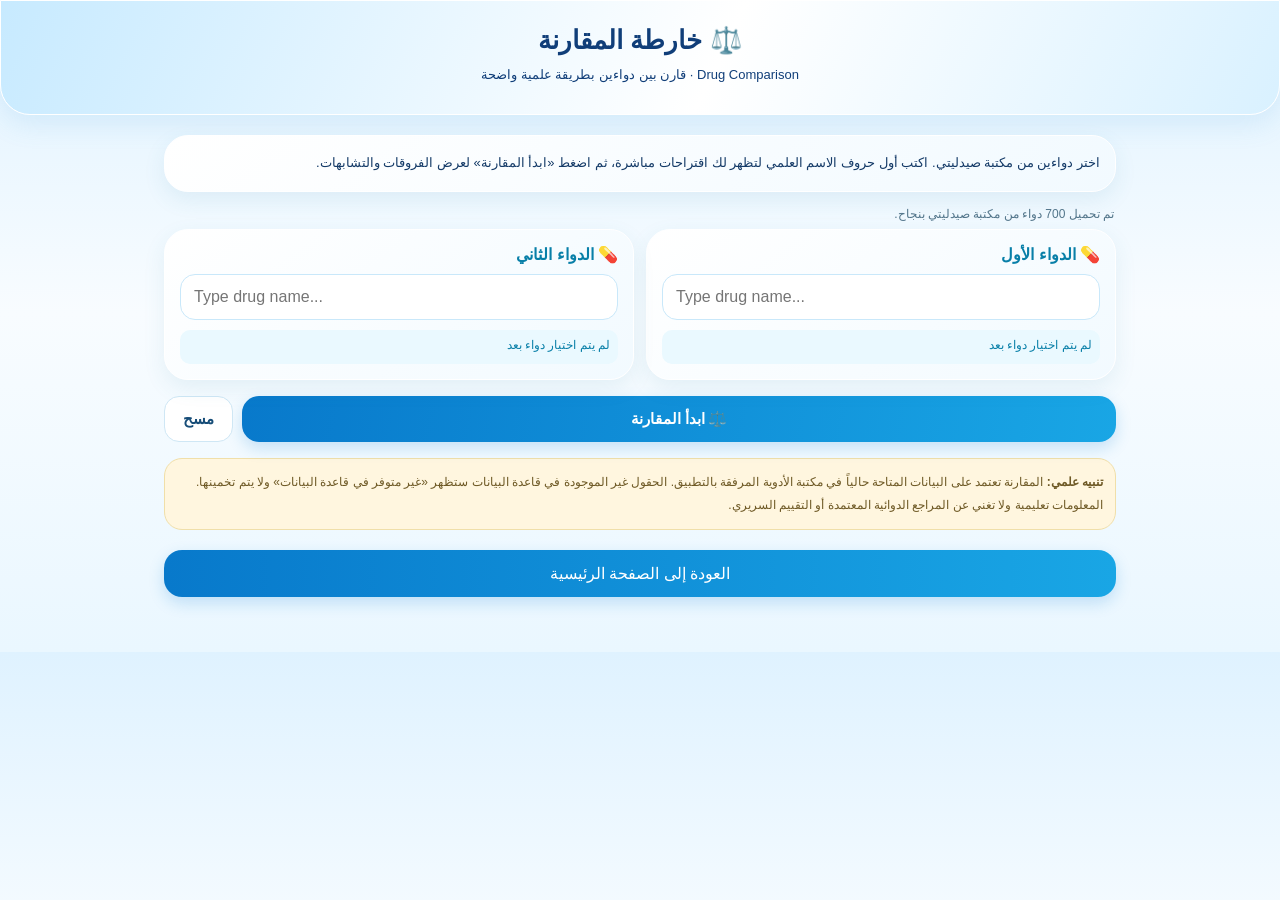
<file: comparison.html>
<!DOCTYPE html>
<html lang="ar" dir="rtl">
<head>
<meta charset="UTF-8">
<meta name="viewport" content="width=device-width, initial-scale=1.0">
<meta name="theme-color" content="#087fa8">
<title>صيدليتي | خارطة المقارنة</title>
<style>
:root{--blue:#087fa8;--cyan:#20b8d5;--light:#eaf9ff;--ink:#163746;--muted:#607d8b}
*{box-sizing:border-box}
body{margin:0;background:linear-gradient(135deg,#eaf9ff,#f7fcff);font-family:Tahoma,Arial,sans-serif;color:var(--ink)}
header{background:linear-gradient(135deg,#087fa8,#20b8d5);color:white;padding:24px 16px 28px;text-align:center;border-radius:0 0 28px 28px;box-shadow:0 5px 18px #087fa833}
header h1{margin:0 0 7px;font-size:26px}header p{margin:0;font-size:13px;line-height:1.8}
.wrap{max-width:980px;margin:20px auto;padding:0 14px 35px}
.intro{background:#fff;border:1px solid #d7eff7;border-radius:18px;padding:15px;margin-bottom:15px;line-height:1.9;font-size:13px}
.pickers{display:grid;grid-template-columns:1fr 1fr;gap:12px}
.pick{background:white;border:1px solid #d7eff7;border-radius:18px;padding:15px;box-shadow:0 5px 18px #087fa812;position:relative}
.pick h2{font-size:16px;margin:0 0 10px;color:var(--blue)}
input{width:100%;border:1px solid #c8e7f1;border-radius:13px;background:white;padding:13px;font:inherit;color:var(--ink);outline:none;direction:ltr;text-align:left}
input:focus{border-color:var(--cyan);box-shadow:0 0 0 3px #20b8d522}
.suggestions{position:absolute;z-index:10;left:12px;right:12px;top:100px;background:#fff;border:1px solid #cdeaf4;border-radius:13px;box-shadow:0 8px 22px #16445b22;max-height:230px;overflow:auto;display:none}
.suggestions.show{display:block}
.suggestion{padding:11px 13px;border-bottom:1px solid #edf5f8;cursor:pointer;direction:ltr;text-align:left}
.suggestion:last-child{border:0}.suggestion:active,.suggestion:hover{background:#eaf9ff}
.suggestion small{display:block;color:#688394;font-size:11px;direction:rtl;text-align:right}
.selected{margin-top:10px;background:#eaf9ff;border-radius:10px;padding:8px;font-size:12px;min-height:34px;color:#087fa8}
.actions{display:flex;gap:9px;margin:16px 0}
.btn{border:0;border-radius:13px;padding:13px 18px;font:700 15px Tahoma;cursor:pointer}
.primary{background:linear-gradient(90deg,#0879cb,#19a6e5);color:#fff;flex:1}
.secondary{background:#e5f3f8;color:#176080}
#results{display:none;margin-top:18px}
.result-head{background:#fff;border:1px solid #d7eff7;border-radius:17px;padding:15px;margin-bottom:12px}
.result-head h2{margin:0;color:var(--blue);font-size:20px}
.result-head p{margin:6px 0 0;color:var(--muted);font-size:12px}
.compare{background:#fff;border:1px solid #d7eff7;border-radius:16px;overflow:hidden;margin:12px 0;box-shadow:0 4px 15px #087fa80d}
.compare h3{margin:0;background:#eaf9ff;color:#087fa8;padding:12px 14px;font-size:15px}
table{width:100%;border-collapse:collapse;table-layout:fixed}
th,td{padding:12px 10px;border-bottom:1px solid #edf3f6;vertical-align:top;text-align:right;font-size:13px;line-height:1.8;overflow-wrap:anywhere}
th{color:#087fa8;background:#f8fcfe}
th:first-child,td:first-child{width:26%;font-weight:700;color:#315b70}
.summary{padding:14px;line-height:1.9;font-size:13px}
.tag{display:inline-block;background:#e8f7fc;color:#087fa8;padding:4px 9px;border-radius:30px;font-size:11px;margin:3px}
.notice{font-size:12px;line-height:1.9;color:#715c27;background:#fff8e7;border:1px solid #f4dfaa;border-radius:14px;padding:12px;margin-top:15px}
.back{display:block;text-decoration:none;background:var(--blue);color:white;text-align:center;padding:14px;border-radius:14px;margin-top:20px}
.status{font-size:12px;color:#52758a;margin:8px 2px}
@media(max-width:620px){.pickers{grid-template-columns:1fr}th,td{padding:9px 7px;font-size:12px}th:first-child,td:first-child{width:25%}.wrap{padding-bottom:25px}}
</style>
 <link rel="stylesheet" href="./theme.css">
<script src="./theme.js" defer></script>
</head>
<body>
<header><h1>⚖️ خارطة المقارنة</h1><p>Drug Comparison · قارن بين دواءين بطريقة علمية واضحة</p></header>
<main class="wrap">
<div class="intro">اختر دواءين من مكتبة صيدليتي. اكتب أول حروف الاسم العلمي لتظهر لك اقتراحات مباشرة، ثم اضغط «ابدأ المقارنة» لعرض الفروقات والتشابهات.</div>
<div class="status" id="status">جارٍ تحميل قاعدة الأدوية من مكتبة صيدليتي…</div>
<section class="pickers">
<div class="pick"><h2>💊 الدواء الأول</h2><input id="leftInput" type="search" placeholder="Type drug name..." autocomplete="off"><div class="suggestions" id="leftSuggest"></div><div class="selected" id="leftSelected">لم يتم اختيار دواء بعد</div></div>
<div class="pick"><h2>💊 الدواء الثاني</h2><input id="rightInput" type="search" placeholder="Type drug name..." autocomplete="off"><div class="suggestions" id="rightSuggest"></div><div class="selected" id="rightSelected">لم يتم اختيار دواء بعد</div></div>
</section>
<div class="actions"><button class="btn primary" id="compareBtn">⚖️ ابدأ المقارنة</button><button class="btn secondary" id="resetBtn">مسح</button></div>
<div id="error" style="color:#b42318;font-size:13px"></div><section id="results"></section>
<div class="notice"><b>تنبيه علمي:</b> المقارنة تعتمد على البيانات المتاحة حالياً في مكتبة الأدوية المرفقة بالتطبيق. الحقول غير الموجودة في قاعدة البيانات ستظهر «غير متوفر في قاعدة البيانات» ولا يتم تخمينها. المعلومات تعليمية ولا تغني عن المراجع الدوائية المعتمدة أو التقييم السريري.</div>
<a class="back" href="index.html">العودة إلى الصفحة الرئيسية</a>
</main>
<script>
let drugs=[];
let selectedLeft=null,selectedRight=null;
const $=id=>document.getElementById(id);
const fields=[
["الاسم العلمي","name"],["النظام / الجهاز","system"],["التصنيف الدوائي","class"],
["Mechanism of Action — آلية العمل","mechanism"],["Site of Action — موقع التأثير","site"],
["Pharmacological Action — التأثير الدوائي","effects"],["Indications / الاستخدامات","description"],
["Dosage — الجرعات","dosage"],["Pharmacokinetics — الحرائك الدوائية","pharmacokinetics"],
["Onset of Action — بداية المفعول","onset"],["Duration of Action — مدة المفعول","duration"],
["Side Effects — الآثار الجانبية","sideEffects"],["Contraindications — موانع الاستعمال","contraindications"],
["Drug Interactions — التداخلات الدوائية","interactions"],["Precautions — الاحتياطات","precautions"],
["Pregnancy & Lactation — الحمل والرضاعة","pregnancy"],["Toxicity — السمية","toxicity"],
["Overdose Management — تدبير الجرعة الزائدة","overdose"]
];
function norm(s){return String(s||"").toLowerCase().trim().replace(/[–—]/g,"-")}
function val(d,k){return d&&d[k]!==undefined&&d[k]!==null&&String(d[k]).trim()?String(d[k]):"غير متوفر في قاعدة البيانات"}
function esc(s){return String(s).replace(/[&<>"']/g,c=>({"&":"&amp;","<":"&lt;",">":"&gt;",'"':"&quot;","'":"&#39;"}[c]))}
function setup(side){
 const input=$(side+"Input"),box=$(side+"Suggest"),chosen=$(side+"Selected");
 input.addEventListener("input",()=>{
  const q=norm(input.value);box.innerHTML="";
  if(!q){box.classList.remove("show");if(side==="left")selectedLeft=null;else selectedRight=null;chosen.textContent="لم يتم اختيار دواء بعد";return}
  const matches=drugs.filter(d=>norm(d.name).startsWith(q)||norm(d.name).includes(q)).slice(0,15);
  if(!matches.length){box.innerHTML='<div class="suggestion">لا توجد نتائج مطابقة</div>'}
  else matches.forEach(d=>{
   const el=document.createElement("div");el.className="suggestion";
   const name=document.createElement("b");name.textContent=d.name;
   const small=document.createElement("small");small.textContent=d.system||"—";
   el.append(name,small);
   el.addEventListener("click",()=>{
    if(side==="left")selectedLeft=d;else selectedRight=d;
    input.value=d.name;chosen.textContent="✓ "+d.name;box.classList.remove("show");$("error").textContent="";
   });
   box.appendChild(el);
  });
  box.classList.add("show");
 });
 document.addEventListener("click",e=>{if(!box.contains(e.target)&&e.target!==input)box.classList.remove("show")});
}
async function loadDrugs(){
 try{
  const response=await fetch("drugs.html",{cache:"no-store"});
  if(!response.ok)throw new Error("تعذر فتح drugs.html");
  const source=await response.text();
  const match=source.match(/const\s+drugs\s*=\s*(\[[\s\S]*?\]);/);
  if(!match)throw new Error("لم يتم العثور على بيانات الأدوية داخل drugs.html");
  drugs=JSON.parse(match[1]);
  if(!Array.isArray(drugs)||!drugs.length)throw new Error("قاعدة الأدوية فارغة");
  $("status").textContent="تم تحميل "+drugs.length+" دواء من مكتبة صيدليتي بنجاح.";
  setup("left");setup("right");
 }catch(error){
  $("status").textContent="لم يتم تحميل قاعدة الأدوية. تأكد من وجود drugs.html بجانب comparison.html وأنك تفتح الموقع عبر GitHub Pages أو خادم محلي.";
  console.error(error);
 }
}
$("compareBtn").addEventListener("click",()=>{
 $("error").textContent="";
 if(!drugs.length){$("error").textContent="قاعدة الأدوية لم تُحمّل بعد.";return}
 if(!selectedLeft||!selectedRight){$("error").textContent="يرجى اختيار الدواء الأول والدواء الثاني من قائمة الاقتراحات.";return}
 if(selectedLeft.name===selectedRight.name){$("error").textContent="اختر دواءين مختلفين للمقارنة.";return}
 const a=selectedLeft,b=selectedRight;
 const rows=fields.map(([label,key])=>'<tr><td>'+esc(label)+'</td><td>'+esc(val(a,key))+'</td><td>'+esc(val(b,key))+'</td></tr>').join("");
 let similarities=[];
 if(a.class&&b.class&&a.class===b.class)similarities.push("ينتميان إلى التصنيف الدوائي نفسه: "+a.class);
 if(a.system&&b.system&&a.system===b.system)similarities.push("يُدرجان ضمن النظام نفسه: "+a.system);
 if(a.mechanism&&a.mechanism===b.mechanism)similarities.push("آلية العمل المسجلة متطابقة في قاعدة البيانات.");
 if(!similarities.length)similarities.push("لا توجد أوجه تشابه مؤكدة كافية في الحقول المشتركة المتاحة.");
 let differences=[];
 if(a.class!==b.class)differences.push("التصنيف الدوائي مختلف.");
 if(a.system!==b.system)differences.push("النظام الدوائي المسجل مختلف.");
 if(a.mechanism!==b.mechanism)differences.push("آلية العمل المسجلة مختلفة أو غير متطابقة.");
 $("results").innerHTML='<div class="result-head"><h2>نتيجة المقارنة</h2><p>'+esc(a.name)+' مقابل '+esc(b.name)+'</p><span class="tag">'+drugs.length+' دواء ضمن قاعدة البحث</span></div><div class="compare"><h3>المقارنة التفصيلية</h3><table><thead><tr><th>عنصر المقارنة</th><th>'+esc(a.name)+'</th><th>'+esc(b.name)+'</th></tr></thead><tbody>'+rows+'</tbody></table></div><div class="compare"><h3>أوجه التشابه</h3><div class="summary">'+similarities.map(x=>'• '+esc(x)).join("<br>")+'</div></div><div class="compare"><h3>أبرز الاختلافات المسجلة</h3><div class="summary">'+(differences.length?differences.map(x=>'• '+esc(x)).join("<br>"):"لا تظهر اختلافات مؤكدة في التصنيف والنظام والآلية ضمن البيانات المتاحة.")+'</div></div><div class="compare"><h3>Clinical Summary — الملخص السريري</h3><div class="summary">الدواء الأول: <b>'+esc(a.name)+'</b> — '+esc(val(a,"description"))+'<br><br>الدواء الثاني: <b>'+esc(b.name)+'</b> — '+esc(val(b,"description"))+'<br><br><b>ملاحظة:</b> هذا ملخص تعليمي مستخرج من أوصاف المكتبة، وليس توصية باختيار أحد الدواءين لمريض بعينه.</div></div>';
 $("results").style.display="block";$("results").scrollIntoView({behavior:"smooth",block:"start"});
});
$("resetBtn").addEventListener("click",()=>{
 selectedLeft=selectedRight=null;
 $("leftInput").value=$("rightInput").value="";
 $("leftSelected").textContent=$("rightSelected").textContent="لم يتم اختيار دواء بعد";
 $("leftSuggest").classList.remove("show");$("rightSuggest").classList.remove("show");
 $("results").style.display="none";$("results").innerHTML="";$("error").textContent="";
});
loadDrugs();
</script>
</body>
</html>
</file>
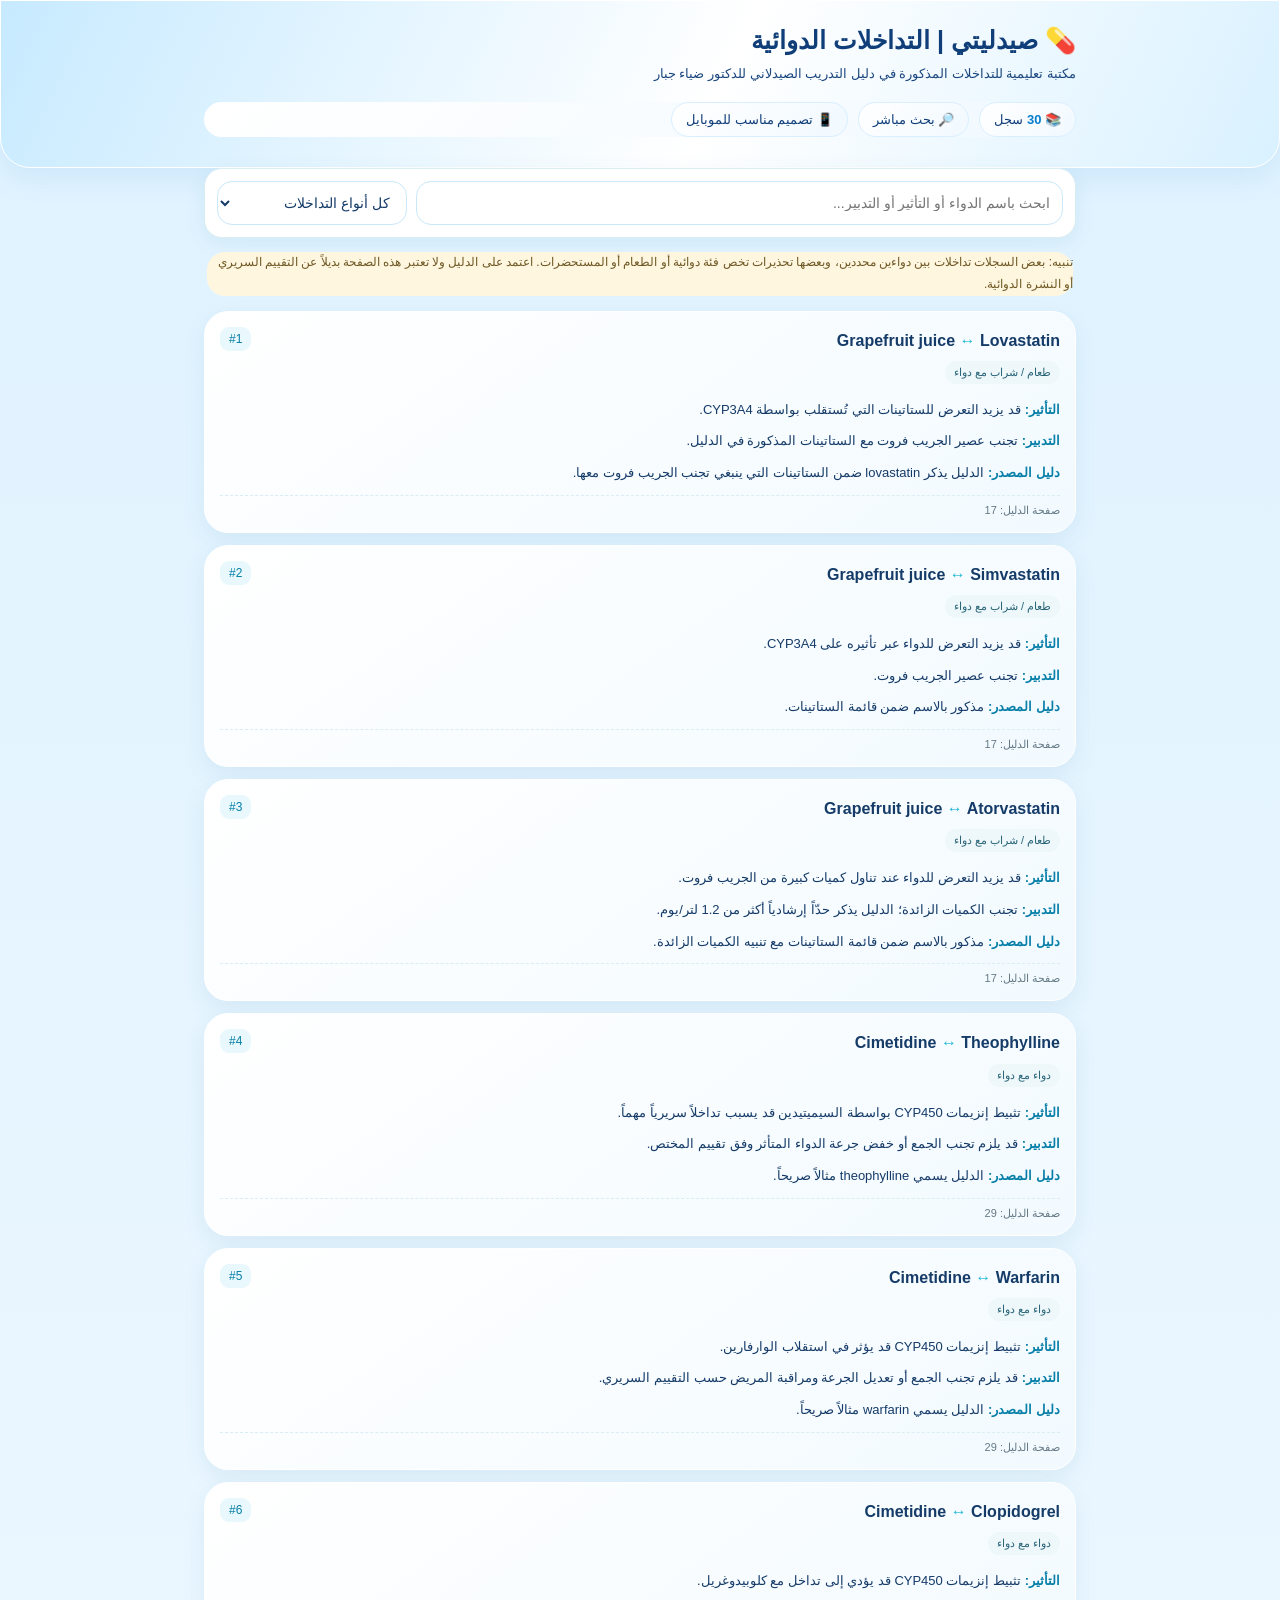
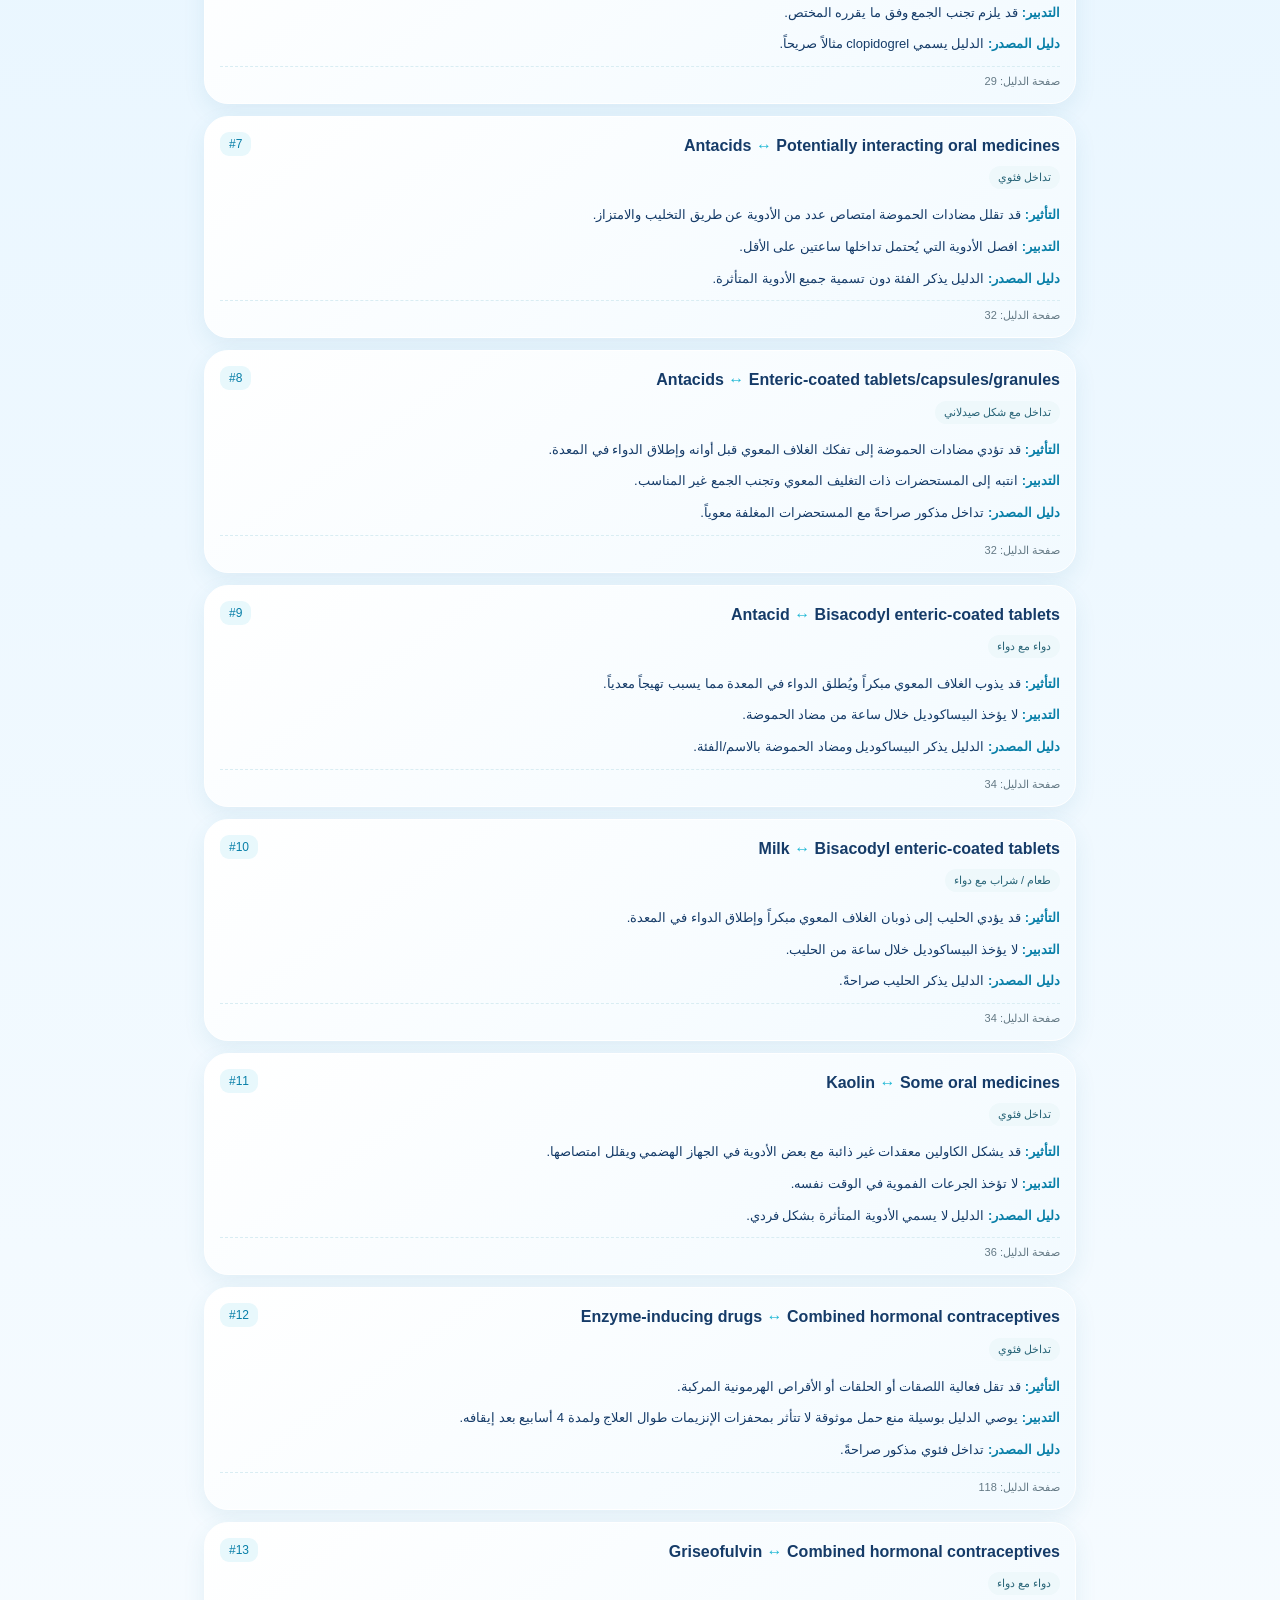
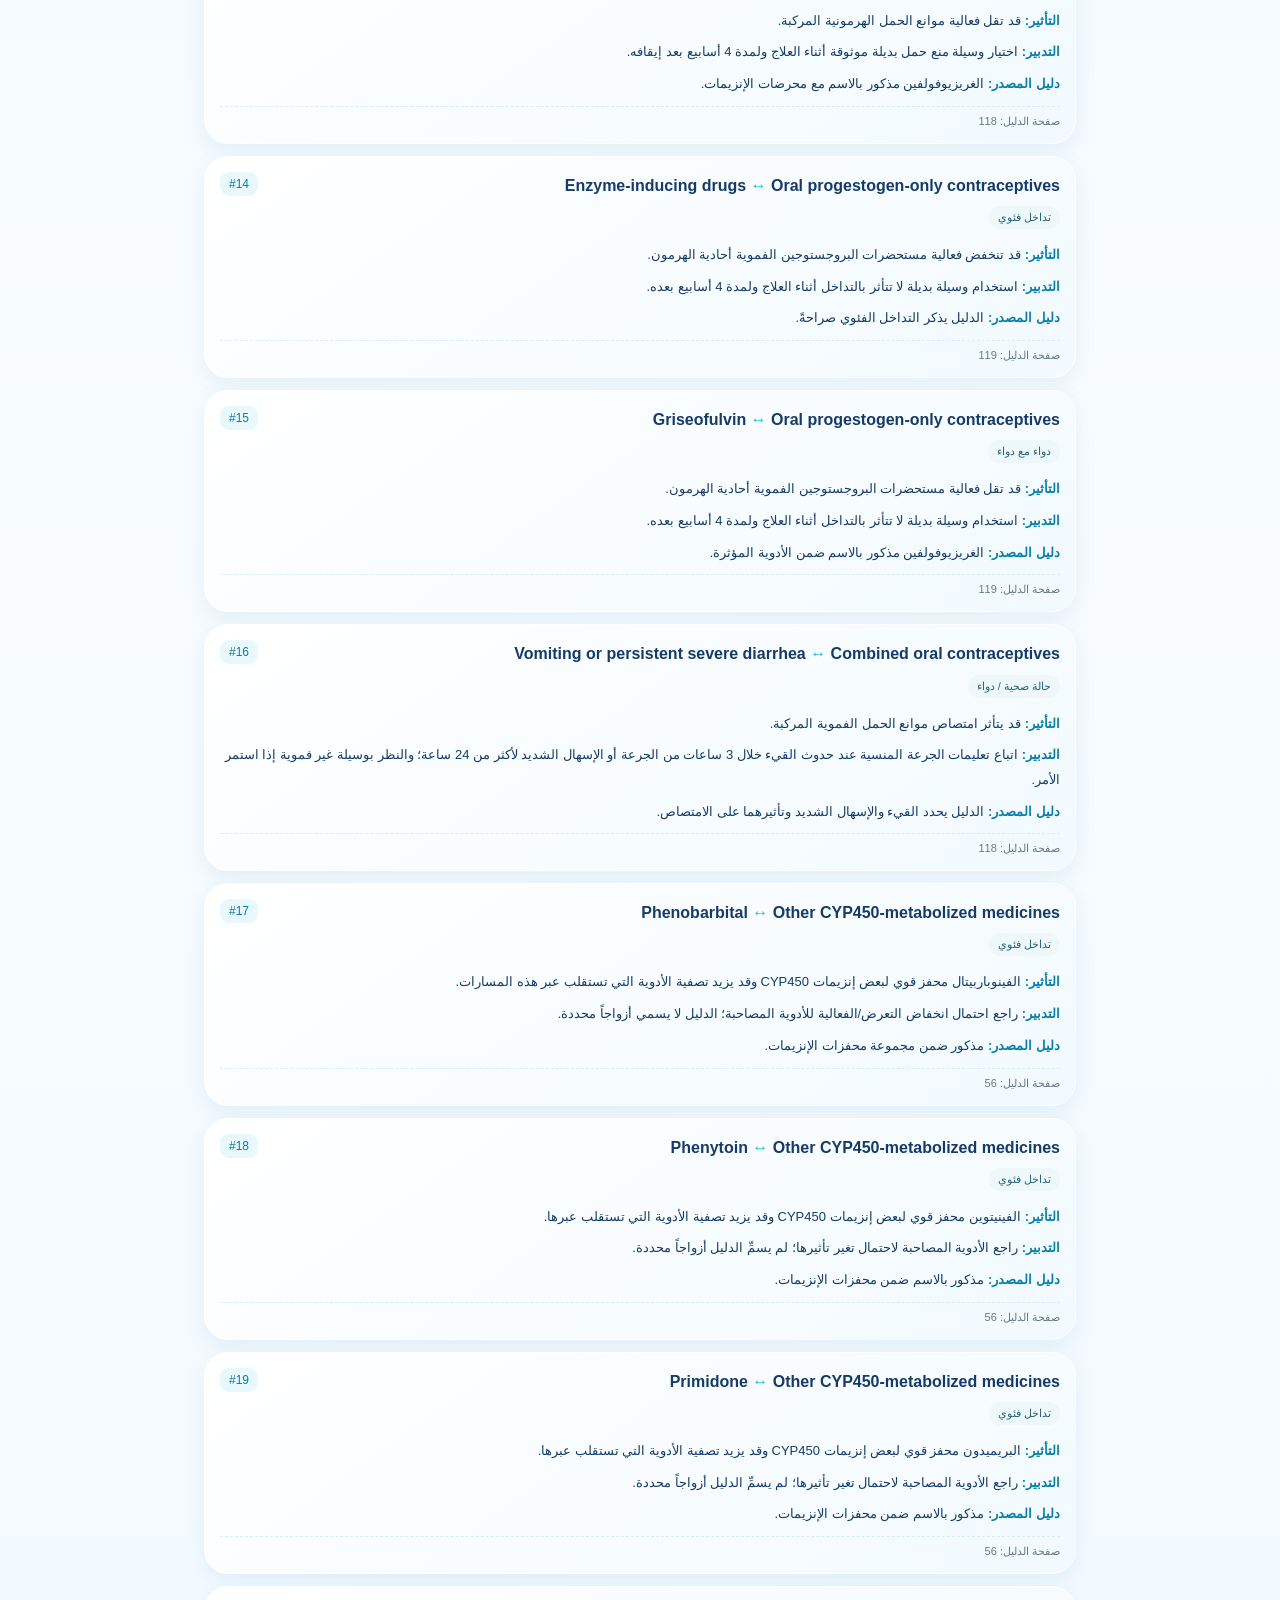
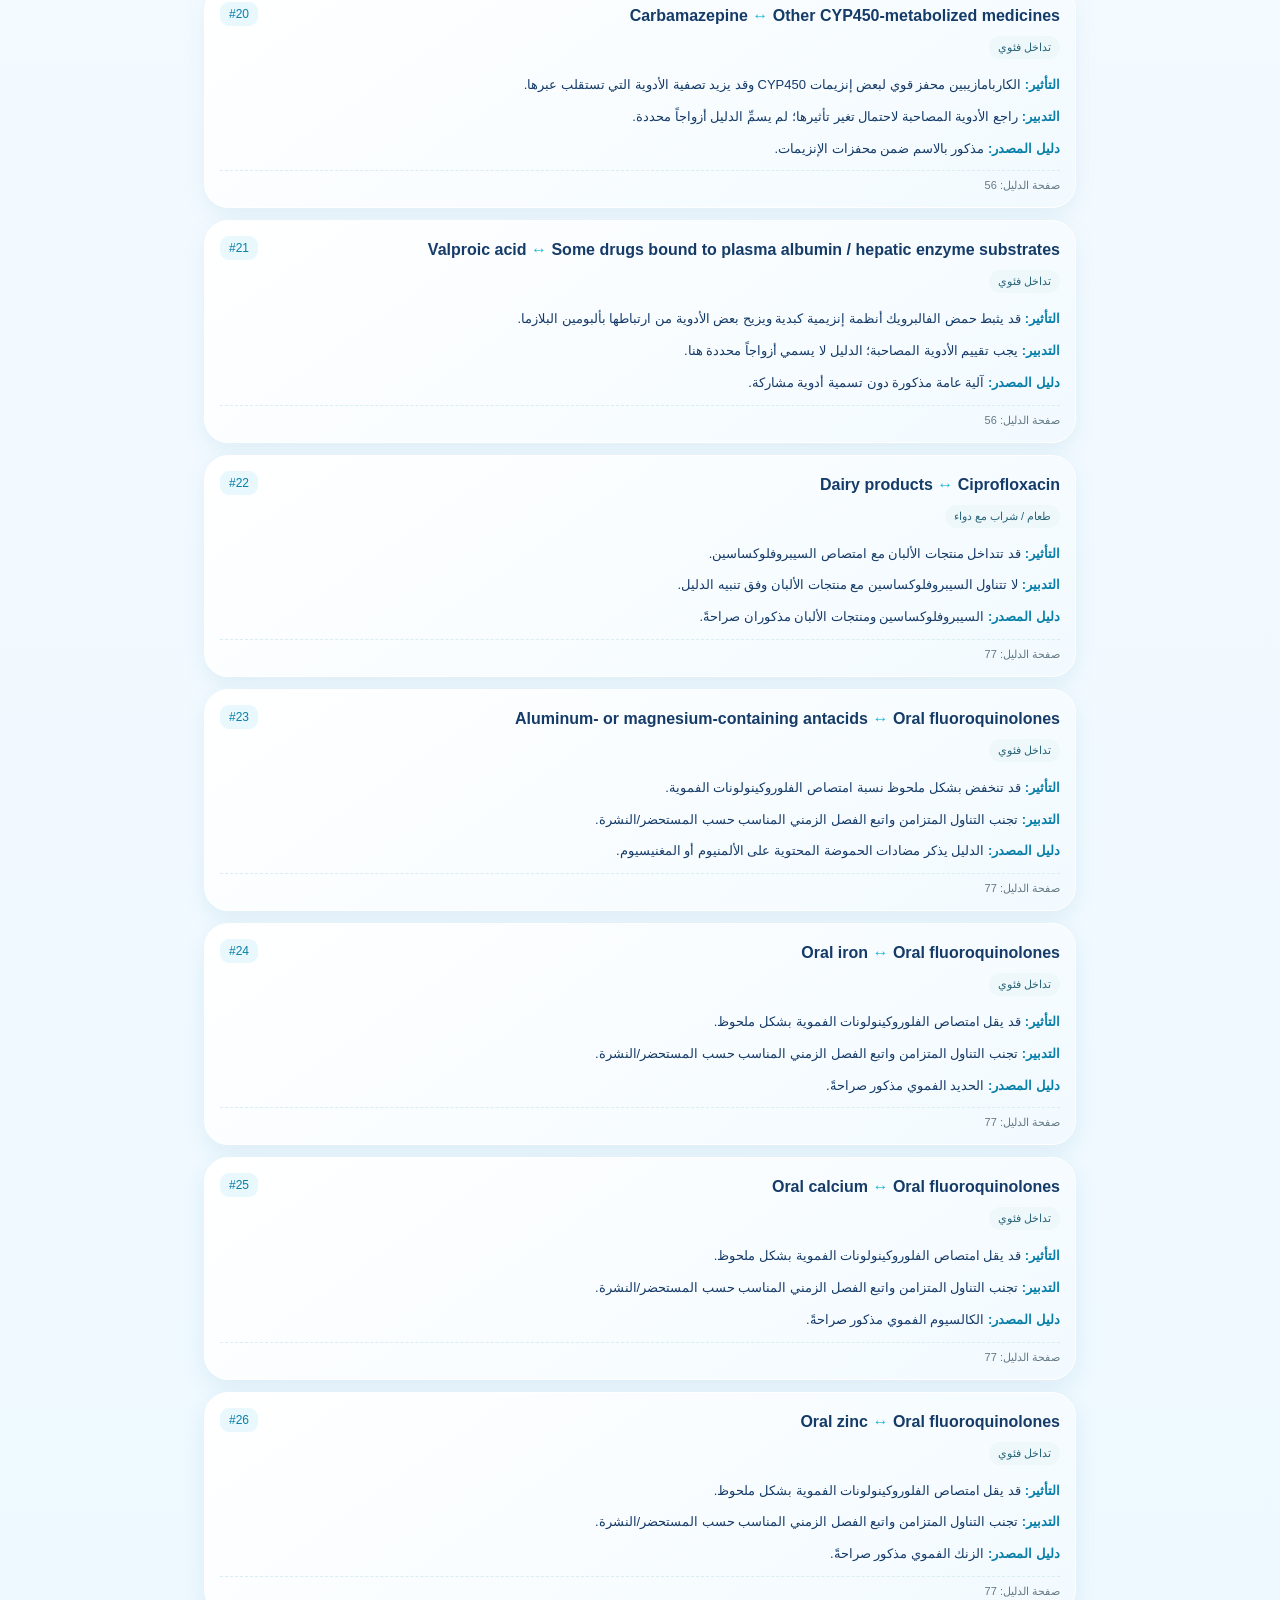
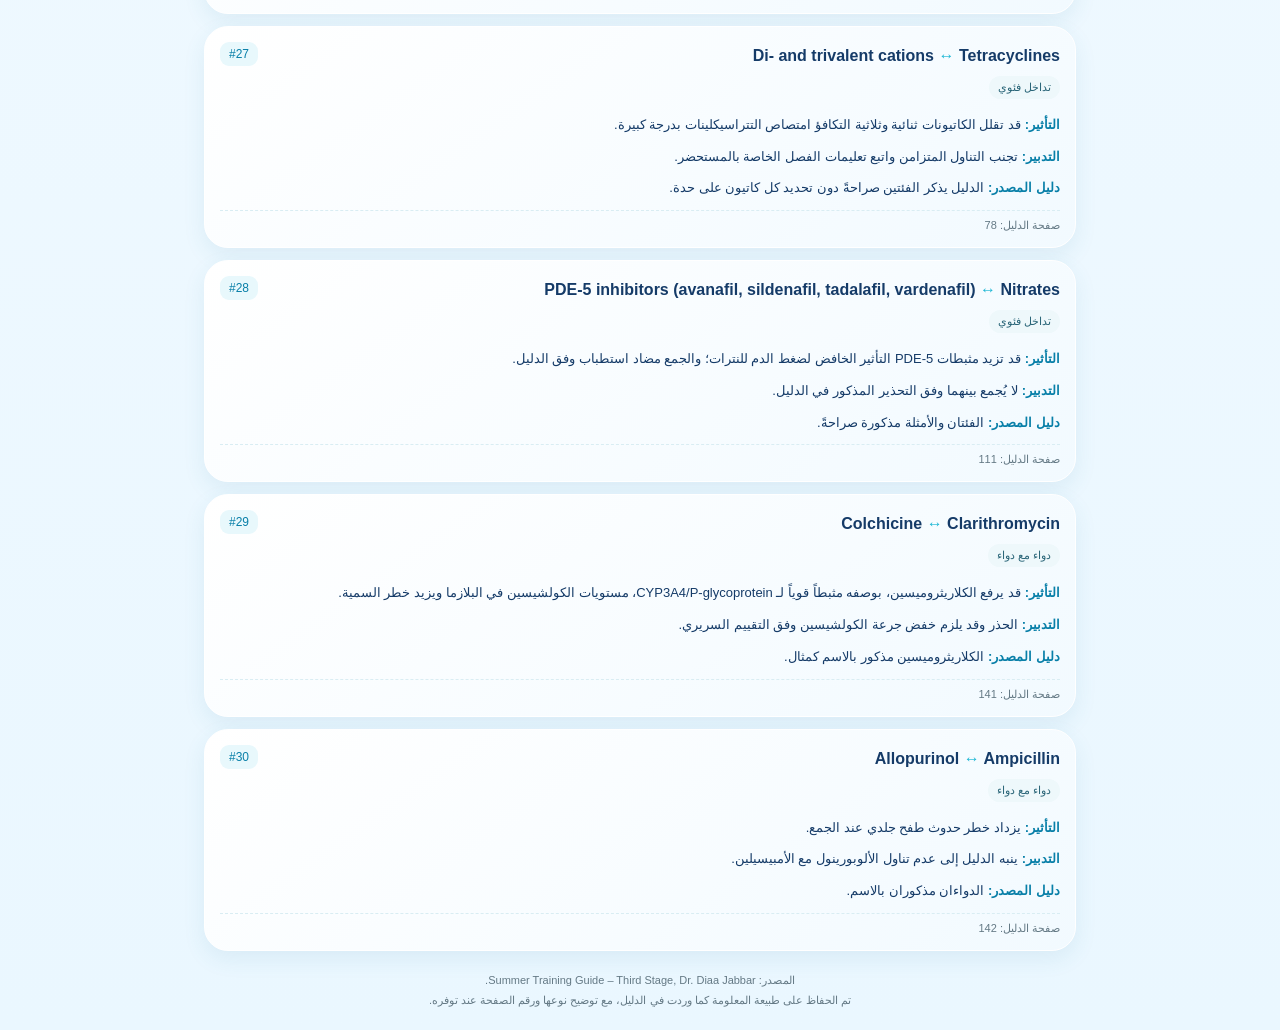
<file: interactions.html>
<!doctype html>
<html lang="ar" dir="rtl">
<head>
<meta charset="utf-8"><meta name="viewport" content="width=device-width,initial-scale=1">
<meta name="theme-color" content="#087fa8"><title>صيدليتي | التداخلات الدوائية</title>
<style>
:root{--blue:#087fa8;--cyan:#20b8d5;--ink:#183747;--muted:#647985;--bg:#f2fbfe;--line:#d9edf3;--white:#fff}
*{box-sizing:border-box}body{margin:0;background:linear-gradient(180deg,#e8f8fc 0,#f7fcfe 260px);font-family:Tahoma,Arial,sans-serif;color:var(--ink)}
header{background:linear-gradient(135deg,#087fa8,#20b8d5);color:#fff;padding:25px 18px 30px;border-radius:0 0 26px 26px;box-shadow:0 8px 24px #087fa833}
.wrap{max-width:900px;margin:auto;padding:0 14px}h1{font-size:25px;margin:0 0 7px}.sub{opacity:.95;font-size:13px;line-height:1.8}.stats{display:flex;gap:10px;margin-top:17px;flex-wrap:wrap}.stat{background:#ffffff24;border:1px solid #ffffff55;padding:9px 14px;border-radius:14px;font-size:13px}
main{padding:18px 0 38px}.tools{background:white;border:1px solid var(--line);padding:12px;border-radius:18px;box-shadow:0 5px 20px #0b789014;display:grid;gap:9px;grid-template-columns:1fr 190px;margin-bottom:14px}input,select{width:100%;border:1px solid #cde4eb;border-radius:12px;padding:12px;font-size:14px;background:#fbfeff;color:var(--ink);outline:none}input:focus,select:focus{border-color:var(--cyan);box-shadow:0 0 0 3px #20b8d522}.note{font-size:12px;color:var(--muted);line-height:1.8;margin:10px 3px 15px}.list{display:grid;gap:12px}.item{background:white;border:1px solid var(--line);border-radius:17px;padding:15px;box-shadow:0 4px 16px #0b78900c}.top{display:flex;justify-content:space-between;gap:10px;align-items:flex-start}.names{font-weight:bold;font-size:16px;line-height:1.7}.id{background:#e8f8fc;color:var(--blue);border-radius:9px;padding:5px 9px;font-size:12px;white-space:nowrap}.tag{display:inline-block;background:#eef8fb;color:#286477;padding:5px 9px;border-radius:20px;font-size:11px;margin:7px 0}.field{font-size:13px;line-height:1.9;margin-top:7px}.field b{color:#087fa8}.meta{color:var(--muted);font-size:11px;margin-top:9px;border-top:1px dashed var(--line);padding-top:8px}.empty{text-align:center;color:var(--muted);padding:35px;background:white;border-radius:16px}.foot{text-align:center;color:var(--muted);font-size:11px;padding:20px 8px;line-height:1.8}
@media(max-width:620px){.tools{grid-template-columns:1fr}h1{font-size:22px}.names{font-size:15px}}
</style>
<link rel="stylesheet" href="./theme.css">
<script src="./theme.js" defer></script>
</head><body>
<header><div class="wrap"><h1>💊 صيدليتي | التداخلات الدوائية</h1><div class="sub">مكتبة تعليمية للتداخلات المذكورة في دليل التدريب الصيدلاني للدكتور ضياء جبار</div><div class="stats"><div class="stat">📚 <strong id="total">30</strong> سجل</div><div class="stat">🔎 بحث مباشر</div><div class="stat">📱 تصميم مناسب للموبايل</div></div></div></header>
<main class="wrap"><div class="tools"><input id="q" type="search" placeholder="ابحث باسم الدواء أو التأثير أو التدبير..." aria-label="بحث"><select id="filter" aria-label="نوع التداخل"><option value="all">كل أنواع التداخلات</option></select></div>
<div class="note">تنبيه: بعض السجلات تداخلات بين دواءين محددين، وبعضها تحذيرات تخص فئة دوائية أو الطعام أو المستحضرات. اعتمد على الدليل ولا تعتبر هذه الصفحة بديلاً عن التقييم السريري أو النشرة الدوائية.</div>
<div id="list" class="list"></div><div class="foot">المصدر: Summer Training Guide – Third Stage, Dr. Diaa Jabbar.<br>تم الحفاظ على طبيعة المعلومة كما وردت في الدليل، مع توضيح نوعها ورقم الصفحة عند توفره.</div></main>
<script>
const DB = {"title": "تداخلات دوائية - دليل التدريب الصيدلاني للدكتور ضياء جبار", "language": "ar-en", "source": "Summer Training Guide Third Satge-Final 3_250806_204808(4).pdf", "source_policy": "المحتوى أدناه مستخرج أو ملخّص من النص الموجود في الدليل فقط. لم تتم إضافة تداخلات من مصادر خارجية.", "count": 30, "interactions": [{"id": 1, "drug_a": "Grapefruit juice", "drug_b": "Lovastatin", "type": "food-drug", "effect": "قد يزيد التعرض للستاتينات التي تُستقلب بواسطة CYP3A4.", "management": "تجنب عصير الجريب فروت مع الستاتينات المذكورة في الدليل.", "source_page": 17, "evidence": "الدليل يذكر lovastatin ضمن الستاتينات التي ينبغي تجنب الجريب فروت معها."}, {"id": 2, "drug_a": "Grapefruit juice", "drug_b": "Simvastatin", "type": "food-drug", "effect": "قد يزيد التعرض للدواء عبر تأثيره على CYP3A4.", "management": "تجنب عصير الجريب فروت.", "source_page": 17, "evidence": "مذكور بالاسم ضمن قائمة الستاتينات."}, {"id": 3, "drug_a": "Grapefruit juice", "drug_b": "Atorvastatin", "type": "food-drug", "effect": "قد يزيد التعرض للدواء عند تناول كميات كبيرة من الجريب فروت.", "management": "تجنب الكميات الزائدة؛ الدليل يذكر حدّاً إرشادياً أكثر من 1.2 لتر/يوم.", "source_page": 17, "evidence": "مذكور بالاسم ضمن قائمة الستاتينات مع تنبيه الكميات الزائدة."}, {"id": 4, "drug_a": "Cimetidine", "drug_b": "Theophylline", "type": "drug-drug", "effect": "تثبيط إنزيمات CYP450 بواسطة السيميتيدين قد يسبب تداخلاً سريرياً مهماً.", "management": "قد يلزم تجنب الجمع أو خفض جرعة الدواء المتأثر وفق تقييم المختص.", "source_page": 29, "evidence": "الدليل يسمي theophylline مثالاً صريحاً."}, {"id": 5, "drug_a": "Cimetidine", "drug_b": "Warfarin", "type": "drug-drug", "effect": "تثبيط إنزيمات CYP450 قد يؤثر في استقلاب الوارفارين.", "management": "قد يلزم تجنب الجمع أو تعديل الجرعة ومراقبة المريض حسب التقييم السريري.", "source_page": 29, "evidence": "الدليل يسمي warfarin مثالاً صريحاً."}, {"id": 6, "drug_a": "Cimetidine", "drug_b": "Clopidogrel", "type": "drug-drug", "effect": "تثبيط إنزيمات CYP450 قد يؤدي إلى تداخل مع كلوبيدوغريل.", "management": "قد يلزم تجنب الجمع وفق ما يقرره المختص.", "source_page": 29, "evidence": "الدليل يسمي clopidogrel مثالاً صريحاً."}, {"id": 7, "drug_a": "Antacids", "drug_b": "Potentially interacting oral medicines", "type": "drug-class", "effect": "قد تقلل مضادات الحموضة امتصاص عدد من الأدوية عن طريق التخليب والامتزاز.", "management": "افصل الأدوية التي يُحتمل تداخلها ساعتين على الأقل.", "source_page": 32, "evidence": "الدليل يذكر الفئة دون تسمية جميع الأدوية المتأثرة."}, {"id": 8, "drug_a": "Antacids", "drug_b": "Enteric-coated tablets/capsules/granules", "type": "formulation-interaction", "effect": "قد تؤدي مضادات الحموضة إلى تفكك الغلاف المعوي قبل أوانه وإطلاق الدواء في المعدة.", "management": "انتبه إلى المستحضرات ذات التغليف المعوي وتجنب الجمع غير المناسب.", "source_page": 32, "evidence": "تداخل مذكور صراحةً مع المستحضرات المغلفة معوياً."}, {"id": 9, "drug_a": "Antacid", "drug_b": "Bisacodyl enteric-coated tablets", "type": "drug-drug", "effect": "قد يذوب الغلاف المعوي مبكراً ويُطلق الدواء في المعدة مما يسبب تهيجاً معدياً.", "management": "لا يؤخذ البيساكوديل خلال ساعة من مضاد الحموضة.", "source_page": 34, "evidence": "الدليل يذكر البيساكوديل ومضاد الحموضة بالاسم/الفئة."}, {"id": 10, "drug_a": "Milk", "drug_b": "Bisacodyl enteric-coated tablets", "type": "food-drug", "effect": "قد يؤدي الحليب إلى ذوبان الغلاف المعوي مبكراً وإطلاق الدواء في المعدة.", "management": "لا يؤخذ البيساكوديل خلال ساعة من الحليب.", "source_page": 34, "evidence": "الدليل يذكر الحليب صراحةً."}, {"id": 11, "drug_a": "Kaolin", "drug_b": "Some oral medicines", "type": "drug-class", "effect": "قد يشكل الكاولين معقدات غير ذائبة مع بعض الأدوية في الجهاز الهضمي ويقلل امتصاصها.", "management": "لا تؤخذ الجرعات الفموية في الوقت نفسه.", "source_page": 36, "evidence": "الدليل لا يسمي الأدوية المتأثرة بشكل فردي."}, {"id": 12, "drug_a": "Enzyme-inducing drugs", "drug_b": "Combined hormonal contraceptives", "type": "drug-class", "effect": "قد تقل فعالية اللصقات أو الحلقات أو الأقراص الهرمونية المركبة.", "management": "يوصي الدليل بوسيلة منع حمل موثوقة لا تتأثر بمحفزات الإنزيمات طوال العلاج ولمدة 4 أسابيع بعد إيقافه.", "source_page": 118, "evidence": "تداخل فئوي مذكور صراحةً."}, {"id": 13, "drug_a": "Griseofulvin", "drug_b": "Combined hormonal contraceptives", "type": "drug-drug", "effect": "قد تقل فعالية موانع الحمل الهرمونية المركبة.", "management": "اختيار وسيلة منع حمل بديلة موثوقة أثناء العلاج ولمدة 4 أسابيع بعد إيقافه.", "source_page": 118, "evidence": "الغريزيوفولفين مذكور بالاسم مع محرضات الإنزيمات."}, {"id": 14, "drug_a": "Enzyme-inducing drugs", "drug_b": "Oral progestogen-only contraceptives", "type": "drug-class", "effect": "قد تنخفض فعالية مستحضرات البروجستوجين الفموية أحادية الهرمون.", "management": "استخدام وسيلة بديلة لا تتأثر بالتداخل أثناء العلاج ولمدة 4 أسابيع بعده.", "source_page": 119, "evidence": "الدليل يذكر التداخل الفئوي صراحةً."}, {"id": 15, "drug_a": "Griseofulvin", "drug_b": "Oral progestogen-only contraceptives", "type": "drug-drug", "effect": "قد تقل فعالية مستحضرات البروجستوجين الفموية أحادية الهرمون.", "management": "استخدام وسيلة بديلة لا تتأثر بالتداخل أثناء العلاج ولمدة 4 أسابيع بعده.", "source_page": 119, "evidence": "الغريزيوفولفين مذكور بالاسم ضمن الأدوية المؤثرة."}, {"id": 16, "drug_a": "Vomiting or persistent severe diarrhea", "drug_b": "Combined oral contraceptives", "type": "condition-drug", "effect": "قد يتأثر امتصاص موانع الحمل الفموية المركبة.", "management": "اتباع تعليمات الجرعة المنسية عند حدوث القيء خلال 3 ساعات من الجرعة أو الإسهال الشديد لأكثر من 24 ساعة؛ والنظر بوسيلة غير فموية إذا استمر الأمر.", "source_page": 118, "evidence": "الدليل يحدد القيء والإسهال الشديد وتأثيرهما على الامتصاص."}, {"id": 17, "drug_a": "Phenobarbital", "drug_b": "Other CYP450-metabolized medicines", "type": "drug-class", "effect": "الفينوباربيتال محفز قوي لبعض إنزيمات CYP450 وقد يزيد تصفية الأدوية التي تستقلب عبر هذه المسارات.", "management": "راجع احتمال انخفاض التعرض/الفعالية للأدوية المصاحبة؛ الدليل لا يسمي أزواجاً محددة.", "source_page": 56, "evidence": "مذكور ضمن مجموعة محفزات الإنزيمات."}, {"id": 18, "drug_a": "Phenytoin", "drug_b": "Other CYP450-metabolized medicines", "type": "drug-class", "effect": "الفينيتوين محفز قوي لبعض إنزيمات CYP450 وقد يزيد تصفية الأدوية التي تستقلب عبرها.", "management": "راجع الأدوية المصاحبة لاحتمال تغير تأثيرها؛ لم يسمِّ الدليل أزواجاً محددة.", "source_page": 56, "evidence": "مذكور بالاسم ضمن محفزات الإنزيمات."}, {"id": 19, "drug_a": "Primidone", "drug_b": "Other CYP450-metabolized medicines", "type": "drug-class", "effect": "البريميدون محفز قوي لبعض إنزيمات CYP450 وقد يزيد تصفية الأدوية التي تستقلب عبرها.", "management": "راجع الأدوية المصاحبة لاحتمال تغير تأثيرها؛ لم يسمِّ الدليل أزواجاً محددة.", "source_page": 56, "evidence": "مذكور بالاسم ضمن محفزات الإنزيمات."}, {"id": 20, "drug_a": "Carbamazepine", "drug_b": "Other CYP450-metabolized medicines", "type": "drug-class", "effect": "الكاربامازيبين محفز قوي لبعض إنزيمات CYP450 وقد يزيد تصفية الأدوية التي تستقلب عبرها.", "management": "راجع الأدوية المصاحبة لاحتمال تغير تأثيرها؛ لم يسمِّ الدليل أزواجاً محددة.", "source_page": 56, "evidence": "مذكور بالاسم ضمن محفزات الإنزيمات."}, {"id": 21, "drug_a": "Valproic acid", "drug_b": "Some drugs bound to plasma albumin / hepatic enzyme substrates", "type": "drug-class", "effect": "قد يثبط حمض الفالبرويك أنظمة إنزيمية كبدية ويزيح بعض الأدوية من ارتباطها بألبومين البلازما.", "management": "يجب تقييم الأدوية المصاحبة؛ الدليل لا يسمي أزواجاً محددة هنا.", "source_page": 56, "evidence": "آلية عامة مذكورة دون تسمية أدوية مشاركة."}, {"id": 22, "drug_a": "Dairy products", "drug_b": "Ciprofloxacin", "type": "food-drug", "effect": "قد تتداخل منتجات الألبان مع امتصاص السيبروفلوكساسين.", "management": "لا تتناول السيبروفلوكساسين مع منتجات الألبان وفق تنبيه الدليل.", "source_page": 77, "evidence": "السيبروفلوكساسين ومنتجات الألبان مذكوران صراحةً."}, {"id": 23, "drug_a": "Aluminum- or magnesium-containing antacids", "drug_b": "Oral fluoroquinolones", "type": "drug-class", "effect": "قد تنخفض بشكل ملحوظ نسبة امتصاص الفلوروكينولونات الفموية.", "management": "تجنب التناول المتزامن واتبع الفصل الزمني المناسب حسب المستحضر/النشرة.", "source_page": 77, "evidence": "الدليل يذكر مضادات الحموضة المحتوية على الألمنيوم أو المغنيسيوم."}, {"id": 24, "drug_a": "Oral iron", "drug_b": "Oral fluoroquinolones", "type": "drug-class", "effect": "قد يقل امتصاص الفلوروكينولونات الفموية بشكل ملحوظ.", "management": "تجنب التناول المتزامن واتبع الفصل الزمني المناسب حسب المستحضر/النشرة.", "source_page": 77, "evidence": "الحديد الفموي مذكور صراحةً."}, {"id": 25, "drug_a": "Oral calcium", "drug_b": "Oral fluoroquinolones", "type": "drug-class", "effect": "قد يقل امتصاص الفلوروكينولونات الفموية بشكل ملحوظ.", "management": "تجنب التناول المتزامن واتبع الفصل الزمني المناسب حسب المستحضر/النشرة.", "source_page": 77, "evidence": "الكالسيوم الفموي مذكور صراحةً."}, {"id": 26, "drug_a": "Oral zinc", "drug_b": "Oral fluoroquinolones", "type": "drug-class", "effect": "قد يقل امتصاص الفلوروكينولونات الفموية بشكل ملحوظ.", "management": "تجنب التناول المتزامن واتبع الفصل الزمني المناسب حسب المستحضر/النشرة.", "source_page": 77, "evidence": "الزنك الفموي مذكور صراحةً."}, {"id": 27, "drug_a": "Di- and trivalent cations", "drug_b": "Tetracyclines", "type": "drug-class", "effect": "قد تقلل الكاتيونات ثنائية وثلاثية التكافؤ امتصاص التتراسيكلينات بدرجة كبيرة.", "management": "تجنب التناول المتزامن واتبع تعليمات الفصل الخاصة بالمستحضر.", "source_page": 78, "evidence": "الدليل يذكر الفئتين صراحةً دون تحديد كل كاتيون على حدة."}, {"id": 28, "drug_a": "PDE-5 inhibitors (avanafil, sildenafil, tadalafil, vardenafil)", "drug_b": "Nitrates", "type": "drug-class", "effect": "قد تزيد مثبطات PDE-5 التأثير الخافض لضغط الدم للنترات؛ والجمع مضاد استطباب وفق الدليل.", "management": "لا يُجمع بينهما وفق التحذير المذكور في الدليل.", "source_page": 111, "evidence": "الفئتان والأمثلة مذكورة صراحةً."}, {"id": 29, "drug_a": "Colchicine", "drug_b": "Clarithromycin", "type": "drug-drug", "effect": "قد يرفع الكلاريثروميسين، بوصفه مثبطاً قوياً لـ CYP3A4/P-glycoprotein، مستويات الكولشيسين في البلازما ويزيد خطر السمية.", "management": "الحذر وقد يلزم خفض جرعة الكولشيسين وفق التقييم السريري.", "source_page": 141, "evidence": "الكلاريثروميسين مذكور بالاسم كمثال."}, {"id": 30, "drug_a": "Allopurinol", "drug_b": "Ampicillin", "type": "drug-drug", "effect": "يزداد خطر حدوث طفح جلدي عند الجمع.", "management": "ينبه الدليل إلى عدم تناول الألوبورينول مع الأمبيسيلين.", "source_page": 142, "evidence": "الدواءان مذكوران بالاسم."}]};
const labels={'drug-drug':'دواء مع دواء','food-drug':'طعام / شراب مع دواء','drug-class':'تداخل فئوي','formulation-interaction':'تداخل مع شكل صيدلاني','condition-drug':'حالة صحية / دواء'};
const $=s=>document.querySelector(s);$('#total').textContent=DB.interactions.length;
const types=[...new Set(DB.interactions.map(x=>x.type))];types.forEach(t=>{let o=document.createElement('option');o.value=t;o.textContent=labels[t]||t;$('#filter').append(o)});
function esc(s){return String(s??'').replace(/[&<>"']/g,c=>({'&':'&amp;','<':'&lt;','>':'&gt;','"':'&quot;',"'":'&#39;'}[c]))}
function render(){let q=$('#q').value.trim().toLowerCase(),f=$('#filter').value;let rows=DB.interactions.filter(x=>(f==='all'||x.type===f)&&(!q||[x.drug_a,x.drug_b,x.effect,x.management,x.evidence].join(' ').toLowerCase().includes(q)));$('#list').innerHTML=rows.length?rows.map(x=>`<article class="item"><div class="top"><div class="names">${esc(x.drug_a)} <span style="color:#20b8d5">↔</span> ${esc(x.drug_b)}</div><span class="id">#${x.id}</span></div><span class="tag">${esc(labels[x.type]||x.type)}</span><div class="field"><b>التأثير:</b> ${esc(x.effect)}</div><div class="field"><b>التدبير:</b> ${esc(x.management)}</div><div class="field"><b>دليل المصدر:</b> ${esc(x.evidence)}</div><div class="meta">صفحة الدليل: ${x.source_page??'غير محددة'}</div></article>`).join(''):'<div class="empty">ماكو نتائج مطابقة لبحثك.</div>'}
$('#q').addEventListener('input',render);$('#filter').addEventListener('change',render);render();
</script></body></html>
</file>
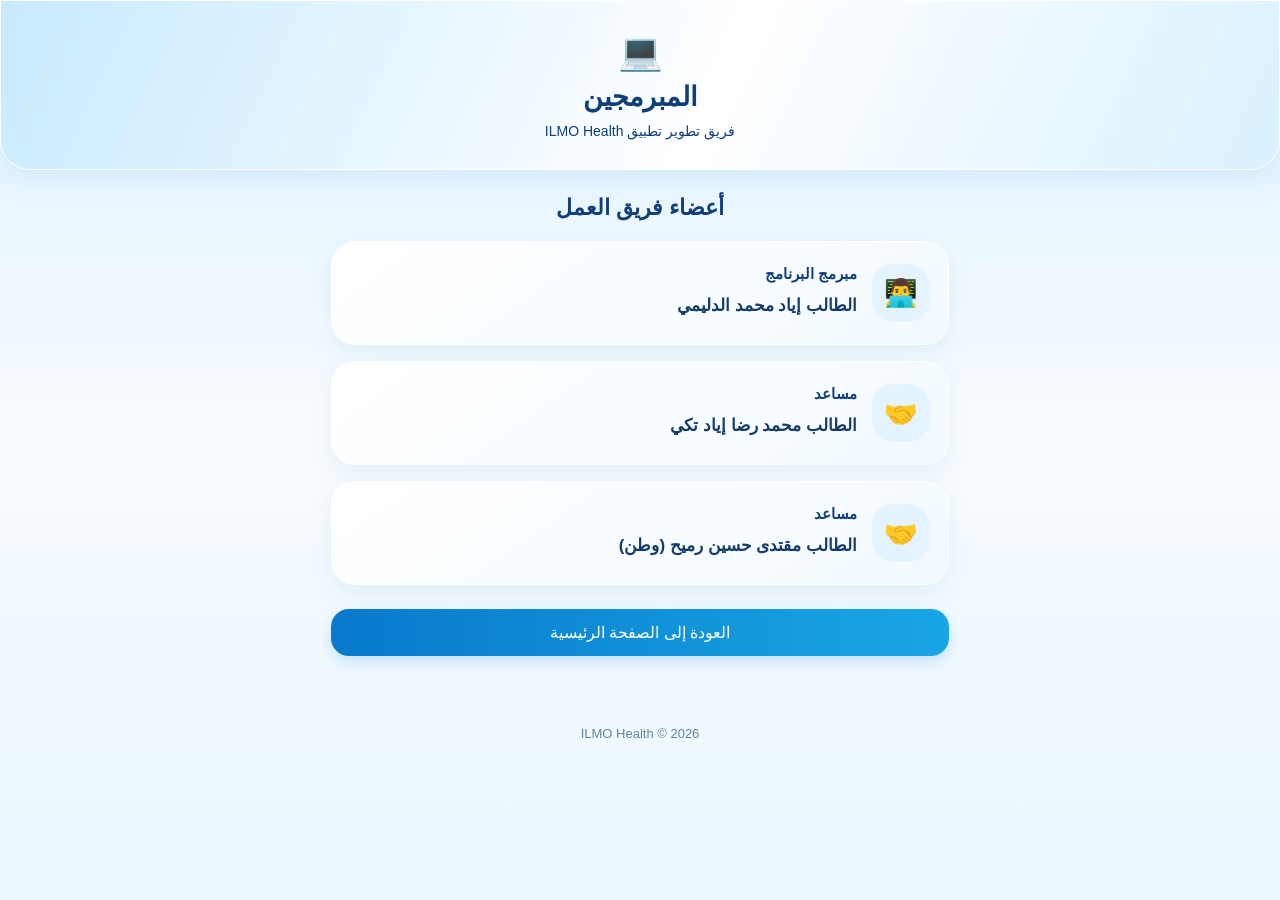
<file: programmers.html>
<!DOCTYPE html>
<html lang="ar" dir="rtl">
<head>
<meta charset="UTF-8">
<meta name="viewport" content="width=device-width, initial-scale=1.0">
<meta name="theme-color" content="#087fa8">
<title>المبرمجين | ILMO Health</title>

<style>
* {
  box-sizing: border-box;
}

body {
  margin: 0;
  font-family: Tahoma, Arial, sans-serif;
  background: linear-gradient(135deg, #eaf9ff, #f7fcff);
  color: #163746;
  min-height: 100vh;
}

header {
  background: linear-gradient(135deg, #087fa8, #20b8d5);
  color: white;
  text-align: center;
  padding: 30px 16px;
  border-radius: 0 0 28px 28px;
  box-shadow: 0 5px 18px #087fa833;
}

.logo {
  font-size: 36px;
  margin-bottom: 8px;
}

header h1 {
  margin: 0;
  font-size: 27px;
}

header p {
  margin: 10px 0 0;
  font-size: 14px;
}

.container {
  max-width: 650px;
  margin: 25px auto;
  padding: 0 16px 30px;
}

.section-title {
  text-align: center;
  margin-bottom: 20px;
  color: #087fa8;
  font-size: 22px;
}

.member {
  background: white;
  border: 1px solid #d7eff7;
  border-radius: 20px;
  padding: 22px 18px;
  margin-bottom: 16px;
  box-shadow: 0 5px 18px #087fa812;
  display: flex;
  align-items: center;
  gap: 15px;
  transition: transform 0.2s;
}

.member:hover {
  transform: translateY(-3px);
}

.member-icon {
  width: 58px;
  height: 58px;
  flex-shrink: 0;
  border-radius: 17px;
  background: #e4f6fc;
  color: #087fa8;
  display: flex;
  align-items: center;
  justify-content: center;
  font-size: 27px;
}

.member-info h2 {
  margin: 0 0 8px;
  font-size: 15px;
  color: #087fa8;
}

.member-info p {
  margin: 0;
  font-size: 17px;
  font-weight: bold;
  line-height: 1.8;
}

footer {
  text-align: center;
  color: #64818d;
  font-size: 13px;
  padding: 15px;
}

.back {
  display: block;
  width: 100%;
  padding: 14px;
  border: none;
  border-radius: 14px;
  background: #087fa8;
  color: white;
  text-align: center;
  text-decoration: none;
  font-size: 16px;
  margin-top: 24px;
}
</style>
  <link rel="stylesheet" href="./theme.css">
<script src="./theme.js" defer></script>
</head>

<body>

<header>
  <div class="logo">💻</div>
  <h1>المبرمجين</h1>
  <p>فريق تطوير تطبيق ILMO Health</p>
</header>

<main class="container">
  <h2 class="section-title">أعضاء فريق العمل</h2>

  <section class="member">
    <div class="member-icon">👨‍💻</div>
    <div class="member-info">
      <h2>مبرمج البرنامج</h2>
      <p>الطالب إياد محمد الدليمي</p>
    </div>
  </section>

  <section class="member">
    <div class="member-icon">🤝</div>
    <div class="member-info">
      <h2>مساعد</h2>
      <p>الطالب محمد رضا إياد تكي</p>
    </div>
  </section>

  <section class="member">
    <div class="member-icon">🤝</div>
    <div class="member-info">
      <h2>مساعد</h2>
      <p>الطالب مقتدى حسين رميح (وطن)</p>
    </div>
  </section>

  <a class="back" href="index.html">العودة إلى الصفحة الرئيسية</a>
</main>

<footer>
  ILMO Health © 2026
</footer>

</body>
</html>
</file>
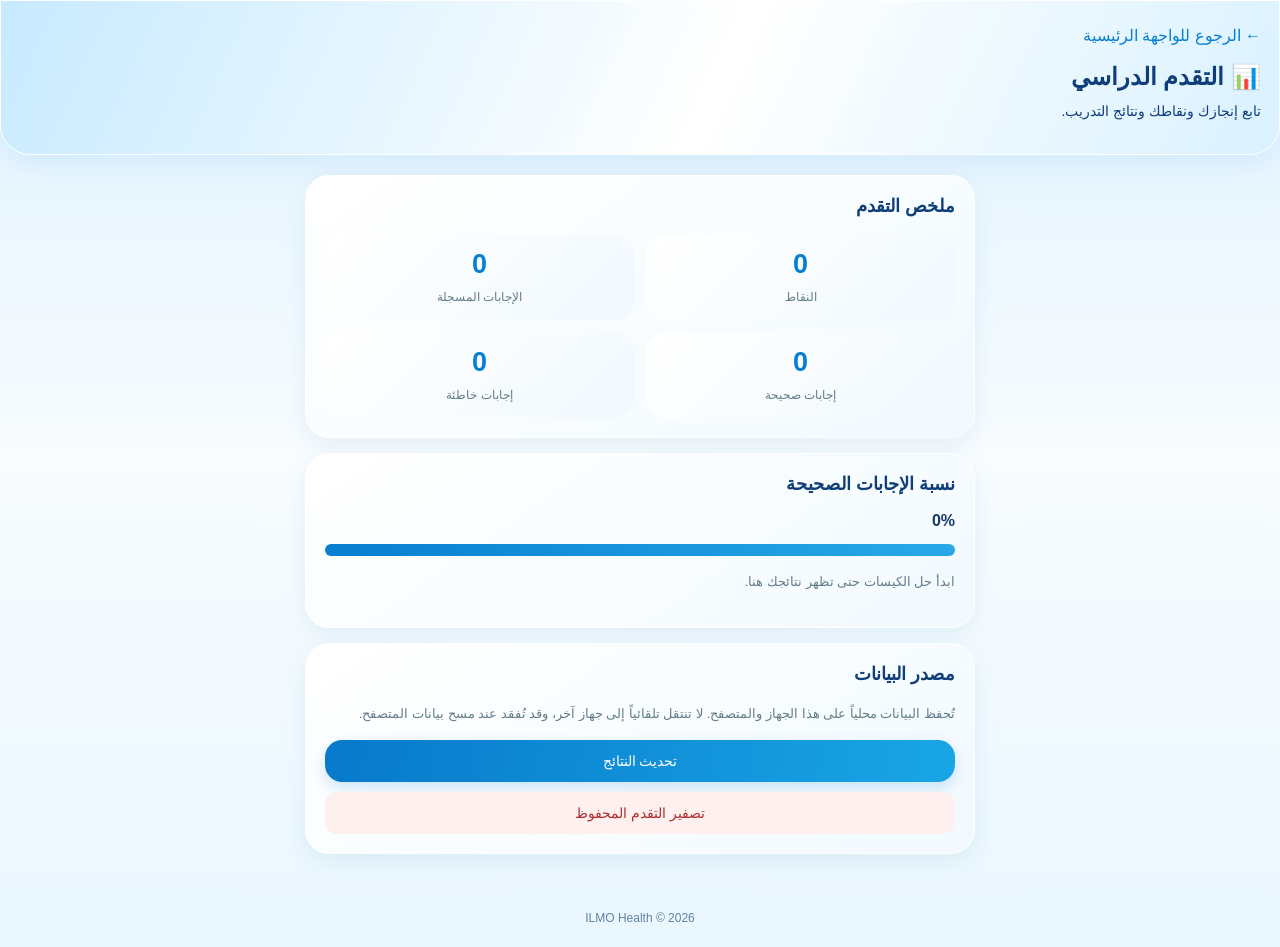
<file: progress.html>
<!DOCTYPE html>
<html lang="ar" dir="rtl">
<head>
<meta charset="UTF-8">
<meta name="viewport" content="width=device-width, initial-scale=1">
<meta name="theme-color" content="#087fa8">
<title>ILMO Health | التقدم الدراسي</title>
<style>
:root{--blue:#087fa8;--cyan:#20b8d5;--bg:#effaff;--ink:#163746}
*{box-sizing:border-box}
body{margin:0;font-family:Arial,Tahoma,sans-serif;background:var(--bg);color:var(--ink)}
header{background:linear-gradient(135deg,var(--blue),var(--cyan));color:white;padding:25px 18px 30px;border-radius:0 0 25px 25px}
header a{color:white;text-decoration:none}
header h1{margin:18px 0 8px;font-size:24px}
header p{margin:0;font-size:14px;line-height:1.8}
main{max-width:700px;margin:auto;padding:20px 15px}
.panel{background:white;border:1px solid #dceef4;border-radius:20px;padding:19px;margin-bottom:15px}
.panel h2{font-size:18px;margin:0 0 17px}
.grid{display:grid;grid-template-columns:repeat(2,minmax(0,1fr));gap:12px}
.stat{background:#f4fbfd;border-radius:14px;padding:15px 10px;text-align:center}
.stat strong{display:block;color:var(--blue);font-size:27px;margin-bottom:7px}
.stat span{font-size:12px;color:#637d89}
.bar{height:12px;background:#dfedf2;border-radius:20px;overflow:hidden;margin:14px 0}
.bar div{height:100%;width:0;background:linear-gradient(90deg,var(--blue),var(--cyan));transition:width .3s}
.muted{color:#637d89;font-size:13px;line-height:1.9}
button{border:0;border-radius:12px;padding:13px 16px;font-size:14px;cursor:pointer}
.primary{background:var(--blue);color:white;width:100%}
.danger{background:#fff0f0;color:#ad3030;width:100%;margin-top:10px}
footer{text-align:center;color:#637d89;font-size:12px;padding:22px}
</style>
  <link rel="stylesheet" href="./theme.css">
<script src="./theme.js" defer></script>
</head>
<body>
<header>
  <a href="index.html">← الرجوع للواجهة الرئيسية</a>
  <h1>📊 التقدم الدراسي</h1>
  <p>تابع إنجازك ونقاطك ونتائج التدريب.</p>
</header>

<main>
  <section class="panel">
    <h2>ملخص التقدم</h2>
    <div class="grid">
      <div class="stat"><strong id="points">0</strong><span>النقاط</span></div>
      <div class="stat"><strong id="answered">0</strong><span>الإجابات المسجلة</span></div>
      <div class="stat"><strong id="correct">0</strong><span>إجابات صحيحة</span></div>
      <div class="stat"><strong id="wrong">0</strong><span>إجابات خاطئة</span></div>
    </div>
  </section>

  <section class="panel">
    <h2>نسبة الإجابات الصحيحة</h2>
    <strong id="percent">0%</strong>
    <div class="bar"><div id="barFill"></div></div>
    <p class="muted" id="message">ابدأ حل الكيسات حتى تظهر نتائجك هنا.</p>
  </section>

  <section class="panel">
    <h2>مصدر البيانات</h2>
    <p class="muted">
      تُحفظ البيانات محلياً على هذا الجهاز والمتصفح. لا تنتقل تلقائياً
      إلى جهاز آخر، وقد تُفقد عند مسح بيانات المتصفح.
    </p>
    <button class="primary" id="refresh">تحديث النتائج</button>
    <button class="danger" id="reset">تصفير التقدم المحفوظ</button>
  </section>
</main>

<footer>ILMO Health © 2026</footer>

<script>
const STORAGE_KEY = "ilmo_health_progress_v1";

function getData(){
  try{
    const data = JSON.parse(localStorage.getItem(STORAGE_KEY) || "{}");
    return {
      points: Number(data.points) || 0,
      answered: Number(data.answered) || 0,
      correct: Number(data.correct) || 0,
      wrong: Number(data.wrong) || 0
    };
  }catch(e){
    return {points:0,answered:0,correct:0,wrong:0};
  }
}

function render(){
  const data = getData();
  const percent = data.answered
    ? Math.round(data.correct / data.answered * 100)
    : 0;

  document.getElementById("points").textContent = data.points;
  document.getElementById("answered").textContent = data.answered;
  document.getElementById("correct").textContent = data.correct;
  document.getElementById("wrong").textContent = data.wrong;
  document.getElementById("percent").textContent = percent + "%";
  document.getElementById("barFill").style.width = percent + "%";

  document.getElementById("message").textContent =
    data.answered === 0
      ? "ابدأ حل الكيسات حتى تظهر نتائجك هنا."
      : "سجلت " + data.answered + " إجابة. استمر بالتدريب لتحسين نتيجتك.";
}

document.getElementById("refresh").addEventListener("click",render);

document.getElementById("reset").addEventListener("click",()=>{
  if(!confirm("هل تريد تصفير بيانات التقدم المحفوظة على هذا الجهاز؟")) return;
  localStorage.removeItem(STORAGE_KEY);
  render();
});

render();
</script>
</body>
</html>
</file>
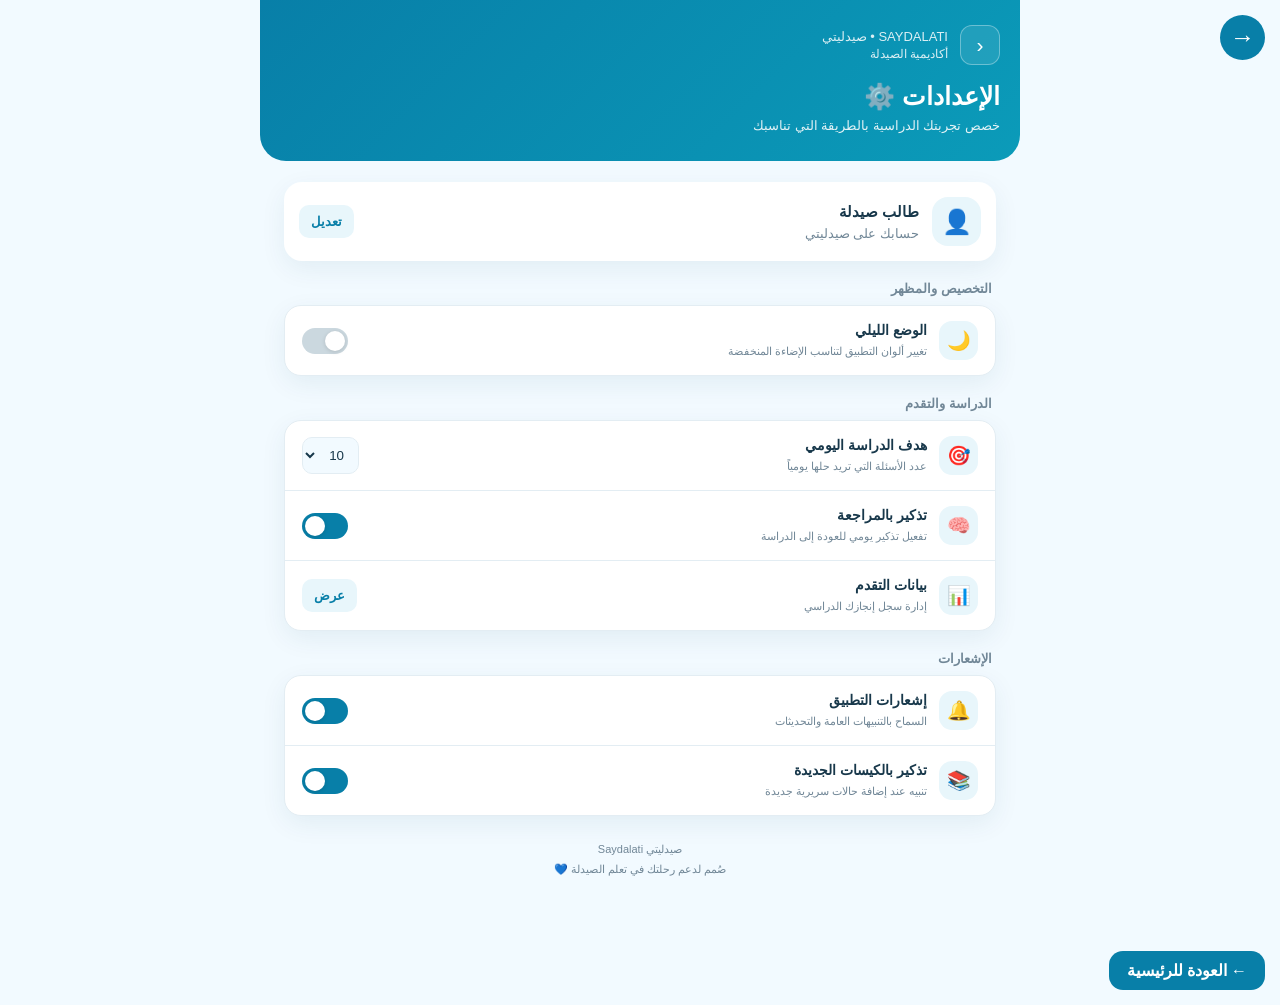
<file: settings.html>
<!DOCTYPE html>
<html lang="ar" dir="rtl">
<head>
<meta charset="UTF-8">
<meta name="viewport" content="width=device-width, initial-scale=1">
<meta name="theme-color" content="#087fa8">
<title>صيدليتي | الإعدادات</title>
<style>
:root{--primary:#087fa8;--primary2:#0b91b8;--bg:#f2faff;--surface:#fff;--text:#18384b;--muted:#718797;--line:#e3edf3;--soft:#e8f6fb;--danger:#c94d55;--shadow:0 8px 26px rgba(21,75,102,.07)}
*{box-sizing:border-box}body{margin:0;background:var(--bg);color:var(--text);font-family:Tahoma,Arial,sans-serif;transition:.2s}
body.dark{--bg:#101c25;--surface:#192a36;--text:#e8f4f8;--muted:#a5b8c4;--line:#2b414f;--soft:#203b49;--shadow:0 8px 26px rgba(0,0,0,.18)}
.app{max-width:760px;margin:auto;min-height:100vh;padding-bottom:34px}
header{background:linear-gradient(135deg,#087fa8,#0b9bb9);color:white;padding:25px 20px 28px;border-radius:0 0 26px 26px}
.top{display:flex;align-items:center;gap:12px}.back{border:1px solid #ffffff55;background:#ffffff18;color:white;border-radius:12px;width:40px;height:40px;font-size:21px;cursor:pointer}
.brand{font-size:13px;opacity:.85}.heading{font-size:25px;font-weight:800;margin-top:17px}.sub{font-size:13px;opacity:.88;margin-top:7px}
main{padding:18px 16px}.profile{display:flex;align-items:center;gap:13px;background:var(--surface);padding:15px;border-radius:18px;box-shadow:var(--shadow);margin-top:-1px;margin-bottom:20px}
.avatar{width:49px;height:49px;border-radius:16px;background:var(--soft);display:grid;place-items:center;font-size:24px;color:var(--primary)}
.profile strong{display:block;font-size:15px}.profile small{color:var(--muted);display:block;margin-top:5px}.edit{margin-right:auto;border:0;background:var(--soft);color:var(--primary);padding:9px 12px;border-radius:10px;font-weight:bold;cursor:pointer}
.section{margin:20px 0 9px;font-size:13px;font-weight:800;color:var(--muted);padding:0 4px}
.group{background:var(--surface);border:1px solid var(--line);border-radius:17px;overflow:hidden;box-shadow:var(--shadow)}
.item{display:flex;align-items:center;gap:12px;padding:14px 13px;min-height:67px;border-bottom:1px solid var(--line)}
.item:last-child{border-bottom:0}.ico{width:39px;height:39px;border-radius:13px;background:var(--soft);display:grid;place-items:center;font-size:19px;flex-shrink:0}
.info{flex:1;min-width:0}.info b{font-size:14px;display:block}.info small{display:block;color:var(--muted);font-size:11px;margin-top:5px;line-height:1.5}
.arrow{color:var(--muted);font-size:20px}.switch{position:relative;width:46px;height:26px;flex-shrink:0}.switch input{display:none}.track{position:absolute;inset:0;border-radius:20px;background:#cbd8df;cursor:pointer;transition:.2s}.track:before{content:"";position:absolute;width:20px;height:20px;top:3px;right:3px;background:white;border-radius:50%;transition:.2s;box-shadow:0 1px 4px #0002}.switch input:checked+.track{background:var(--primary)}.switch input:checked+.track:before{transform:translateX(-20px)}
select,input[type=number]{border:1px solid var(--line);background:var(--bg);color:var(--text);padding:9px 10px;border-radius:10px;font-family:inherit;max-width:130px}
.plus{background:linear-gradient(120deg,#fff7df,#fff);border:1px solid #f0dfb1}.dark .plus{background:linear-gradient(120deg,#3c3422,#192a36);border-color:#68582e}
.plus .ico{background:#fff0c5}.plus .info b{color:#9b6b08}
.action{border:0;background:var(--soft);color:var(--primary);padding:9px 12px;border-radius:10px;font-family:inherit;font-weight:bold;cursor:pointer}
.danger{color:var(--danger);background:#fff0f0}.dark .danger{background:#46282e}
.footer{text-align:center;color:var(--muted);font-size:11px;line-height:1.8;margin-top:24px}
.toast{position:fixed;bottom:20px;left:50%;transform:translate(-50%,20px);background:#18384b;color:white;padding:12px 18px;border-radius:12px;font-size:13px;opacity:0;pointer-events:none;transition:.25s;z-index:5;white-space:nowrap}.toast.show{opacity:1;transform:translate(-50%,0)}
.modal{display:none;position:fixed;inset:0;background:#07182499;z-index:10;align-items:center;justify-content:center;padding:20px}.modal.show{display:flex}.dialog{background:var(--surface);color:var(--text);border-radius:18px;padding:22px;max-width:360px;width:100%;box-shadow:var(--shadow)}.dialog h3{margin:0 0 9px}.dialog p{color:var(--muted);font-size:13px;line-height:1.7}.dialog-actions{display:flex;gap:9px;margin-top:18px}.dialog-actions button{flex:1;padding:11px;border:0;border-radius:10px;font-family:inherit;font-weight:bold;cursor:pointer}.confirm{background:var(--danger);color:white}.cancel{background:var(--soft);color:var(--text)}
@media(min-width:600px){main{padding:22px 24px}.item{padding:15px 17px}}
</style>
</head>
<body>
<div class="app">
<header>
 <div class="top"><button class="back" onclick="toast('زر الرجوع تجريبي')">‹</button><div><div class="brand">SAYDALATI • صيدليتي</div><div style="font-size:12px;opacity:.85;margin-top:3px">أكاديمية الصيدلة</div></div></div>
 <div class="heading">الإعدادات ⚙️</div><div class="sub">خصص تجربتك الدراسية بالطريقة التي تناسبك</div>
</header>
<main>
 <div class="profile">
  <div class="avatar">👤</div><div><strong id="profileName">طالب صيدلة</strong><small>حسابك على صيدليتي</small></div>
  <button class="edit" onclick="editName()">تعديل</button>
 </div>

 <div class="section">التخصيص والمظهر</div>
 <div class="group">
  <div class="item"><div class="ico">🌙</div><div class="info"><b>الوضع الليلي</b><small>تغيير ألوان التطبيق لتناسب الإضاءة المنخفضة</small></div><label class="switch"><input id="darkMode" type="checkbox"><span class="track"></span></label></div>

 </div>

 <div class="section">الدراسة والتقدم</div>
 <div class="group">
  <div class="item"><div class="ico">🎯</div><div class="info"><b>هدف الدراسة اليومي</b><small>عدد الأسئلة التي تريد حلها يومياً</small></div><select id="dailyGoal"><option>5</option><option selected>10</option><option>15</option><option>20</option><option>30</option></select></div>
  <div class="item"><div class="ico">🧠</div><div class="info"><b>تذكير بالمراجعة</b><small>تفعيل تذكير يومي للعودة إلى الدراسة</small></div><label class="switch"><input id="studyReminder" type="checkbox" checked><span class="track"></span></label></div>
  <div class="item"><div class="ico">📊</div><div class="info"><b>بيانات التقدم</b><small>إدارة سجل إنجازك الدراسي</small></div><button class="action" onclick="toast('ميزة عرض التقدم تُربط بصفحة التقدم')">عرض</button></div>
 </div>

 <div class="section">الإشعارات</div>
 <div class="group">
  <div class="item"><div class="ico">🔔</div><div class="info"><b>إشعارات التطبيق</b><small>السماح بالتنبيهات العامة والتحديثات</small></div><label class="switch"><input id="notifications" type="checkbox" checked><span class="track"></span></label></div>
  <div class="item"><div class="ico">📚</div><div class="info"><b>تذكير بالكيسات الجديدة</b><small>تنبيه عند إضافة حالات سريرية جديدة</small></div><label class="switch"><input id="caseAlerts" type="checkbox" checked><span class="track"></span></label></div>
 </div>

 <div class="footer">صيدليتي Saydalati<br>صُمم لدعم رحلتك في تعلم الصيدلة 💙</div>
</main>
</div>
<div class="toast" id="toast"></div>
<script>
const $=id=>document.getElementById(id);
function toast(msg){const t=$('toast');t.textContent=msg;t.classList.add('show');setTimeout(()=>t.classList.remove('show'),2300)}
function save(key,val){localStorage.setItem('saydalati_settings_'+key,val)}
function load(key,def){const v=localStorage.getItem('saydalati_settings_'+key);return v===null?def:v}
['darkMode','studyReminder','notifications','caseAlerts'].forEach(id=>{$(id).checked=load(id,id==='studyReminder'||id==='notifications'||id==='caseAlerts'||id==='autoSave'?'true':'false')==='true';$(id).addEventListener('change',()=>{save(id,$(id).checked);if(id==='darkMode')document.body.classList.toggle('dark',$('darkMode').checked);toast('تم حفظ الإعداد')})});
document.body.classList.toggle('dark',$('darkMode').checked);
$('dailyGoal').value=load('dailyGoal','10');$('dailyGoal').addEventListener('change',()=>{save('dailyGoal',$('dailyGoal').value);toast('تم تحديث هدفك اليومي')});
$('profileName').textContent=load('profileName','طالب صيدلة');
function editName(){const n=prompt('اكتب الاسم الذي تريد ظهوره:',$('profileName').textContent);if(n&&n.trim()){$('profileName').textContent=n.trim();save('profileName',n.trim());toast('تم تحديث الاسم')}}
</script>
</body>
 <button onclick="location.href='index.html'" style="
position:fixed;
top:15px;
right:15px;
z-index:9999;
width:45px;
height:45px;
border:0;
border-radius:50%;
background:#087fa8;
color:white;
font-size:25px;
cursor:pointer;
">→</button>
 <a href="index.html" style="
display:inline-flex;
align-items:center;
gap:8px;
padding:10px 18px;
margin:15px;
border-radius:14px;
background:#087fa8;
color:white;
text-decoration:none;
font-weight:bold;
font-family:Tahoma;
">
← العودة للرئيسية
 </a>
</html>
</file>
<file: theme.css>
/* ===== SAYDALATI GLOBAL DARK MODE ===== */

body.dark {
  --bg: #101c25;
  --surface: #192a36;
  --text: #e8f4f8;
  --ink: #e8f4f8;
  --muted: #a5b8c4;
  --line: #2b414f;
  --soft: #203b49;

  background: #101c25 !important;
  color: #e8f4f8 !important;
}

/* البطاقات */
body.dark .hero,
body.dark .tile,
body.dark .stat,
body.dark .drug,
body.dark .card,
body.dark .stats,
body.dark .tools,
body.dark .item,
body.dark .pick,
body.dark .compare,
body.dark .result-head,
body.dark .profile,
body.dark .group,
body.dark .company,
body.dark .panel,
body.dark .intro {
  background: #192a36 !important;
  color: #e8f4f8 !important;
  border-color: #2b414f !important;
}

/* حقول البحث والاختيار */
body.dark input,
body.dark select,
body.dark textarea {
  background: #203542 !important;
  color: #e8f4f8 !important;
  border-color: #3a5665 !important;
}

body.dark input::placeholder {
  color: #a5b8c4 !important;
}

/* النصوص الثانوية */
body.dark .small,
body.dark .meta,
body.dark .cls,
body.dark footer,
body.dark .muted {
  color: #a5b8c4 !important;
}

/* أزرار الخيارات */
body.dark .opt {
  background: #203542 !important;
  color: #e8f4f8 !important;
  border-color: #3a5665 !important;
}

/* الملاحظات */
body.dark .notice,
body.dark .hint {
  background: #393321 !important;
  color: #f1dfad !important;
  border-color: #65552e !important;
}

/* الشريط السفلي */
body.dark .bottom {
  background: #152631 !important;
  border-color: #2b414f !important;
}

/* الفواصل */
body.dark th,
body.dark td {
  border-color: #2b414f !important;
}

/* العناوين */
body.dark .drug h2,
body.dark .section-title,
body.dark .field b {
  color: #62c9e6 !important;
}


/* Approved Saydalati pale-blue interface theme */
:root {
  --syd-navy: #103e79;
  --syd-blue: #087fd0;
  --syd-sky: #e8f6ff;
  --syd-mint: #e3f9df;
}
body:not(.dark) {
  background: linear-gradient(180deg, #dff2ff, #f8fcff 48%, #eaf7ff) !important;
  color: #153b68;
}
body:not(.dark) header {
  background: linear-gradient(115deg, #c7eaff, #fff 56%, #d9f1ff) !important;
  color: #103e79 !important;
  border: 1px solid #fff;
  border-radius: 0 0 30px 30px;
  box-shadow: 0 10px 26px #5ba9dc25;
}
body:not(.dark) header a { color: #087fd0 !important; }
body:not(.dark) header h1,
body:not(.dark) .section-title,
body:not(.dark) .panel h2,
body:not(.dark) .member-info h2 {
  color: #103e79 !important;
}
body:not(.dark) .panel,
body:not(.dark) .card,
body:not(.dark) .drug,
body:not(.dark) .member,
body:not(.dark) .compare,
body:not(.dark) .item,
body:not(.dark) .pick,
body:not(.dark) .result-head,
body:not(.dark) .profile,
body:not(.dark) .group,
body:not(.dark) .company,
body:not(.dark) .intro {
  background: linear-gradient(145deg, #fff, #f2faff) !important;
  color: #153b68;
  border: 1px solid #fff !important;
  border-radius: 24px !important;
  box-shadow: 0 8px 22px #3886a719;
}
body:not(.dark) .stat,
body:not(.dark) .stats {
  background: linear-gradient(135deg, #ffffff, #f1f9ff) !important;
  border-color: #d9efff !important;
  border-radius: 20px !important;
}
body:not(.dark) .num,
body:not(.dark) .stat strong,
body:not(.dark) .drug h2,
body:not(.dark) .detail b {
  color: #087fd0 !important;
}
body:not(.dark) .member-icon {
  background: #e3f3ff !important;
  color: #087fd0 !important;
  border-radius: 22px !important;
}
body:not(.dark) input,
body:not(.dark) select,
body:not(.dark) textarea {
  background: #fff !important;
  color: #153b68 !important;
  border: 1px solid #c9e8fa !important;
  border-radius: 15px !important;
}
body:not(.dark) input:focus,
body:not(.dark) select:focus,
body:not(.dark) textarea:focus {
  border-color: #42a9df !important;
  box-shadow: 0 0 0 3px #42a9df26 !important;
}
body:not(.dark) button:not(.opt):not(.secondary):not(.danger),
body:not(.dark) .back,
body:not(.dark) .primary {
  background: linear-gradient(100deg, #0879cb, #19a6e5) !important;
  color: #fff !important;
  border: 0 !important;
  border-radius: 17px !important;
  box-shadow: 0 6px 16px #087fd033;
}
body:not(.dark) .secondary,
body:not(.dark) .opt {
  background: #fff !important;
  color: #174d78 !important;
  border: 1px solid #cfe7f5 !important;
  border-radius: 15px !important;
}
body:not(.dark) .opt.correct {
  background: #e5f8e1 !important;
  border: 2px solid #67bd79 !important;
}
body:not(.dark) .opt.wrong {
  background: #fff0ef !important;
  border: 2px solid #e28d86 !important;
}
body:not(.dark) .pill {
  background: #e3f3ff !important;
  color: #12669c !important;
  border-radius: 999px !important;
}
body:not(.dark) .notice,
body:not(.dark) .note,
body:not(.dark) .hint {
  background: #fff6df !important;
  color: #6e5925 !important;
  border-color: #f0dfa9 !important;
  border-radius: 18px !important;
}
body:not(.dark) .feedback {
  background: #eaf6ff !important;
  border-radius: 16px !important;
}
body:not(.dark) .progress { background: #dceefa !important; }
body:not(.dark) .bar {
  background: linear-gradient(90deg, #087fd0, #27a9e7) !important;
}
body:not(.dark) footer { color: #6483a0 !important; }
body.dark header {
  background: linear-gradient(120deg, #17324b, #1e3e58) !important;
  color: #e4f4ff !important;
  border-color: #29435b !important;
}
body.dark .member,
body.dark .member-info p,
body.dark .stat,
body.dark .stats {
  color: #e4f4ff !important;
}
body.dark .member-icon {
  background: #203d55 !important;
  color: #77c8ee !important;
}
body.dark .progress { background: #263e52 !important; }
@media (max-width: 550px) {
  body:not(.dark) header { border-radius: 0 0 26px 26px; }
  body:not(.dark) .panel,
  body:not(.dark) .card,
  body:not(.dark) .drug,
  body:not(.dark) .member { border-radius: 21px !important; }
}


/* Saydalati pale blue and pastel card theme */
:root {
  --saydalati-navy: #103e79;
  --saydalati-blue: #087fd0;
  --saydalati-bg: #eaf7ff;
}
body:not(.dark) {
  background: linear-gradient(180deg,#dff2ff,#f8fcff 48%,#eaf7ff) !important;
  color: #153b68;
}
body:not(.dark) header {
  background: linear-gradient(115deg,#c7eaff,#fff 56%,#d9f1ff) !important;
  color: #103e79 !important;
  border: 1px solid #fff;
  border-radius: 0 0 30px 30px;
  box-shadow: 0 10px 26px #5ba9dc25;
}
body:not(.dark) header a { color:#087fd0 !important; }
body:not(.dark) header h1,
body:not(.dark) .section-title,
body:not(.dark) .panel h2,
body:not(.dark) .member-info h2 { color:#103e79 !important; }

body:not(.dark) .panel,
body:not(.dark) .card,
body:not(.dark) .drug,
body:not(.dark) .member,
body:not(.dark) .compare,
body:not(.dark) .item,
body:not(.dark) .pick,
body:not(.dark) .result-head,
body:not(.dark) .profile,
body:not(.dark) .group,
body:not(.dark) .company,
body:not(.dark) .intro {
  background:linear-gradient(145deg,#fff,#f2faff) !important;
  color:#153b68;
  border:1px solid #fff !important;
  border-radius:24px !important;
  box-shadow:0 8px 22px #3886a719;
}
body:not(.dark) .stat {
  background:linear-gradient(135deg,#fff,#f1f9ff) !important;
  border-color:#d9efff !important;
  border-radius:20px !important;
}
body:not(.dark) .num,
body:not(.dark) .stat strong,
body:not(.dark) .drug h2,
body:not(.dark) .detail b { color:#087fd0 !important; }
body:not(.dark) .member-icon {
  background:#e3f3ff !important;
  color:#087fd0 !important;
  border-radius:22px !important;
}
body:not(.dark) input,
body:not(.dark) select,
body:not(.dark) textarea {
  background:#fff !important;
  color:#153b68 !important;
  border:1px solid #c9e8fa !important;
  border-radius:15px !important;
}
body:not(.dark) input:focus,
body:not(.dark) select:focus,
body:not(.dark) textarea:focus {
  border-color:#42a9df !important;
  box-shadow:0 0 0 3px #42a9df26 !important;
}

/* Six main cards */
body:not(.dark) .tile {
  min-height:138px;
  padding:17px;
  border:2px solid #fff !important;
  border-radius:28px !important;
  box-shadow:0 8px 22px #347dab22 !important;
  transition:transform .18s ease, box-shadow .18s ease;
}
body:not(.dark) .tile:hover {
  transform:translateY(-3px);
  box-shadow:0 12px 26px #347dab30 !important;
}
body:not(.dark) .tile .art {
  width:76px;
  height:76px;
  border-radius:23px;
  background:#ffffffb8 !important;
  font-size:48px;
}
body:not(.dark) .tile h4 { color:#164b80; }
body:not(.dark) .tile p { color:#416d91; opacity:1; }
body:not(.dark) .tile.medicine { background:linear-gradient(120deg,#d8efff,#b8ddff) !important; color:#104b86; }
body:not(.dark) .tile.cases { background:linear-gradient(120deg,#e3f9df,#b8edb4) !important; color:#17623d; }
body:not(.dark) .tile.interactions { background:linear-gradient(120deg,#fff0cf,#ffdda0) !important; color:#805017; }
body:not(.dark) .tile.comparison { background:linear-gradient(120deg,#eee5ff,#d9c8ff) !important; color:#59378f; }
body:not(.dark) .tile.team { background:linear-gradient(120deg,#f1e4ff,#d9c4ff) !important; color:#59378f; }
body:not(.dark) .tile:not(.medicine):not(.cases):not(.interactions):not(.comparison):not(.team) {
  background:linear-gradient(120deg,#e3f5f3,#bcebe2) !important;
  color:#17645c;
}
body:not(.dark) .round {
  background:#fff !important;
  color:#124d83 !important;
  border:0 !important;
  border-radius:50% !important;
  box-shadow:0 5px 18px #7dbce555 !important;
}
body:not(.dark) .cta,
body:not(.dark) .back,
body:not(.dark) .primary,
body:not(.dark) #next,
body:not(.dark) .intro-buttons #introNext,
body:not(.dark) .intro-buttons #introStart {
  background:linear-gradient(90deg,#0879cb,#19a6e5) !important;
  color:#fff !important;
  border:0 !important;
  border-radius:18px !important;
  box-shadow:0 6px 16px #087fd033 !important;
}
body:not(.dark) .secondary,
body:not(.dark) .opt {
  background:#fff !important;
  color:#174d78 !important;
  border:1px solid #cfe7f5 !important;
  border-radius:15px !important;
}
body:not(.dark) .opt.correct { background:#e5f8e1 !important; border:2px solid #67bd79 !important; }
body:not(.dark) .opt.wrong { background:#fff0ef !important; border:2px solid #e28d86 !important; }
body:not(.dark) .pill { background:#e3f3ff !important; color:#12669c !important; border-radius:999px !important; }
body:not(.dark) .notice,
body:not(.dark) .note,
body:not(.dark) .hint {
  background:#fff6df !important;
  color:#6e5925 !important;
  border-color:#f0dfa9 !important;
  border-radius:18px !important;
}
body:not(.dark) .feedback { background:#eaf6ff !important; border-radius:16px !important; }
body:not(.dark) .progress { background:#dceefa !important; }
body:not(.dark) .bar { background:linear-gradient(90deg,#087fd0,#27a9e7) !important; }
body:not(.dark) footer { color:#6483a0 !important; }

body.dark header {
  background:linear-gradient(120deg,#17324b,#1e3e58) !important;
  color:#e4f4ff !important;
  border-color:#29435b !important;
}
body.dark .member,
body.dark .member-info p,
body.dark .stat,
body.dark .stats { color:#e4f4ff !important; }
body.dark .member-icon { background:#203d55 !important; color:#77c8ee !important; }
body.dark .tile {
  background:linear-gradient(130deg,#1c344b,#213d55) !important;
  color:#e4f4ff !important;
  border-color:#365773 !important;
}
body.dark .tile h4,
body.dark .tile p { color:#e4f4ff !important; }
body.dark .tile .art { background:#ffffff20 !important; }
body.dark .round { background:#192a36 !important; color:#e4f4ff !important; }
body.dark .progress { background:#263e52 !important; }
@media(max-width:550px) {
  body:not(.dark) header { border-radius:0 0 26px 26px; }
  body:not(.dark) .panel,
  body:not(.dark) .card,
  body:not(.dark) .drug,
  body:not(.dark) .member { border-radius:21px !important; }
  body:not(.dark) .tile { min-height:126px; padding:13px; border-radius:24px !important; }
  body:not(.dark) .tile .art { width:62px; height:62px; font-size:40px; border-radius:20px; }
}
</file>
